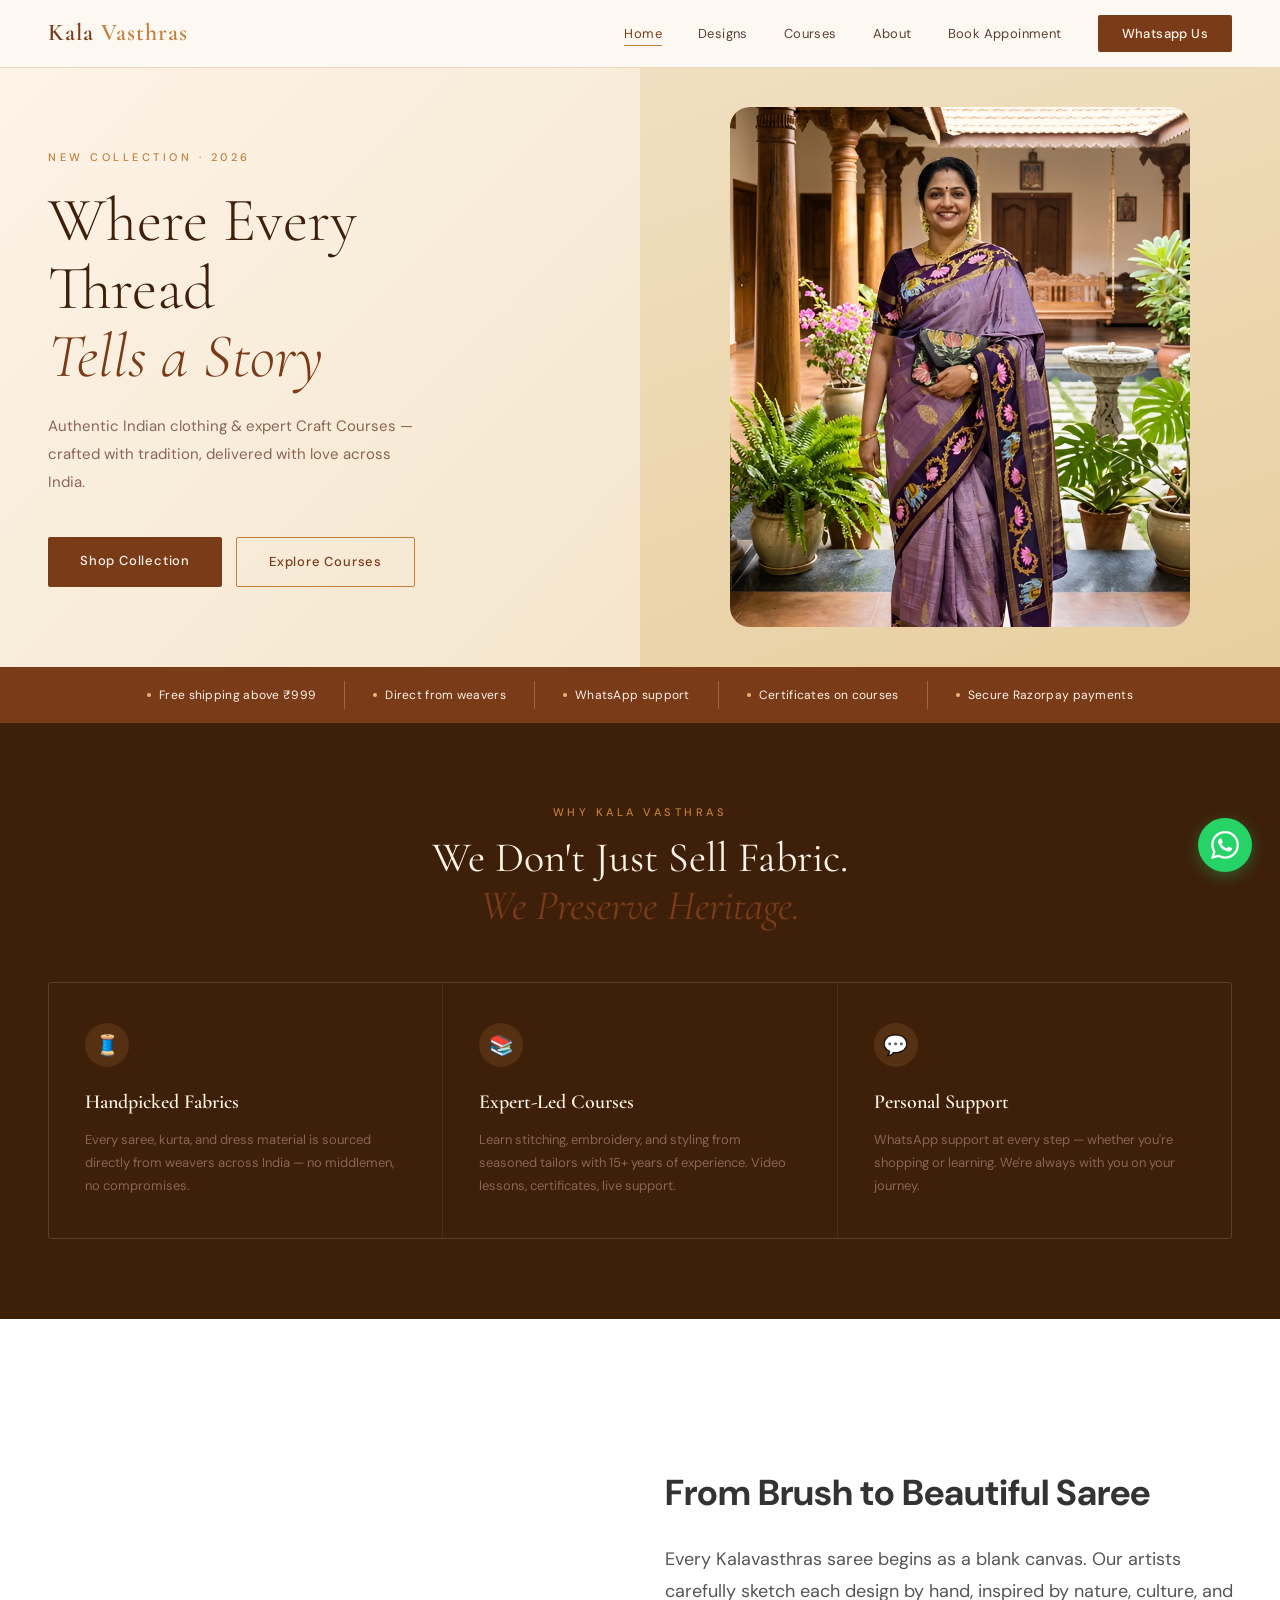
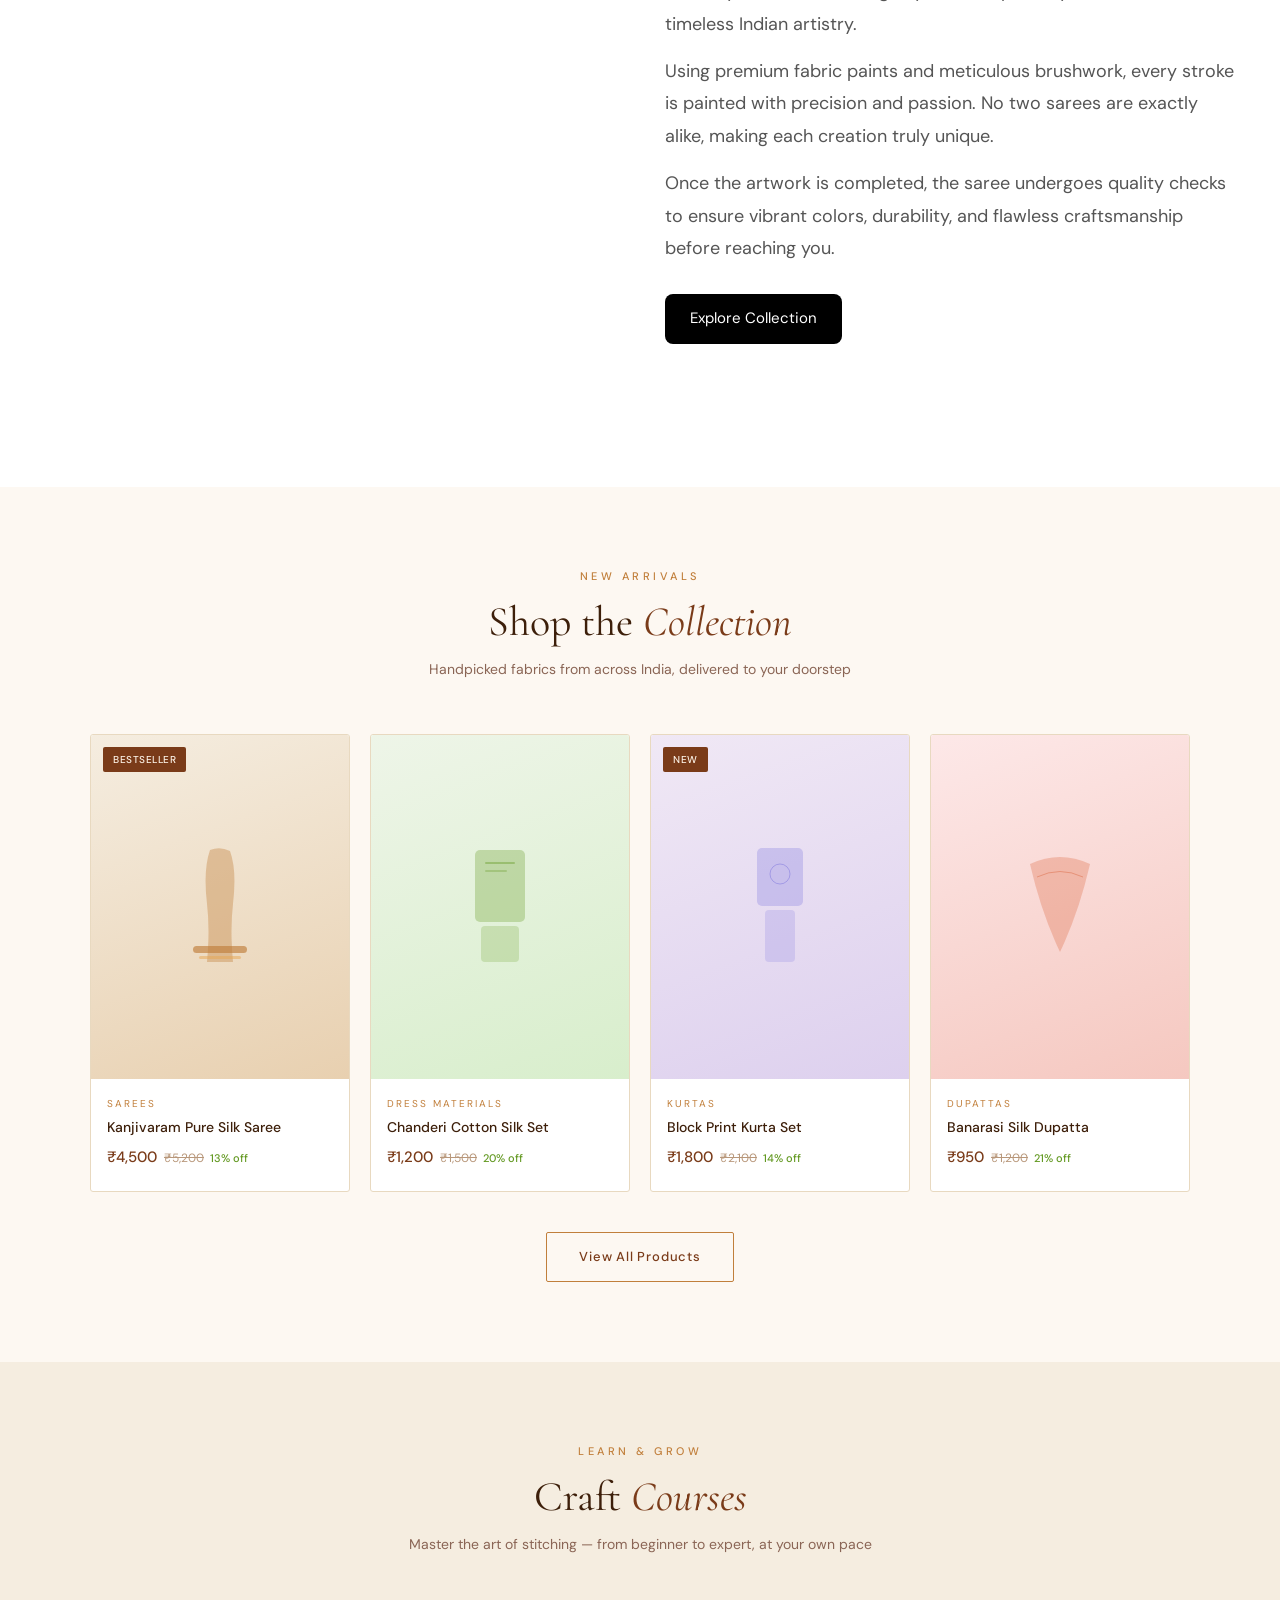
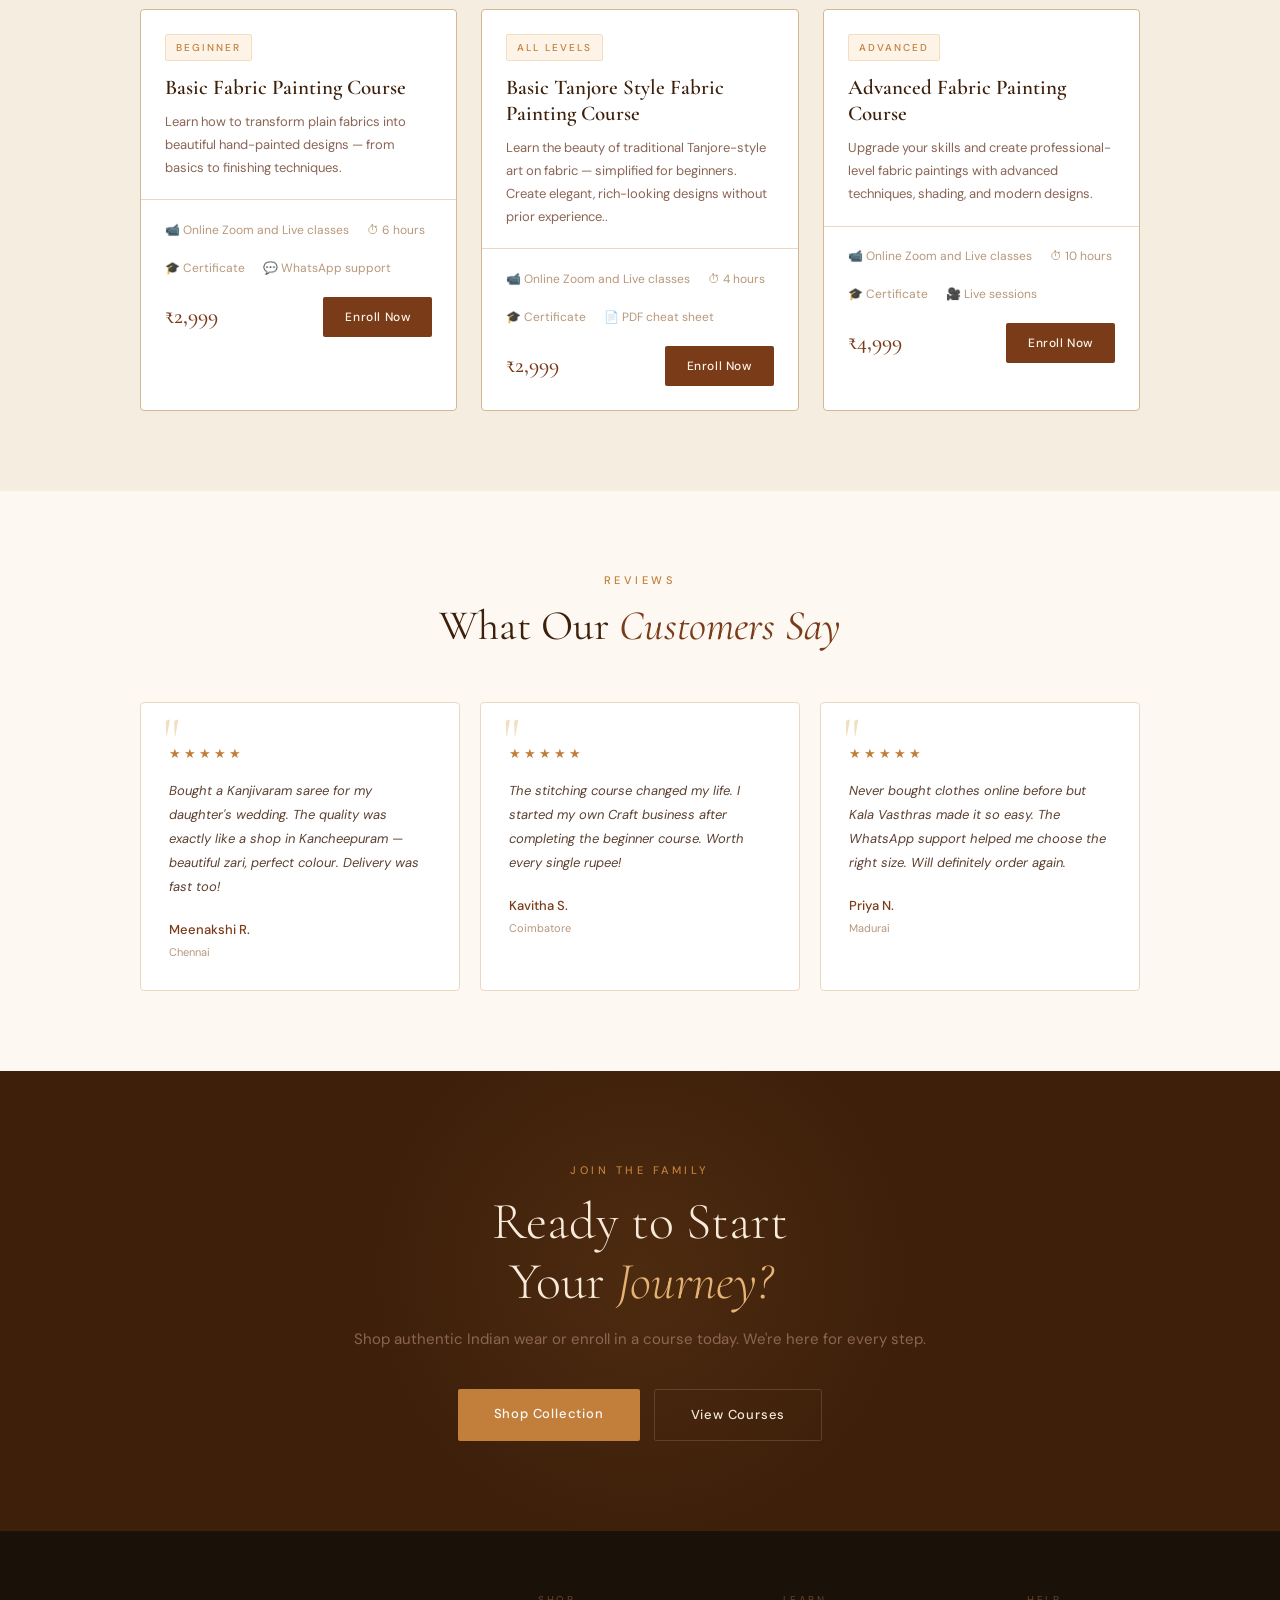
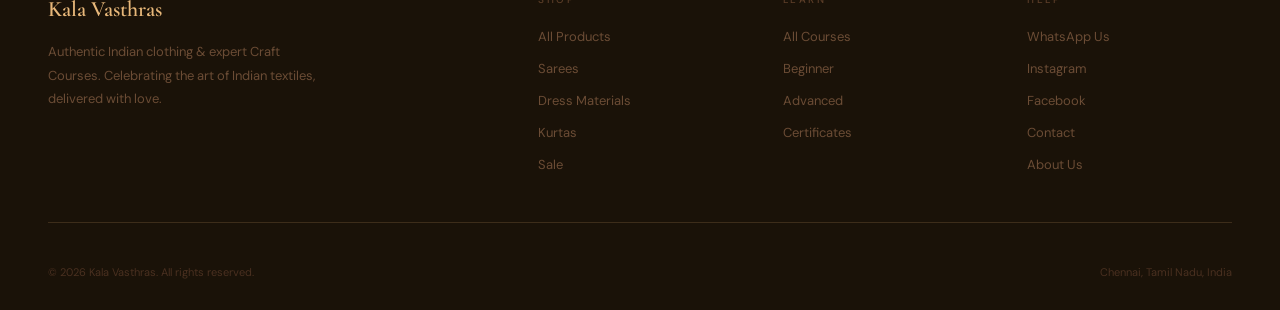
<file: index.html>
<!DOCTYPE html>
<html lang="en">
<head>
 <link rel="icon" type="image/png" href="favicon.png">
 <script src="https://cdn.amplitude.com/script/YOUR_API_KEY.js"></script>
<script>
window.amplitude.init('c92fd29fa9299b2ea6c1f42e6c81f0a0', {
  autocapture: true
});
</script>
 <!-- Meta Pixel Code -->
<script>
!function(f,b,e,v,n,t,s)
{if(f.fbq)return;n=f.fbq=function(){n.callMethod?
n.callMethod.apply(n,arguments):n.queue.push(arguments)};
if(!f._fbq)f._fbq=n;n.push=n;n.loaded=!0;n.version='2.0';
n.queue=[];t=b.createElement(e);t.async=!0;
t.src=v;s=b.getElementsByTagName(e)[0];
s.parentNode.insertBefore(t,s)}(window, document,'script',
'https://connect.facebook.net/en_US/fbevents.js');
fbq('init', '1214432614178543');
fbq('track', 'PageView');
</script>
<noscript><img height="1" width="1" style="display:none"
src="https://www.facebook.com/tr?id=1214432614178543&ev=PageView&noscript=1"
/></noscript>
<!-- End Meta Pixel Code -->
 <!-- Google Tag Manager -->
<script>(function(w,d,s,l,i){w[l]=w[l]||[];w[l].push({'gtm.start':
new Date().getTime(),event:'gtm.js'});var f=d.getElementsByTagName(s)[0],
j=d.createElement(s),dl=l!='dataLayer'?'&l='+l:'';j.async=true;j.src=
'https://www.googletagmanager.com/gtm.js?id='+i+dl;f.parentNode.insertBefore(j,f);
})(window,document,'script','dataLayer','GTM-P27Q9BTC');</script>
<!-- End Google Tag Manager -->
 <meta name="msvalidate.01" content="EA1EAB8F8F3C580999996BB711181F9E" />
 <!-- Clarity tracking code for https://www.kalavasthras.in/ -->
<script>
    (function(c,l,a,r,i,t,y){
        c[a]=c[a]||function(){(c[a].q=c[a].q||[]).push(arguments)};
        t=l.createElement(r);t.async=1;t.src="https://www.clarity.ms/tag/"+i+"?ref=bwt";
        y=l.getElementsByTagName(r)[0];y.parentNode.insertBefore(t,y);
    })(window, document, "clarity", "script", "xkloy9k4k8");
</script>
  <!-- Google tag (gtag.js) --> 
 <script async src="https://www.googletagmanager.com/gtag/js?id=AW-17309156200"></script> 
 <script> window.dataLayer = window.dataLayer || []; 
  function gtag(){dataLayer.push(arguments);} 
  gtag('js', new Date()); gtag('config', 'AW-17309156200');
 </script>
 <!-- Event snippet for Purchase conversion page -->
 <script> gtag('event', 'conversion', { 'send_to': 'AW-17309156200/HTDDCOvtnq4cEOiG071A', 'value': 1.0, 'currency': 'INR', 'transaction_id': '' 
 // 'new_customer': true /* calculate dynamically, populate with true/false */, }); 
  </script>
  <meta charset="UTF-8">
  <meta name="viewport" content="width=device-width, initial-scale=1.0">
  <title>Kala Vasthras | Authentic Indian Painted Sarees, Clothing & Craft Courses</title>
  <meta name="description" content="Shop handpainted sarees, kurtas, dress materials and enroll in expert Craft Courses at Kala Vasthras. Free shipping above ₹999. Delivering across India.">
  <link rel="stylesheet" href="style.css">
  <style>
    /* HERO */
    .hero {
      display: grid;
      grid-template-columns: 1fr 1fr;
      min-height: 520px;
      background: linear-gradient(135deg, var(--cream-light) 0%, var(--cream-dark) 100%);
      overflow: hidden;
    }
    .hero-left {
      padding: 80px 56px 80px 48px;
      display: flex;
      flex-direction: column;
      justify-content: center;
    }
    .hero-tag {
      font-size: 11px;
      letter-spacing: 3.5px;
      text-transform: uppercase;
      color: var(--brown-mid);
      font-weight: 500;
      margin-bottom: 20px;
    }
    .hero-h1 {
      font-family: 'Cormorant Garamond', serif;
      font-size: 62px;
      font-weight: 300;
      line-height: 1.1;
      color: var(--brown-deep);
      margin-bottom: 22px;
    }
    .hero-h1 em { font-style: italic; color: var(--brown-dark); }
    .hero-sub {
      font-size: 15px;
      line-height: 1.85;
      color: var(--text-muted);
      max-width: 380px;
      margin-bottom: 40px;
    }
    .hero-btns { display: flex; gap: 14px; flex-wrap: wrap; }
    .hero-right {
      position: relative;
      display: flex;
      align-items: center;
      justify-content: center;
      overflow: hidden;
      background: linear-gradient(160deg, #f0dfc0 0%, #e8cfa0 100%);
    }
    .hero-pattern {
      position: absolute;
      inset: 0;
      opacity: 0.07;
      background-image: repeating-linear-gradient(45deg, var(--brown-dark) 0, var(--brown-dark) 1px, transparent 0, transparent 50%);
      background-size: 20px 20px;
    }

    /* VALUES */
    .values { background: var(--brown-deep); }
    .values-grid {
      display: grid;
      grid-template-columns: repeat(3, 1fr);
      gap: 1px;
      background: rgba(255,255,255,0.08);
      border: 1px solid rgba(255,255,255,0.08);
      border-radius: 4px;
      overflow: hidden;
    }
    .value-item {
      padding: 40px 36px;
      background: var(--brown-deep);
      transition: background 0.25s;
    }
    .value-item:hover { background: #4a2610; }
    .value-icon {
      width: 44px; height: 44px;
      border-radius: 50%;
      background: rgba(193,127,59,0.18);
      display: flex; align-items: center; justify-content: center;
      margin-bottom: 18px;
      font-size: 20px;
    }
    .value-title {
      font-family: 'Cormorant Garamond', serif;
      font-size: 20px;
      font-weight: 600;
      color: var(--cream-light);
      margin-bottom: 10px;
    }
    .value-desc { font-size: 13px; color: #8a6555; line-height: 1.75; }

    /* PRODUCTS */
    .products-grid {
      display: grid;
      grid-template-columns: repeat(4, 1fr);
      gap: 20px;
      max-width: 1100px;
      margin: 0 auto;
    }
    .product-card {
      background: #fff;
      border: 0.5px solid var(--border);
      border-radius: 3px;
      overflow: hidden;
      transition: transform 0.25s, box-shadow 0.25s;
      cursor: pointer;
    }
    .product-card:hover { transform: translateY(-4px); box-shadow: 0 12px 32px rgba(61,31,10,0.1); }
    .product-img {
      aspect-ratio: 3/4;
      display: flex;
      align-items: center;
      justify-content: center;
      font-size: 10px;
      color: var(--text-faint);
      letter-spacing: 2px;
      text-transform: uppercase;
      position: relative;
      overflow: hidden;
    }
    .product-badge {
      position: absolute;
      top: 12px; left: 12px;
      background: var(--brown-dark);
      color: var(--cream-light);
      font-size: 10px;
      font-weight: 500;
      padding: 4px 10px;
      border-radius: 2px;
      letter-spacing: 0.5px;
    }
    .product-info { padding: 16px 16px 20px; }
    .product-category { font-size: 10px; letter-spacing: 2px; text-transform: uppercase; color: var(--brown-mid); margin-bottom: 6px; }
    .product-name { font-size: 14px; font-weight: 500; color: var(--brown-deep); margin-bottom: 8px; line-height: 1.4; }
    .product-price { font-size: 15px; font-weight: 500; color: var(--brown-dark); }
    .product-mrp { font-size: 12px; color: var(--text-faint); text-decoration: line-through; margin-left: 7px; }
    .product-discount { font-size: 11px; color: #639922; font-weight: 500; margin-left: 6px; }
    .products-more { text-align: center; margin-top: 40px; }

    /* COURSES */
    .courses-section { background: var(--cream-mid); }
    .courses-grid {
      display: grid;
      grid-template-columns: repeat(3, 1fr);
      gap: 24px;
      max-width: 1000px;
      margin: 0 auto;
    }
    .course-card {
      background: #fff;
      border: 0.5px solid var(--border-dark);
      border-radius: 4px;
      overflow: hidden;
      transition: transform 0.25s, box-shadow 0.25s;
    }
    .course-card:hover { transform: translateY(-4px); box-shadow: 0 12px 32px rgba(61,31,10,0.1); }
    .course-header {
      padding: 24px 24px 0;
    }
    .course-level {
      font-size: 10px;
      letter-spacing: 2px;
      text-transform: uppercase;
      background: var(--cream-light);
      color: var(--brown-mid);
      padding: 4px 10px;
      border-radius: 2px;
      display: inline-block;
      margin-bottom: 14px;
      font-weight: 500;
      border: 0.5px solid var(--cream-dark);
    }
    .course-name {
      font-family: 'Cormorant Garamond', serif;
      font-size: 21px;
      font-weight: 600;
      color: var(--brown-deep);
      line-height: 1.25;
      margin-bottom: 10px;
    }
    .course-desc { font-size: 13px; color: var(--text-muted); line-height: 1.75; padding: 0 24px; }
    .course-divider { height: 0.5px; background: var(--border); margin: 20px 0; }
    .course-footer { padding: 0 24px 24px; }
    .course-stats { display: flex; gap: 18px; margin-bottom: 18px; flex-wrap: wrap; }
    .course-stat { font-size: 12px; color: var(--text-faint); display: flex; align-items: center; gap: 5px; }
    .course-stat-icon { width: 14px; height: 14px; opacity: 0.6; }
    .course-price-row { display: flex; align-items: center; justify-content: space-between; }
    .course-price { font-size: 22px; font-weight: 500; color: var(--brown-dark); font-family: 'Cormorant Garamond', serif; }
    .course-enroll {
      background: var(--brown-dark);
      color: var(--cream-light);
      font-size: 12px;
      font-weight: 500;
      padding: 10px 22px;
      border-radius: 2px;
      border: none;
      letter-spacing: 0.6px;
      cursor: pointer;
      text-decoration: none;
      display: inline-block;
      transition: background 0.2s;
    }
    .course-enroll:hover { background: var(--brown-deep); }

    /* TESTIMONIALS */
    .testimonials-grid {
      display: grid;
      grid-template-columns: repeat(3, 1fr);
      gap: 20px;
      max-width: 1000px;
      margin: 0 auto;
    }
    .testi-card {
      background: #fff;
      border: 0.5px solid var(--border);
      border-radius: 4px;
      padding: 28px;
      position: relative;
    }
    .testi-quote {
      font-family: 'Cormorant Garamond', serif;
      font-size: 60px;
      line-height: 0.6;
      color: var(--cream-dark);
      position: absolute;
      top: 18px; left: 22px;
      font-weight: 300;
    }
    .testi-stars { color: var(--brown-mid); font-size: 13px; letter-spacing: 3px; margin-bottom: 14px; margin-top: 12px; }
    .testi-text { font-size: 13px; color: var(--text-mid); line-height: 1.85; font-style: italic; margin-bottom: 20px; }
    .testi-author { font-size: 13px; font-weight: 500; color: var(--brown-dark); }
    .testi-location { font-size: 11px; color: var(--text-faint); margin-top: 2px; }

    /* CTA BANNER */
    .cta-banner {
      background: var(--brown-deep);
      padding: 90px 48px;
      text-align: center;
      position: relative;
      overflow: hidden;
    }
    .cta-banner::before {
      content: '';
      position: absolute;
      top: -100px; left: 50%;
      transform: translateX(-50%);
      width: 600px; height: 600px;
      border-radius: 50%;
      background: radial-gradient(circle, rgba(193,127,59,0.12) 0%, transparent 65%);
      pointer-events: none;
    }
    .cta-title {
      font-family: 'Cormorant Garamond', serif;
      font-size: 52px;
      font-weight: 300;
      color: var(--cream-light);
      margin-bottom: 16px;
      line-height: 1.15;
    }
    .cta-title em { font-style: italic; color: var(--brown-light); }
    .cta-sub { font-size: 15px; color: #8a6555; margin-bottom: 36px; }
    .cta-btns { display: flex; justify-content: center; gap: 14px; flex-wrap: wrap; }
    .btn-gold {
      background: var(--brown-mid);
      color: #fff;
      padding: 14px 36px;
      border-radius: 2px;
      font-size: 13px;
      font-weight: 500;
      letter-spacing: 0.8px;
      border: none;
      cursor: pointer;
      text-decoration: none;
      display: inline-block;
      transition: background 0.2s;
    }
    .btn-gold:hover { background: var(--brown-light); }
    .btn-ghost {
      background: transparent;
      color: var(--cream-mid);
      padding: 14px 36px;
      border-radius: 2px;
      font-size: 13px;
      font-weight: 500;
      letter-spacing: 0.8px;
      border: 1px solid #5c3e28;
      cursor: pointer;
      text-decoration: none;
      display: inline-block;
      transition: border-color 0.2s, color 0.2s;
    }
    .btn-ghost:hover { border-color: #8a6555; color: var(--cream-light); }

    /* RESPONSIVE */
    @media (max-width: 1000px) {
      .products-grid { grid-template-columns: repeat(2, 1fr); }
      .courses-grid { grid-template-columns: 1fr; max-width: 480px; }
      .testimonials-grid { grid-template-columns: 1fr; max-width: 480px; }
    }
    @media (max-width: 800px) {
      .hero { grid-template-columns: 1fr; }
      .hero-right { display: none; }
      .hero-left { padding: 60px 24px; }
      .hero-h1 { font-size: 44px; }
      .values-grid { grid-template-columns: 1fr; gap: 0; }
    }
    @media (max-width: 600px) {
      .products-grid { grid-template-columns: 1fr 1fr; gap: 12px; }
      .hero-h1 { font-size: 36px; }
      .cta-title { font-size: 36px; }
    }
   .story-section{
    padding:80px 20px;
    background:#fff;
}

.story-container{
    max-width:1200px;
    margin:auto;
    display:flex;
    align-items:center;
    gap:50px;
}

.video-side,
.content-side{
    flex:1;
}

.video-side iframe{
    width:100%;
    height:600px;
    border-radius:15px;
}

.content-side h2{
    font-size:36px;
    margin-bottom:20px;
    color:#333;
}

.content-side p{
    font-size:18px;
    line-height:1.8;
    color:#555;
    margin-bottom:15px;
}

.story-btn{
    display:inline-block;
    padding:12px 25px;
    background:#000;
    color:#fff;
    text-decoration:none;
    border-radius:8px;
    margin-top:15px;
}

.story-btn:hover{
    opacity:0.9;
}

/* Mobile */
@media(max-width:768px){
    .story-container{
        flex-direction:column;
    }

    .video-side iframe{
        height:450px;
    }

    .content-side h2{
        font-size:28px;
    }

    .content-side p{
        font-size:16px;
    }
}
  </style>
</head>
<body>
<!-- Google Tag Manager (noscript) -->
<noscript><iframe src="https://www.googletagmanager.com/ns.html?id=GTM-P27Q9BTC"
height="0" width="0" style="display:none;visibility:hidden"></iframe></noscript>
<!-- End Google Tag Manager (noscript) -->
<!-- NAV -->
<nav>
  <a href="index.html" class="nav-logo">Kala <span>Vasthras</span></a>
  <ul class="nav-links" id="navLinks">
    <li><a href="index.html" class="active">Home</a></li>
    <li><a href="shop.html">Designs</a></li>
    <li><a href="courses.html">Courses</a></li>
    <li><a href="about.html">About</a></li>
    <li><a href="contact.html">Book Appoinment</a></li>
    <li><a href="https://wa.me/919159769529" class="nav-cta">Whatsapp Us</a></li>
  </ul>
  <div class="nav-hamburger" id="hamburger" onclick="toggleNav()">
    <span></span><span></span><span></span>
  </div>
</nav>

<!-- HERO -->
<section class="hero">
  <div class="hero-left fade-up">
    <div class="hero-tag fade-up fade-up-1">New Collection · 2026</div>
    <h1 class="hero-h1 fade-up fade-up-2">Where Every<br>Thread<br><em>Tells a Story</em></h1>
    <p class="hero-sub fade-up fade-up-3">Authentic Indian clothing & expert Craft Courses — crafted with tradition, delivered with love across India.</p>
    <div class="hero-btns fade-up fade-up-4">
      <a href="shop.html" class="btn-primary">Shop Collection</a>
      <a href="courses.html" class="btn-outline">Explore Courses</a>
    </div>
  </div>
  <div class="hero-right">
      <img src="kalavasthra home image.webp" alt="Kalavasthra Hero Image" class="hero-img">
  </div>
</section>

<!-- TRUST BAR -->
<div class="trust-bar">
  <div class="trust-item"><div class="trust-dot"></div>Free shipping above ₹999</div>
  <div class="trust-item"><div class="trust-dot"></div>Direct from weavers</div>
  <div class="trust-item"><div class="trust-dot"></div>WhatsApp support</div>
  <div class="trust-item"><div class="trust-dot"></div>Certificates on courses</div>
  <div class="trust-item"><div class="trust-dot"></div>Secure Razorpay payments</div>
</div>

<!-- VALUES -->
<section class="section values">
  <div class="section-header">
    <span class="eyebrow" style="color:#c17f3b;">Why Kala Vasthras</span>
    <h2 class="section-title" style="color:var(--cream-light);">We Don't Just Sell Fabric.<br><em>We Preserve Heritage.</em></h2>
  </div>
  <div class="values-grid">
    <div class="value-item">
      <div class="value-icon">🧵</div>
      <div class="value-title">Handpicked Fabrics</div>
      <div class="value-desc">Every saree, kurta, and dress material is sourced directly from weavers across India — no middlemen, no compromises.</div>
    </div>
    <div class="value-item">
      <div class="value-icon">📚</div>
      <div class="value-title">Expert-Led Courses</div>
      <div class="value-desc">Learn stitching, embroidery, and styling from seasoned tailors with 15+ years of experience. Video lessons, certificates, live support.</div>
    </div>
    <div class="value-item">
      <div class="value-icon">💬</div>
      <div class="value-title">Personal Support</div>
      <div class="value-desc">WhatsApp support at every step — whether you're shopping or learning. We're always with you on your journey.</div>
    </div>
  </div>
</section>

<!-- PRODUCTS -->
 <section class="story-section">
    <div class="story-container">

        <div class="video-side">
            <!-- Replace with your Instagram Reel Embed -->
            <iframe
                src="https://www.instagram.com/reel/DV3GeBjkske/?utm_source=ig_web_copy_link&igsh=MzRlODBiNWFlZA=="
                frameborder="0"
                scrolling="no"
                allowtransparency="true">
            </iframe>
        </div>

        <div class="content-side">
            <h2>From Brush to Beautiful Saree</h2>

            <p>
                Every Kalavasthras saree begins as a blank canvas. Our artists
                carefully sketch each design by hand, inspired by nature,
                culture, and timeless Indian artistry.
            </p>

            <p>
                Using premium fabric paints and meticulous brushwork, every
                stroke is painted with precision and passion. No two sarees are
                exactly alike, making each creation truly unique.
            </p>

            <p>
                Once the artwork is completed, the saree undergoes quality
                checks to ensure vibrant colors, durability, and flawless
                craftsmanship before reaching you.
            </p>

            <a href="https://www.kalavasthras.in/shop.html" class="story-btn">
                Explore Collection
            </a>
        </div>

    </div>
</section>
<section class="section" style="background:var(--cream-base);">
  <div class="section-header">
    <span class="eyebrow">New Arrivals</span>
    <h2 class="section-title">Shop the <em>Collection</em></h2>
    <p class="section-sub">Handpicked fabrics from across India, delivered to your doorstep</p>
  </div>
  <div class="products-grid">

    <div class="product-card" onclick="location.href='shop.html'">
      <div class="product-img" style="background:linear-gradient(160deg,#f5ede0,#e8d0b0);">
        <span class="product-badge">Bestseller</span>
        <svg width="90" height="130" viewBox="0 0 90 130"><path d="M35 8 Q45 4 55 9 Q62 28 58 62 Q55 88 58 120 L32 120 Q35 88 32 62 Q28 28 35 8Z" fill="#c17f3b" opacity="0.38"/><rect x="18" y="104" width="54" height="7" rx="3.5" fill="#c17f3b" opacity="0.65"/><rect x="24" y="114" width="42" height="3" rx="1.5" fill="#e8a855" opacity="0.5"/></svg>
      </div>
      <div class="product-info">
        <div class="product-category">Sarees</div>
        <div class="product-name">Kanjivaram Pure Silk Saree</div>
        <div><span class="product-price">₹4,500</span><span class="product-mrp">₹5,200</span><span class="product-discount">13% off</span></div>
      </div>
    </div>

    <div class="product-card" onclick="location.href='shop.html'">
      <div class="product-img" style="background:linear-gradient(160deg,#eef5e8,#d8eecc);">
        <svg width="90" height="130" viewBox="0 0 90 130"><rect x="20" y="8" width="50" height="72" rx="5" fill="#639922" opacity="0.3"/><rect x="26" y="84" width="38" height="36" rx="4" fill="#639922" opacity="0.22"/><rect x="30" y="20" width="30" height="2" rx="1" fill="#639922" opacity="0.4"/><rect x="30" y="28" width="22" height="2" rx="1" fill="#639922" opacity="0.3"/></svg>
      </div>
      <div class="product-info">
        <div class="product-category">Dress Materials</div>
        <div class="product-name">Chanderi Cotton Silk Set</div>
        <div><span class="product-price">₹1,200</span><span class="product-mrp">₹1,500</span><span class="product-discount">20% off</span></div>
      </div>
    </div>

    <div class="product-card" onclick="location.href='shop.html'">
      <div class="product-img" style="background:linear-gradient(160deg,#f0e8f5,#ddd0ee);">
        <span class="product-badge">New</span>
        <svg width="90" height="130" viewBox="0 0 90 130"><rect x="22" y="6" width="46" height="58" rx="5" fill="#7F77DD" opacity="0.3"/><rect x="30" y="68" width="30" height="52" rx="4" fill="#7F77DD" opacity="0.22"/><circle cx="45" cy="32" r="10" fill="none" stroke="#7F77DD" stroke-width="1" opacity="0.5"/></svg>
      </div>
      <div class="product-info">
        <div class="product-category">Kurtas</div>
        <div class="product-name">Block Print Kurta Set</div>
        <div><span class="product-price">₹1,800</span><span class="product-mrp">₹2,100</span><span class="product-discount">14% off</span></div>
      </div>
    </div>

    <div class="product-card" onclick="location.href='shop.html'">
      <div class="product-img" style="background:linear-gradient(160deg,#fde8e8,#f5c8c0);">
        <svg width="90" height="130" viewBox="0 0 90 130"><path d="M15 22 Q45 8 75 22 Q64 70 45 110 Q26 70 15 22Z" fill="#D85A30" opacity="0.28"/><path d="M22 35 Q45 24 68 35" fill="none" stroke="#D85A30" stroke-width="1" opacity="0.4"/></svg>
      </div>
      <div class="product-info">
        <div class="product-category">Dupattas</div>
        <div class="product-name">Banarasi Silk Dupatta</div>
        <div><span class="product-price">₹950</span><span class="product-mrp">₹1,200</span><span class="product-discount">21% off</span></div>
      </div>
    </div>

  </div>
  <div class="products-more">
    <a href="shop.html" class="btn-outline">View All Products</a>
  </div>
</section>

<!-- COURSES -->
<section class="section courses-section">
  <div class="section-header">
    <span class="eyebrow">Learn & Grow</span>
    <h2 class="section-title">Craft <em>Courses</em></h2>
    <p class="section-sub">Master the art of stitching — from beginner to expert, at your own pace</p>
  </div>
  <div class="courses-grid">

    <div class="course-card">
      <div class="course-header">
        <span class="course-level">Beginner</span>
        <div class="course-name">Basic Fabric Painting Course</div>
      </div>
      <p class="course-desc">Learn how to transform plain fabrics into beautiful hand-painted designs — from basics to finishing techniques.</p>
      <div class="course-divider"></div>
      <div class="course-footer">
        <div class="course-stats">
          <div class="course-stat">📹 Online Zoom and Live classes</div>
          <div class="course-stat">⏱ 6 hours</div>
          <div class="course-stat">🎓 Certificate</div>
          <div class="course-stat">💬 WhatsApp support</div>
        </div>
        <div class="course-price-row">
          <span class="course-price">₹2,999</span>
          <a href="courses.html" class="course-enroll">Enroll Now</a>
        </div>
      </div>
    </div>

    <div class="course-card">
      <div class="course-header">
        <span class="course-level">All Levels</span>
        <div class="course-name">Basic Tanjore Style Fabric Painting Course</div>
      </div>
      <p class="course-desc">Learn the beauty of traditional Tanjore-style art on fabric — simplified for beginners. Create elegant, rich-looking designs without prior experience..</p>
      <div class="course-divider"></div>
      <div class="course-footer">
        <div class="course-stats">
          <div class="course-stat">📹 Online Zoom and Live classes</div>
          <div class="course-stat">⏱ 4 hours</div>
          <div class="course-stat">🎓 Certificate</div>
          <div class="course-stat">📄 PDF cheat sheet</div>
        </div>
        <div class="course-price-row">
          <span class="course-price">₹2,999</span>
          <a href="courses.html" class="course-enroll">Enroll Now</a>
        </div>
      </div>
    </div>

    <div class="course-card">
      <div class="course-header">
        <span class="course-level">Advanced</span>
        <div class="course-name">Advanced Fabric Painting Course</div>
      </div>
      <p class="course-desc">Upgrade your skills and create professional-level fabric paintings with advanced techniques, shading, and modern designs.</p>
      <div class="course-divider"></div>
      <div class="course-footer">
        <div class="course-stats">
          <div class="course-stat">📹 Online Zoom and Live classes</div>
          <div class="course-stat">⏱ 10 hours</div>
          <div class="course-stat">🎓 Certificate</div>
          <div class="course-stat">🎥 Live sessions</div>
        </div>
        <div class="course-price-row">
          <span class="course-price">₹4,999</span>
          <a href="courses.html" class="course-enroll">Enroll Now</a>
        </div>
      </div>
    </div>

  </div>
</section>

<!-- TESTIMONIALS -->
<section class="section" style="background:var(--cream-base);">
  <div class="section-header">
    <span class="eyebrow">Reviews</span>
    <h2 class="section-title">What Our <em>Customers Say</em></h2>
  </div>
  <div class="testimonials-grid">
    <div class="testi-card">
      <div class="testi-quote">"</div>
      <div class="testi-stars">★★★★★</div>
      <p class="testi-text">Bought a Kanjivaram saree for my daughter's wedding. The quality was exactly like a shop in Kancheepuram — beautiful zari, perfect colour. Delivery was fast too!</p>
      <div class="testi-author">Meenakshi R.</div>
      <div class="testi-location">Chennai</div>
    </div>
    <div class="testi-card">
      <div class="testi-quote">"</div>
      <div class="testi-stars">★★★★★</div>
      <p class="testi-text">The stitching course changed my life. I started my own Craft business after completing the beginner course. Worth every single rupee!</p>
      <div class="testi-author">Kavitha S.</div>
      <div class="testi-location">Coimbatore</div>
    </div>
    <div class="testi-card">
      <div class="testi-quote">"</div>
      <div class="testi-stars">★★★★★</div>
      <p class="testi-text">Never bought clothes online before but Kala Vasthras made it so easy. The WhatsApp support helped me choose the right size. Will definitely order again.</p>
      <div class="testi-author">Priya N.</div>
      <div class="testi-location">Madurai</div>
    </div>
  </div>
</section>
</div>

<!-- CTA BANNER -->
<section class="cta-banner">
  <span class="eyebrow">Join the Family</span>
  <h2 class="cta-title">Ready to Start<br>Your <em>Journey?</em></h2>
  <p class="cta-sub">Shop authentic Indian wear or enroll in a course today. We're here for every step.</p>
  <div class="cta-btns">
    <a href="shop.html" class="btn-gold">Shop Collection</a>
    <a href="courses.html" class="btn-ghost">View Courses</a>
  </div>
</section>

<!-- FOOTER -->
<footer>
  <div class="footer-top">
    <div>
      <span class="footer-brand">Kala Vasthras</span>
      <p class="footer-desc">Authentic Indian clothing & expert Craft Courses. Celebrating the art of Indian textiles, delivered with love.</p>
    </div>
    <div>
      <div class="footer-col-title">Shop</div>
      <a href="shop.html" class="footer-link">All Products</a>
      <a href="shop.html" class="footer-link">Sarees</a>
      <a href="shop.html" class="footer-link">Dress Materials</a>
      <a href="shop.html" class="footer-link">Kurtas</a>
      <a href="shop.html" class="footer-link">Sale</a>
    </div>
    <div>
      <div class="footer-col-title">Learn</div>
      <a href="courses.html" class="footer-link">All Courses</a>
      <a href="courses.html" class="footer-link">Beginner</a>
      <a href="courses.html" class="footer-link">Advanced</a>
      <a href="courses.html" class="footer-link">Certificates</a>
    </div>
    <div>
      <div class="footer-col-title">Help</div>
      <a href="https://wa.me/919159769529" class="footer-link">WhatsApp Us</a>
      <a href="contact.html" class="footer-link">Instagram</a>
      <a href="contact.html" class="footer-link">Facebook</a>
      <a href="contact.html" class="footer-link">Contact</a>
      <a href="about.html" class="footer-link">About Us</a>
    </div>
  </div>
  <div class="footer-bottom">
    <span>© 2026 Kala Vasthras. All rights reserved.</span>
    <span>Chennai, Tamil Nadu, India</span>
  </div>
</footer>

<!-- WhatsApp Float -->
<a class="wa-float" href="https://wa.me/919159769529" target="_blank" title="Chat on WhatsApp">
  <svg viewBox="0 0 24 24" xmlns="http://www.w3.org/2000/svg"><path d="M17.472 14.382c-.297-.149-1.758-.867-2.03-.967-.273-.099-.471-.148-.67.15-.197.297-.767.966-.94 1.164-.173.199-.347.223-.644.075-.297-.15-1.255-.463-2.39-1.475-.883-.788-1.48-1.761-1.653-2.059-.173-.297-.018-.458.13-.606.134-.133.298-.347.446-.52.149-.174.198-.298.298-.497.099-.198.05-.371-.025-.52-.075-.149-.669-1.612-.916-2.207-.242-.579-.487-.5-.669-.51-.173-.008-.371-.01-.57-.01-.198 0-.52.074-.792.372-.272.297-1.04 1.016-1.04 2.479 0 1.462 1.065 2.875 1.213 3.074.149.198 2.096 3.2 5.077 4.487.709.306 1.262.489 1.694.625.712.227 1.36.195 1.871.118.571-.085 1.758-.719 2.006-1.413.248-.694.248-1.289.173-1.413-.074-.124-.272-.198-.57-.347m-5.421 7.403h-.004a9.87 9.87 0 01-5.031-1.378l-.361-.214-3.741.982.998-3.648-.235-.374a9.86 9.86 0 01-1.51-5.26c.001-5.45 4.436-9.884 9.888-9.884 2.64 0 5.122 1.03 6.988 2.898a9.825 9.825 0 012.893 6.994c-.003 5.45-4.437 9.884-9.885 9.884m8.413-18.297A11.815 11.815 0 0012.05 0C5.495 0 .16 5.335.157 11.892c0 2.096.547 4.142 1.588 5.945L.057 24l6.305-1.654a11.882 11.882 0 005.683 1.448h.005c6.554 0 11.89-5.335 11.893-11.893a11.821 11.821 0 00-3.48-8.413z"/></svg>
</a>

<script>
function toggleNav() {
  document.getElementById('navLinks').classList.toggle('open');
}
</script>
</body>
</html>
</file>
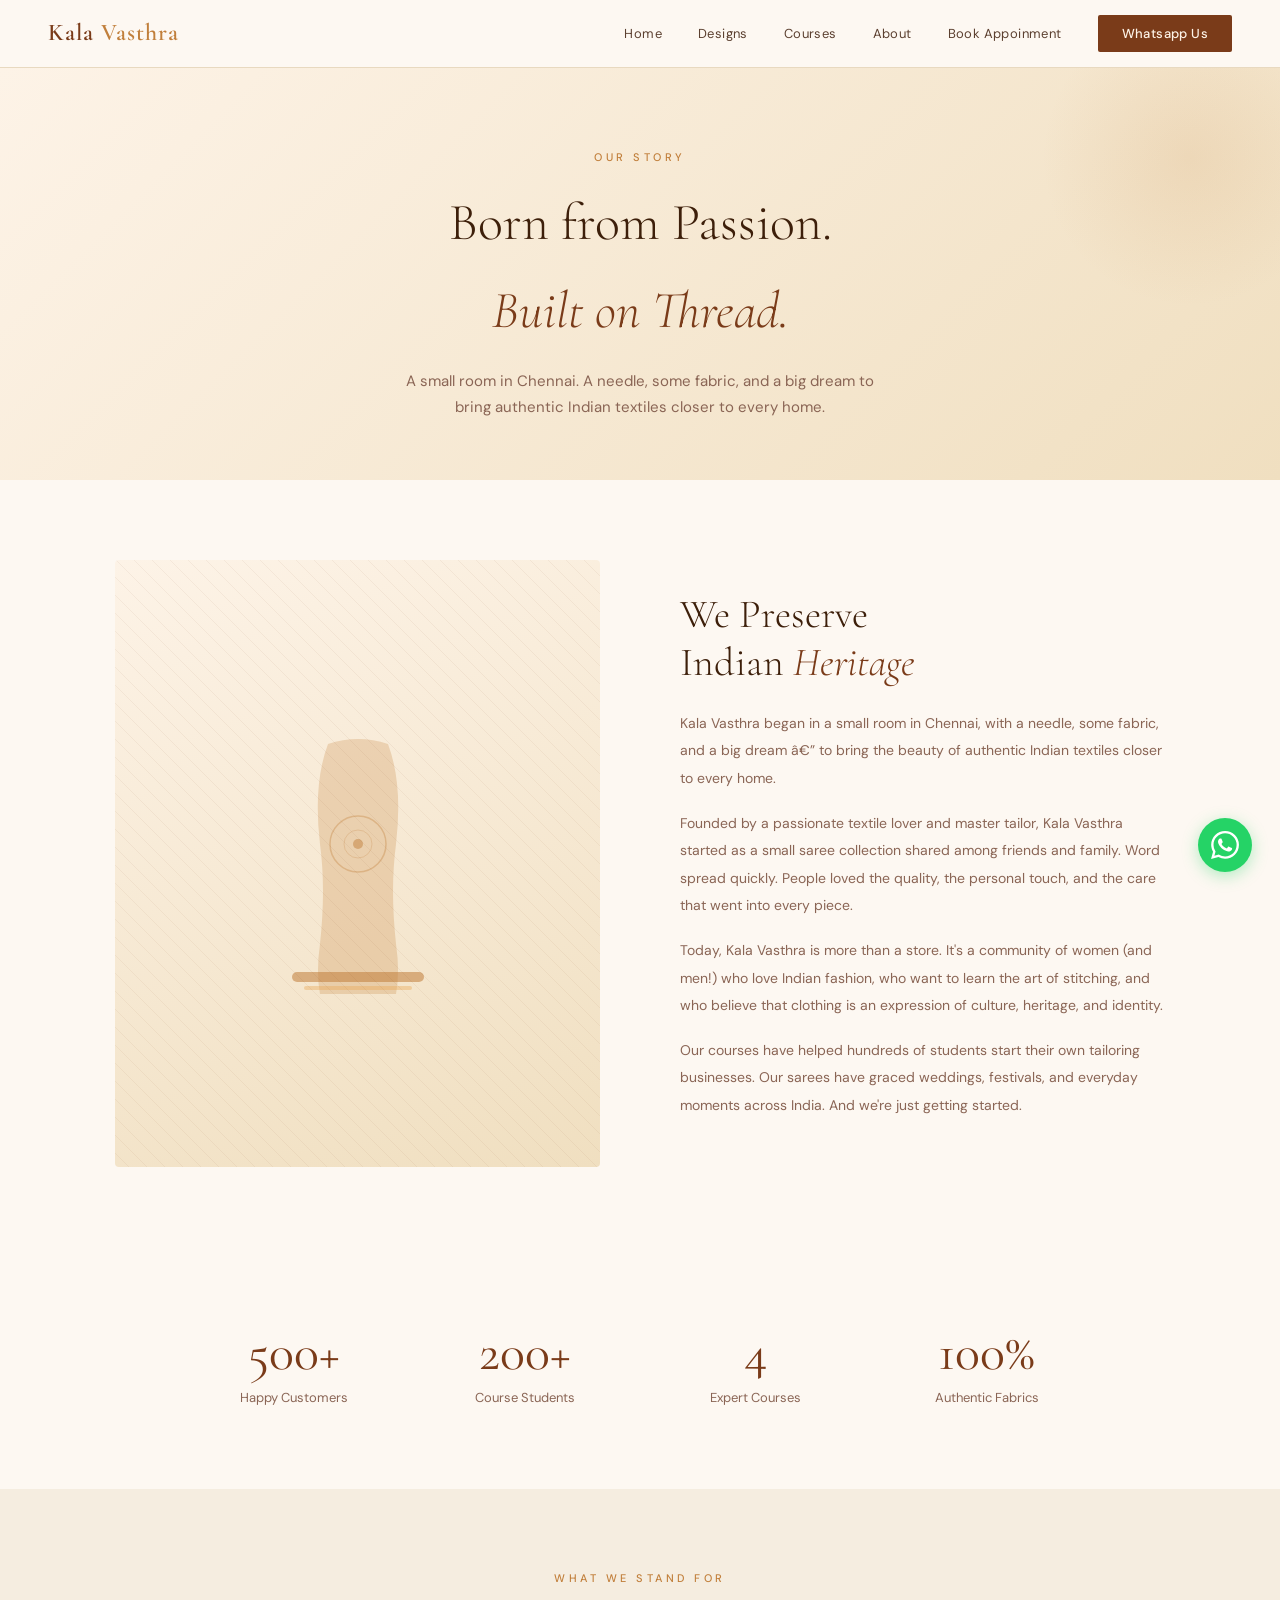
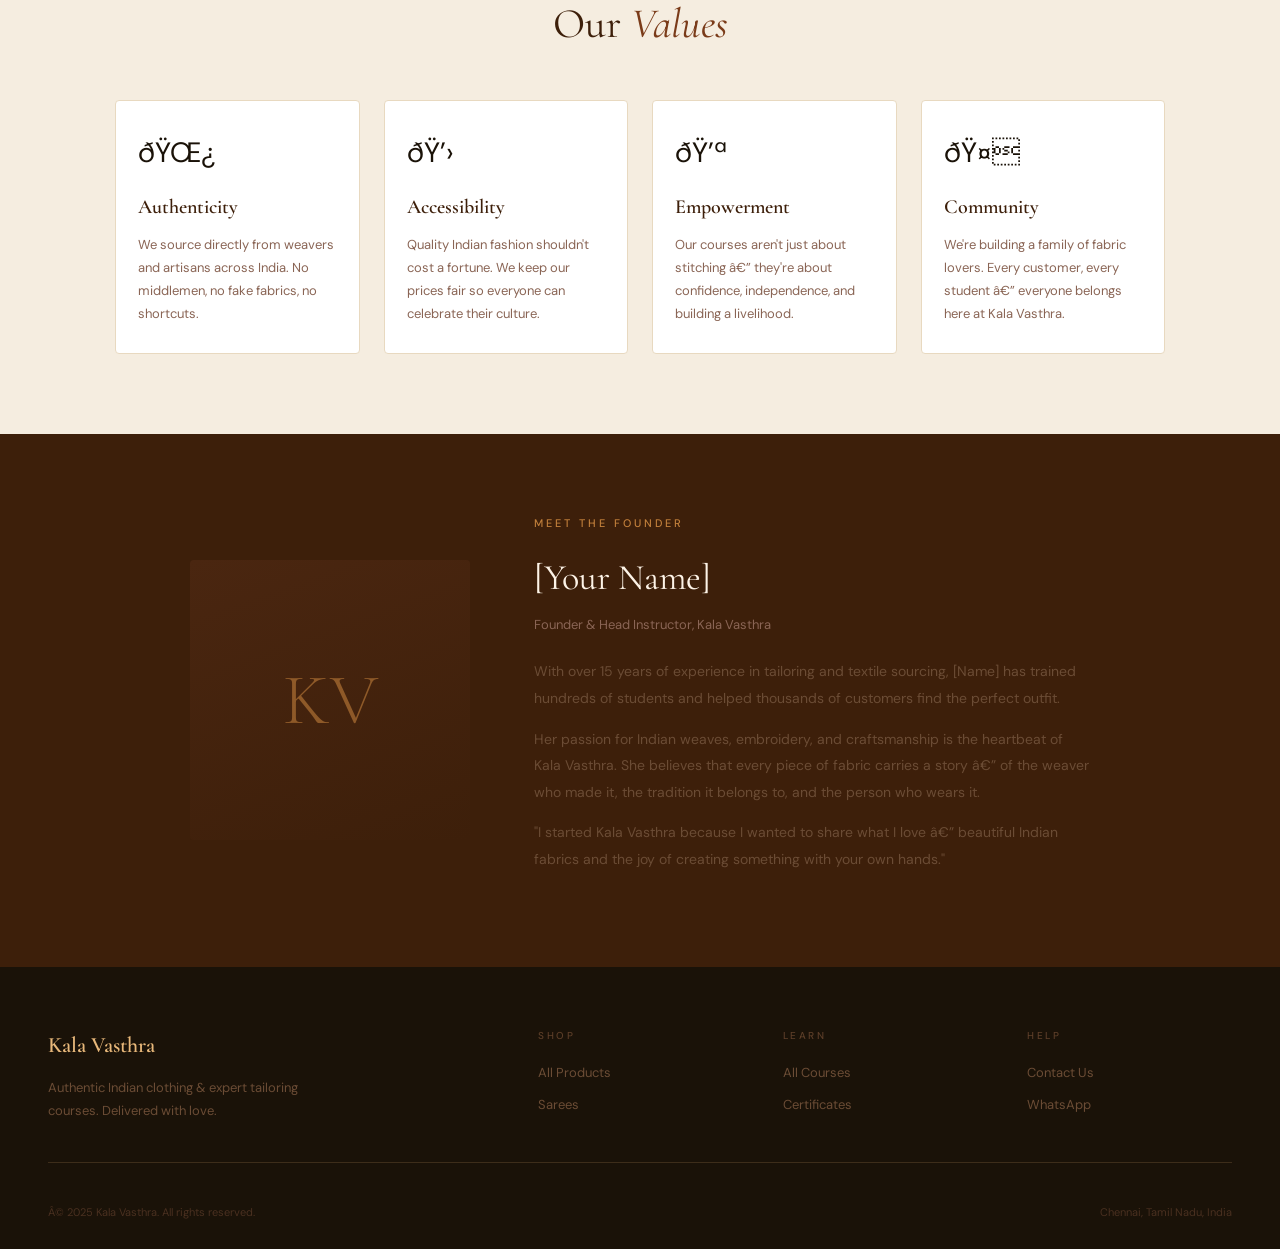
<file: about.html>
<!DOCTYPE html>
<html lang="en">
<head>
   <link rel="icon" type="image/png" href="favicon.png">
   <script src="https://cdn.amplitude.com/script/YOUR_API_KEY.js"></script>
<script>
window.amplitude.init('c92fd29fa9299b2ea6c1f42e6c81f0a0', {
  autocapture: true
});
</script>
  <!-- Meta Pixel Code -->
<script>
!function(f,b,e,v,n,t,s)
{if(f.fbq)return;n=f.fbq=function(){n.callMethod?
n.callMethod.apply(n,arguments):n.queue.push(arguments)};
if(!f._fbq)f._fbq=n;n.push=n;n.loaded=!0;n.version='2.0';
n.queue=[];t=b.createElement(e);t.async=!0;
t.src=v;s=b.getElementsByTagName(e)[0];
s.parentNode.insertBefore(t,s)}(window, document,'script',
'https://connect.facebook.net/en_US/fbevents.js');
fbq('init', '1214432614178543');
fbq('track', 'PageView');
</script>
<noscript><img height="1" width="1" style="display:none"
src="https://www.facebook.com/tr?id=1214432614178543&ev=PageView&noscript=1"
/></noscript>
<!-- End Meta Pixel Code -->
  <!-- Google Tag Manager -->
<script>(function(w,d,s,l,i){w[l]=w[l]||[];w[l].push({'gtm.start':
new Date().getTime(),event:'gtm.js'});var f=d.getElementsByTagName(s)[0],
j=d.createElement(s),dl=l!='dataLayer'?'&l='+l:'';j.async=true;j.src=
'https://www.googletagmanager.com/gtm.js?id='+i+dl;f.parentNode.insertBefore(j,f);
})(window,document,'script','dataLayer','GTM-P27Q9BTC');</script>
<!-- End Google Tag Manager -->
  <!-- Google tag (gtag.js) --> 
  <script async src="https://www.googletagmanager.com/gtag/js?id=AW-17309156200"></script> 
  <script> window.dataLayer = window.dataLayer || [];
    function gtag(){dataLayer.push(arguments);}
    gtag('js', new Date()); gtag('config', 'AW-17309156200'); 
  </script>
  <meta charset="UTF-8">
  <meta name="viewport" content="width=device-width, initial-scale=1.0">
  <title>Our Story | Kala Vasthra</title>
  <meta name="description" content="Kala Vasthra is a Chennai-based Indian clothing brand and tailoring course platform, founded to celebrate authentic Indian fashion and empower through skill.">
  <link rel="stylesheet" href="style.css">
  <style>
    .story-section { background: var(--cream-base); }
    .story-grid { display: grid; grid-template-columns: 1fr 1fr; gap: 80px; align-items: center; max-width: 1050px; margin: 0 auto; }
    .story-img { aspect-ratio: 4/5; background: linear-gradient(160deg, var(--cream-light), var(--cream-dark)); border-radius: 4px; display: flex; align-items: center; justify-content: center; overflow: hidden; position: relative; }
    .story-img-pattern { position: absolute; inset: 0; opacity: 0.06; background-image: repeating-linear-gradient(45deg, var(--brown-dark) 0, var(--brown-dark) 1px, transparent 0, transparent 50%); background-size: 18px 18px; }
    .story-text {}
    .story-title { font-family: 'Cormorant Garamond', serif; font-size: 40px; font-weight: 300; color: var(--brown-deep); line-height: 1.2; margin-bottom: 24px; }
    .story-title em { font-style: italic; color: var(--brown-dark); }
    .story-body { font-size: 14px; color: var(--text-muted); line-height: 1.95; }
    .story-body p { margin-bottom: 18px; }

    .values-section { background: var(--cream-mid); }
    .values-grid { display: grid; grid-template-columns: repeat(4, 1fr); gap: 24px; max-width: 1050px; margin: 0 auto; }
    .value-card { background: #fff; border: 0.5px solid var(--border); border-radius: 4px; padding: 28px 22px; }
    .value-icon { font-size: 28px; margin-bottom: 14px; }
    .value-title { font-family: 'Cormorant Garamond', serif; font-size: 20px; font-weight: 600; color: var(--brown-deep); margin-bottom: 10px; }
    .value-desc { font-size: 13px; color: var(--text-muted); line-height: 1.75; }

    .founder-section { background: var(--brown-deep); }
    .founder-grid { display: grid; grid-template-columns: 280px 1fr; gap: 64px; align-items: center; max-width: 900px; margin: 0 auto; }
    .founder-img { aspect-ratio: 1; border-radius: 4px; background: linear-gradient(160deg, #4a2610, #3d1f0a); display: flex; align-items: center; justify-content: center; }
    .founder-initials { font-family: 'Cormorant Garamond', serif; font-size: 72px; font-weight: 300; color: var(--brown-mid); opacity: 0.6; }
    .founder-tag { font-size: 11px; letter-spacing: 3px; text-transform: uppercase; color: var(--brown-mid); font-weight: 500; margin-bottom: 14px; }
    .founder-name { font-family: 'Cormorant Garamond', serif; font-size: 36px; font-weight: 400; color: var(--cream-light); margin-bottom: 6px; }
    .founder-role { font-size: 13px; color: #8a6555; margin-bottom: 22px; }
    .founder-bio { font-size: 14px; color: #6b4c35; line-height: 1.9; }
    .founder-bio p { margin-bottom: 14px; }

    .stats-section { background: var(--cream-base); }
    .stats-grid { display: grid; grid-template-columns: repeat(4, 1fr); gap: 24px; max-width: 900px; margin: 0 auto; text-align: center; }
    .stat-num { font-family: 'Cormorant Garamond', serif; font-size: 52px; font-weight: 400; color: var(--brown-dark); line-height: 1; margin-bottom: 8px; }
    .stat-label { font-size: 13px; color: var(--text-muted); }

    @media (max-width: 900px) { .story-grid { grid-template-columns: 1fr; gap: 40px; } .story-img { display: none; } .founder-grid { grid-template-columns: 1fr; } .founder-img { width: 160px; height: 160px; margin: 0 auto; } .values-grid { grid-template-columns: 1fr 1fr; } .stats-grid { grid-template-columns: 1fr 1fr; } }
  </style>
</head>
<body>

<nav>
  <a href="index.html" class="nav-logo">Kala <span>Vasthra</span></a>
  <ul class="nav-links" id="navLinks">
    <li><a href="index.html">Home</a></li>
    <li><a href="shop.html">Designs</a></li>
    <li><a href="courses.html">Courses</a></li>
    <li><a href="/about.html">About</a></li>
    <li><a href="contact.html">Book Appoinment</a></li>
    <li><a href="shop.html" class="nav-cta">Whatsapp Us</a></li>
  </ul>
  <div class="nav-hamburger" onclick="toggleNav()"><span></span><span></span><span></span></div>
</nav>

<div class="page-hero">
  <span class="eyebrow">Our Story</span>
  <h1 class="page-hero-title">Born from Passion.<br><em>Built on Thread.</em></h1>
  <p class="page-hero-sub">A small room in Chennai. A needle, some fabric, and a big dream to bring authentic Indian textiles closer to every home.</p>
</div>

<!-- STORY -->
<section class="section story-section">
  <div class="story-grid">
    <div class="story-img">
      <div class="story-img-pattern"></div>
      <svg width="220" height="280" viewBox="0 0 220 280"><path d="M80 20 Q110 10 140 20 Q155 60 148 120 Q142 165 148 220 Q152 248 148 270 L72 270 Q68 248 72 220 Q78 165 72 120 Q65 60 80 20Z" fill="#c17f3b" opacity="0.25"/><rect x="44" y="248" width="132" height="10" rx="5" fill="#c17f3b" opacity="0.55"/><rect x="56" y="262" width="108" height="4" rx="2" fill="#e8a855" opacity="0.4"/><circle cx="110" cy="120" r="28" fill="none" stroke="#c17f3b" stroke-width="1.5" opacity="0.35"/><circle cx="110" cy="120" r="14" fill="none" stroke="#c17f3b" stroke-width="0.8" opacity="0.3"/><circle cx="110" cy="120" r="5" fill="#c17f3b" opacity="0.5"/></svg>
    </div>
    <div class="story-text">
      <h2 class="story-title">We Preserve<br>Indian <em>Heritage</em></h2>
      <div class="story-body">
        <p>Kala Vasthra began in a small room in Chennai, with a needle, some fabric, and a big dream — to bring the beauty of authentic Indian textiles closer to every home.</p>
        <p>Founded by a passionate textile lover and master tailor, Kala Vasthra started as a small saree collection shared among friends and family. Word spread quickly. People loved the quality, the personal touch, and the care that went into every piece.</p>
        <p>Today, Kala Vasthra is more than a store. It's a community of women (and men!) who love Indian fashion, who want to learn the art of stitching, and who believe that clothing is an expression of culture, heritage, and identity.</p>
        <p>Our courses have helped hundreds of students start their own tailoring businesses. Our sarees have graced weddings, festivals, and everyday moments across India. And we're just getting started.</p>
      </div>
    </div>
  </div>
</section>

<!-- STATS -->
<section class="section stats-section">
  <div class="stats-grid">
    <div><div class="stat-num">500+</div><div class="stat-label">Happy Customers</div></div>
    <div><div class="stat-num">200+</div><div class="stat-label">Course Students</div></div>
    <div><div class="stat-num">4</div><div class="stat-label">Expert Courses</div></div>
    <div><div class="stat-num">100%</div><div class="stat-label">Authentic Fabrics</div></div>
  </div>
</section>

<!-- VALUES -->
<section class="section values-section">
  <div class="section-header">
    <span class="eyebrow">What We Stand For</span>
    <h2 class="section-title">Our <em>Values</em></h2>
  </div>
  <div class="values-grid">
    <div class="value-card">
      <div class="value-icon">🌿</div>
      <div class="value-title">Authenticity</div>
      <div class="value-desc">We source directly from weavers and artisans across India. No middlemen, no fake fabrics, no shortcuts.</div>
    </div>
    <div class="value-card">
      <div class="value-icon">💛</div>
      <div class="value-title">Accessibility</div>
      <div class="value-desc">Quality Indian fashion shouldn't cost a fortune. We keep our prices fair so everyone can celebrate their culture.</div>
    </div>
    <div class="value-card">
      <div class="value-icon">💪</div>
      <div class="value-title">Empowerment</div>
      <div class="value-desc">Our courses aren't just about stitching — they're about confidence, independence, and building a livelihood.</div>
    </div>
    <div class="value-card">
      <div class="value-icon">🤝</div>
      <div class="value-title">Community</div>
      <div class="value-desc">We're building a family of fabric lovers. Every customer, every student — everyone belongs here at Kala Vasthra.</div>
    </div>
  </div>
</section>

<!-- FOUNDER -->
<section class="section founder-section">
  <div class="founder-grid">
    <div class="founder-img"><div class="founder-initials">KV</div></div>
    <div>
      <div class="founder-tag">Meet the Founder</div>
      <div class="founder-name">[Your Name]</div>
      <div class="founder-role">Founder & Head Instructor, Kala Vasthra</div>
      <div class="founder-bio">
        <p>With over 15 years of experience in tailoring and textile sourcing, [Name] has trained hundreds of students and helped thousands of customers find the perfect outfit.</p>
        <p>Her passion for Indian weaves, embroidery, and craftsmanship is the heartbeat of Kala Vasthra. She believes that every piece of fabric carries a story — of the weaver who made it, the tradition it belongs to, and the person who wears it.</p>
        <p>"I started Kala Vasthra because I wanted to share what I love — beautiful Indian fabrics and the joy of creating something with your own hands."</p>
      </div>
    </div>
  </div>
</section>

<footer>
  <div class="footer-top">
    <div><span class="footer-brand">Kala Vasthra</span><p class="footer-desc">Authentic Indian clothing & expert tailoring courses. Delivered with love.</p></div>
    <div><div class="footer-col-title">Shop</div><a href="shop.html" class="footer-link">All Products</a><a href="shop.html" class="footer-link">Sarees</a></div>
    <div><div class="footer-col-title">Learn</div><a href="courses.html" class="footer-link">All Courses</a><a href="courses.html" class="footer-link">Certificates</a></div>
    <div><div class="footer-col-title">Help</div><a href="contact.html" class="footer-link">Contact Us</a><a href="contact.html" class="footer-link">WhatsApp</a></div>
  </div>
  <div class="footer-bottom"><span>© 2025 Kala Vasthra. All rights reserved.</span><span>Chennai, Tamil Nadu, India</span></div>
</footer>

<a class="wa-float" href="https://wa.me/919159769529" target="_blank">
  <svg viewBox="0 0 24 24"><path d="M17.472 14.382c-.297-.149-1.758-.867-2.03-.967-.273-.099-.471-.148-.67.15-.197.297-.767.966-.94 1.164-.173.199-.347.223-.644.075-.297-.15-1.255-.463-2.39-1.475-.883-.788-1.48-1.761-1.653-2.059-.173-.297-.018-.458.13-.606.134-.133.298-.347.446-.52.149-.174.198-.298.298-.497.099-.198.05-.371-.025-.52-.075-.149-.669-1.612-.916-2.207-.242-.579-.487-.5-.669-.51-.173-.008-.371-.01-.57-.01-.198 0-.52.074-.792.372-.272.297-1.04 1.016-1.04 2.479 0 1.462 1.065 2.875 1.213 3.074.149.198 2.096 3.2 5.077 4.487.709.306 1.262.489 1.694.625.712.227 1.36.195 1.871.118.571-.085 1.758-.719 2.006-1.413.248-.694.248-1.289.173-1.413-.074-.124-.272-.198-.57-.347m-5.421 7.403h-.004a9.87 9.87 0 01-5.031-1.378l-.361-.214-3.741.982.998-3.648-.235-.374a9.86 9.86 0 01-1.51-5.26c.001-5.45 4.436-9.884 9.888-9.884 2.64 0 5.122 1.03 6.988 2.898a9.825 9.825 0 012.893 6.994c-.003 5.45-4.437 9.884-9.885 9.884m8.413-18.297A11.815 11.815 0 0012.05 0C5.495 0 .16 5.335.157 11.892c0 2.096.547 4.142 1.588 5.945L.057 24l6.305-1.654a11.882 11.882 0 005.683 1.448h.005c6.554 0 11.89-5.335 11.893-11.893a11.821 11.821 0 00-3.48-8.413z"/></svg>
</a>
<script>function toggleNav() { document.getElementById('navLinks').classList.toggle('open'); }</script>
</body>
</html>
</file>
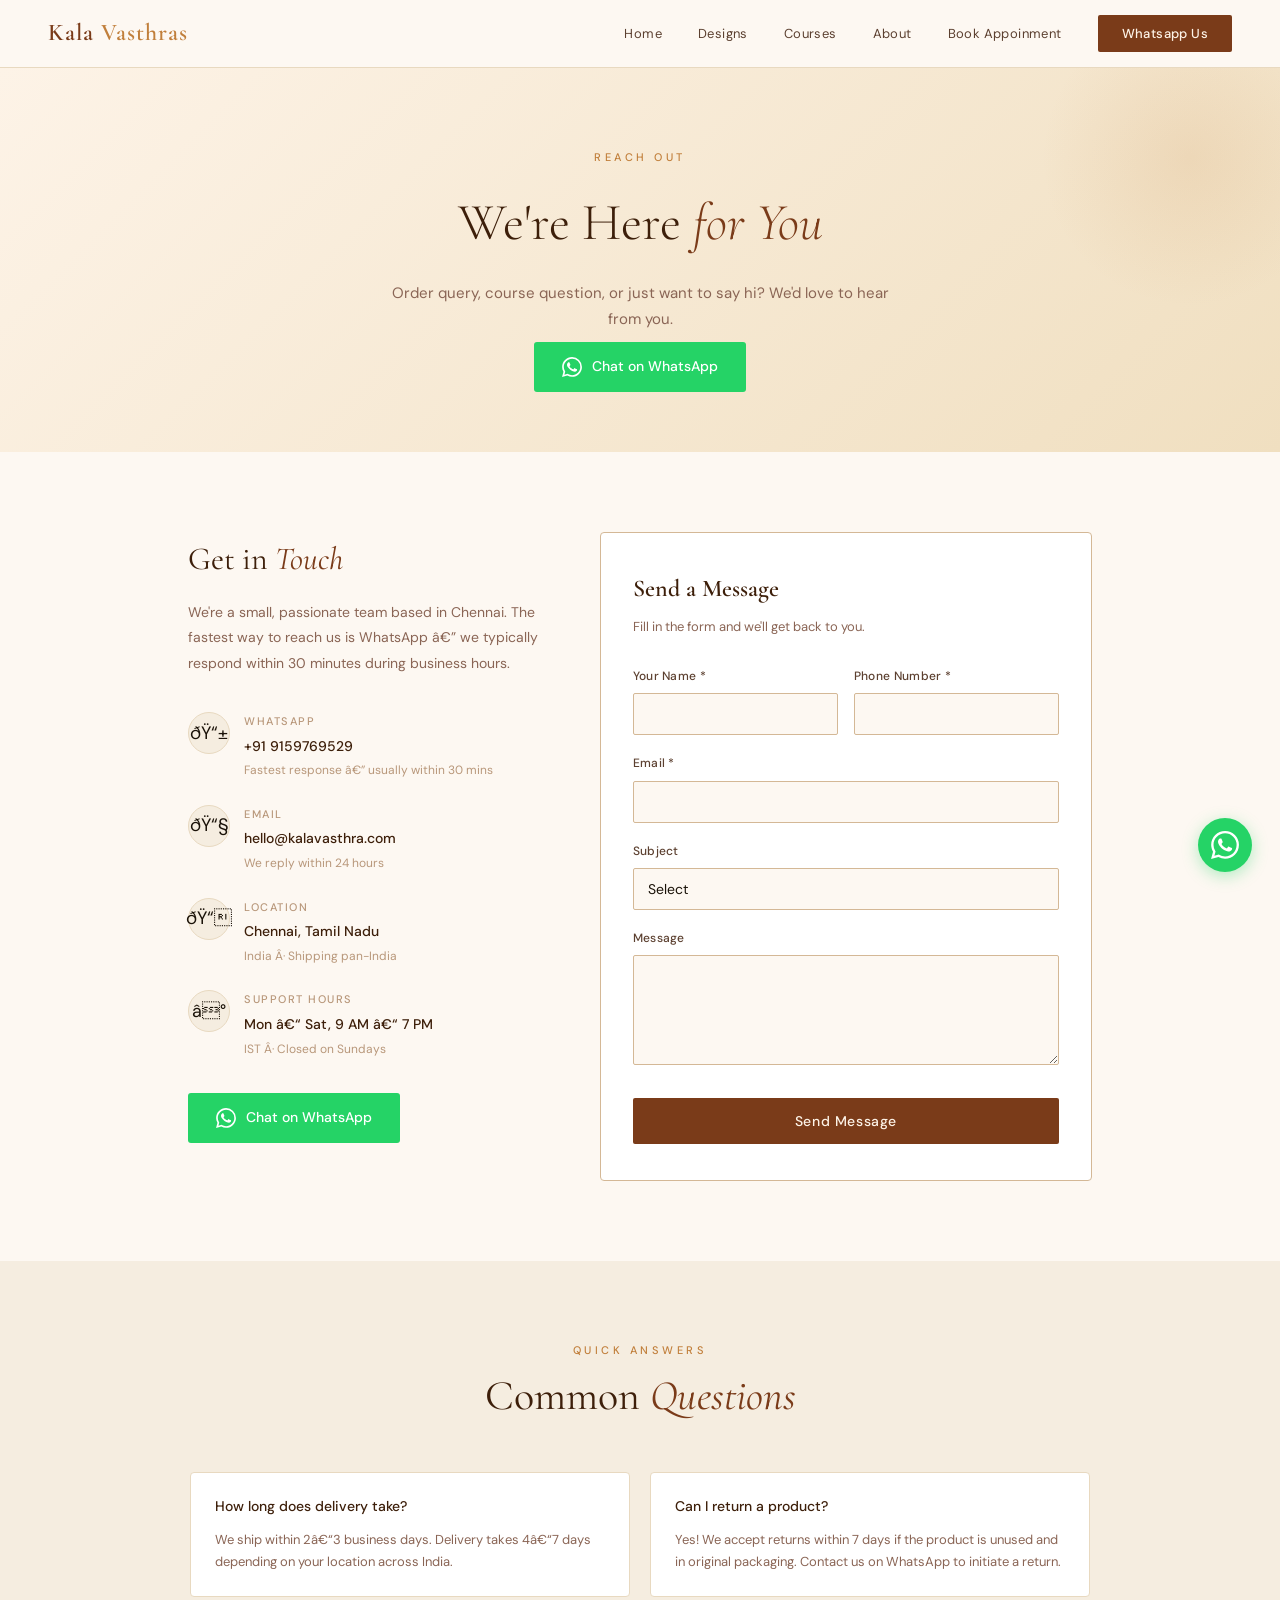
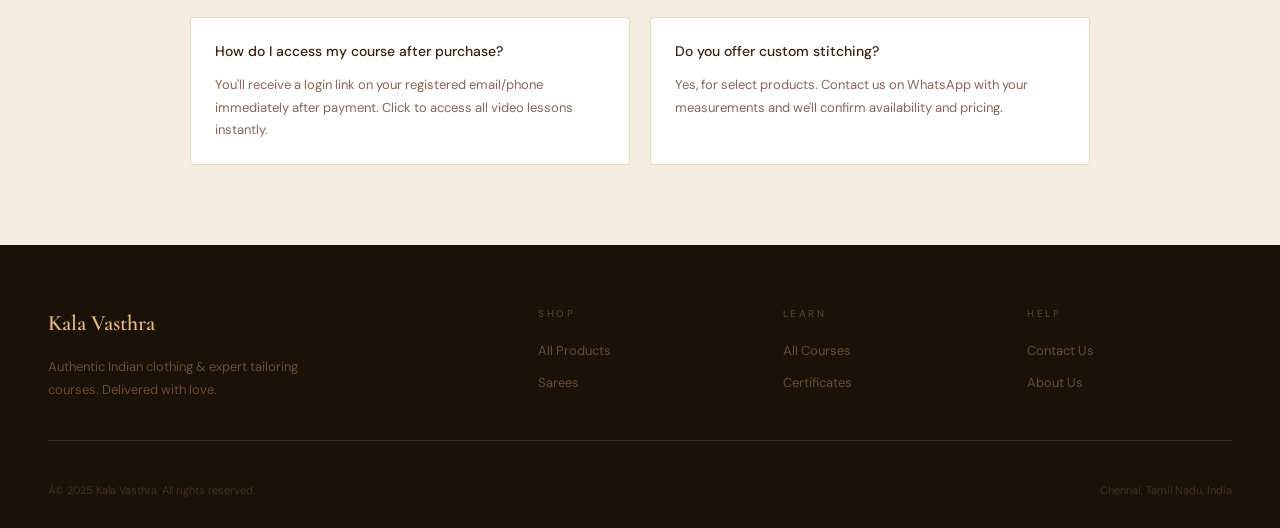
<file: contact.html>
<!DOCTYPE html>
<html lang="en">
<head>
   <link rel="icon" type="image/png" href="favicon.png">
   <script src="https://cdn.amplitude.com/script/YOUR_API_KEY.js"></script>
<script>
window.amplitude.init('c92fd29fa9299b2ea6c1f42e6c81f0a0', {
  autocapture: true
});
</script>
  <!-- Meta Pixel Code -->
<script>
!function(f,b,e,v,n,t,s)
{if(f.fbq)return;n=f.fbq=function(){n.callMethod?
n.callMethod.apply(n,arguments):n.queue.push(arguments)};
if(!f._fbq)f._fbq=n;n.push=n;n.loaded=!0;n.version='2.0';
n.queue=[];t=b.createElement(e);t.async=!0;
t.src=v;s=b.getElementsByTagName(e)[0];
s.parentNode.insertBefore(t,s)}(window, document,'script',
'https://connect.facebook.net/en_US/fbevents.js');
fbq('init', '1214432614178543');
fbq('track', 'PageView');
</script>
<noscript><img height="1" width="1" style="display:none"
src="https://www.facebook.com/tr?id=1214432614178543&ev=PageView&noscript=1"
/></noscript>
<!-- End Meta Pixel Code -->
  <!-- Google Tag Manager -->
<script>(function(w,d,s,l,i){w[l]=w[l]||[];w[l].push({'gtm.start':
new Date().getTime(),event:'gtm.js'});var f=d.getElementsByTagName(s)[0],
j=d.createElement(s),dl=l!='dataLayer'?'&l='+l:'';j.async=true;j.src=
'https://www.googletagmanager.com/gtm.js?id='+i+dl;f.parentNode.insertBefore(j,f);
})(window,document,'script','dataLayer','GTM-P27Q9BTC');</script>
<!-- End Google Tag Manager -->
 <!-- Google tag (gtag.js) --> 
  <script async src="https://www.googletagmanager.com/gtag/js?id=AW-17309156200"></script>
  <script> window.dataLayer = window.dataLayer || []; 
    function gtag(){dataLayer.push(arguments);} 
    gtag('js', new Date()); gtag('config', 'AW-17309156200'); 
  </script>
  <!-- Event snippet for Purchase conversion page -->
<script>
gtag('event', 'conversion', {
  'send_to': 'AW-17309156200/HTDDCOvtnq4cEOiG071A',
  'value': 1.0,
  'currency': 'INR',
  'transaction_id': ''
});
</script>
  <meta charset="UTF-8">
  <meta name="viewport" content="width=device-width, initial-scale=1.0">
  <title>Contact Us | Kala Vasthras</title>
  <meta name="description" content="Get in touch with Kala Vasthras for order queries, course enrolment, returns, or anything else. WhatsApp support available Mon–Sat 9AM–7PM.">
  <link rel="stylesheet" href="style.css">
  <style>
    .contact-layout { display: grid; grid-template-columns: 1fr 1.4fr; gap: 60px; max-width: 1000px; margin: 0 auto; padding: 80px 48px; }
    .contact-info {}
    .contact-info-title { font-family: 'Cormorant Garamond', serif; font-size: 32px; font-weight: 400; color: var(--brown-deep); margin-bottom: 14px; }
    .contact-info-title em { font-style: italic; color: var(--brown-dark); }
    .contact-info-sub { font-size: 14px; color: var(--text-muted); line-height: 1.8; margin-bottom: 36px; }
    .contact-detail { display: flex; align-items: flex-start; gap: 14px; margin-bottom: 24px; }
    .contact-detail-icon { width: 42px; height: 42px; border-radius: 50%; background: var(--cream-mid); border: 0.5px solid var(--border); display: flex; align-items: center; justify-content: center; font-size: 18px; flex-shrink: 0; }
    .contact-detail-label { font-size: 11px; letter-spacing: 1.5px; text-transform: uppercase; color: var(--text-faint); margin-bottom: 4px; font-weight: 500; }
    .contact-detail-value { font-size: 14px; color: var(--brown-deep); font-weight: 500; }
    .contact-detail-note { font-size: 12px; color: var(--text-faint); margin-top: 2px; }
    .wa-btn { display: inline-flex; align-items: center; gap: 10px; background: #25d366; color: #fff; padding: 13px 28px; border-radius: 3px; font-size: 14px; font-weight: 500; text-decoration: none; margin-top: 10px; transition: background 0.2s; }
    .wa-btn:hover { background: #1da853; }
    .wa-btn svg { width: 20px; height: 20px; fill: white; }

    .contact-form-card { background: #fff; border: 0.5px solid var(--border-dark); border-radius: 4px; padding: 36px 32px; }
    .form-title { font-family: 'Cormorant Garamond', serif; font-size: 24px; font-weight: 600; color: var(--brown-deep); margin-bottom: 6px; }
    .form-sub { font-size: 13px; color: var(--text-muted); margin-bottom: 28px; }
    .form-row { display: grid; grid-template-columns: 1fr 1fr; gap: 16px; }
    .form-group { margin-bottom: 18px; }
    .form-group label { display: block; font-size: 12px; font-weight: 500; color: var(--text-mid); margin-bottom: 7px; letter-spacing: 0.3px; }
    .form-group input, .form-group select, .form-group textarea {
      width: 100%; padding: 11px 14px; border: 0.5px solid var(--border-dark);
      border-radius: 2px; font-size: 14px; font-family: 'DM Sans', sans-serif;
      color: var(--text-dark); background: var(--cream-base); transition: border-color 0.2s;
      outline: none; appearance: none;
    }
    .form-group input:focus, .form-group select:focus, .form-group textarea:focus { border-color: var(--brown-mid); background: #fff; }
    .form-group textarea { resize: vertical; min-height: 110px; }
    .form-submit { width: 100%; padding: 14px; background: var(--brown-dark); color: var(--cream-light); border: none; border-radius: 2px; font-size: 14px; font-weight: 500; cursor: pointer; letter-spacing: 0.6px; font-family: 'DM Sans', sans-serif; transition: background 0.2s; margin-top: 6px; }
    .form-submit:hover { background: var(--brown-deep); }
    .form-success { display: none; background: #f0f9f4; border: 0.5px solid #a8d8bb; border-radius: 3px; padding: 16px 18px; font-size: 14px; color: #2d6e4a; margin-top: 16px; }

    .faq-mini { background: var(--cream-mid); }
    .faq-grid { display: grid; grid-template-columns: repeat(2, 1fr); gap: 20px; max-width: 900px; margin: 0 auto; }
    .faq-card { background: #fff; border: 0.5px solid var(--border); border-radius: 4px; padding: 22px 24px; }
    .faq-q { font-size: 14px; font-weight: 500; color: var(--brown-deep); margin-bottom: 10px; }
    .faq-a { font-size: 13px; color: var(--text-muted); line-height: 1.75; }

    @media (max-width: 800px) { .contact-layout { grid-template-columns: 1fr; padding: 40px 24px; } .form-row { grid-template-columns: 1fr; } .faq-grid { grid-template-columns: 1fr; } }
 .popup {
  display: none;
  position: fixed;
  z-index: 9999;
  left: 0;
  top: 0;
  width: 100%;
  height: 100%;
  background: rgba(0,0,0,0.6);
}

.popup-content {
  background: #fff;
  width: 400px;
  max-width: 90%;
  margin: 15% auto;
  padding: 30px;
  border-radius: 8px;
  text-align: center;
  position: relative;
}

.popup-content h2 {
  color: #8B4513;
  margin-bottom: 10px;
}

.close-popup {
  position: absolute;
  top: 10px;
  right: 15px;
  font-size: 28px;
  cursor: pointer;
}
    @media (max-width: 768px) {

  .nav-links {
    display: none;
    flex-direction: column;
    position: absolute;
    top: 70px;
    left: 0;
    width: 100%;
    background: #fff;
    padding: 20px 0;
    z-index: 999;
  }

  .nav-links.active {
    display: flex;
  }

  .nav-hamburger {
    display: flex;
    cursor: pointer;
  }
}
  </style>
</head>
<body>

<nav>
  <a href="index.html" class="nav-logo">Kala <span>Vasthras</span></a>
  <ul class="nav-links" id="navLinks">
    <li><a href="index.html">Home</a></li>
    <li><a href="shop.html">Designs</a></li>
    <li><a href="courses.html">Courses</a></li>
    <li><a href="about.html">About</a></li>
    <li><a href="contact.html">Book Appoinment</a></li>
    <li><a href="shop.html" class="nav-cta">Whatsapp Us</a></li>
  </ul>
  <div class="nav-hamburger" onclick="toggleNav()"><span></span><span></span><span></span></div>
</nav>

<div class="page-hero"> 
  <span class="eyebrow">Reach Out</span>
  <h1 class="page-hero-title">We're Here <em>for You</em></h1>
  <p class="page-hero-sub">Order query, course question, or just want to say hi? We'd love to hear from you.</p>
  <a href="https://wa.me/919159769529" target="_blank" class="wa-btn">
      <svg viewBox="0 0 24 24"><path d="M17.472 14.382c-.297-.149-1.758-.867-2.03-.967-.273-.099-.471-.148-.67.15-.197.297-.767.966-.94 1.164-.173.199-.347.223-.644.075-.297-.15-1.255-.463-2.39-1.475-.883-.788-1.48-1.761-1.653-2.059-.173-.297-.018-.458.13-.606.134-.133.298-.347.446-.52.149-.174.198-.298.298-.497.099-.198.05-.371-.025-.52-.075-.149-.669-1.612-.916-2.207-.242-.579-.487-.5-.669-.51-.173-.008-.371-.01-.57-.01-.198 0-.52.074-.792.372-.272.297-1.04 1.016-1.04 2.479 0 1.462 1.065 2.875 1.213 3.074.149.198 2.096 3.2 5.077 4.487.709.306 1.262.489 1.694.625.712.227 1.36.195 1.871.118.571-.085 1.758-.719 2.006-1.413.248-.694.248-1.289.173-1.413-.074-.124-.272-.198-.57-.347m-5.421 7.403h-.004a9.87 9.87 0 01-5.031-1.378l-.361-.214-3.741.982.998-3.648-.235-.374a9.86 9.86 0 01-1.51-5.26c.001-5.45 4.436-9.884 9.888-9.884 2.64 0 5.122 1.03 6.988 2.898a9.825 9.825 0 012.893 6.994c-.003 5.45-4.437 9.884-9.885 9.884m8.413-18.297A11.815 11.815 0 0012.05 0C5.495 0 .16 5.335.157 11.892c0 2.096.547 4.142 1.588 5.945L.057 24l6.305-1.654a11.882 11.882 0 005.683 1.448h.005c6.554 0 11.89-5.335 11.893-11.893a11.821 11.821 0 00-3.48-8.413z"/></svg>
      Chat on WhatsApp
    </a>
</div>

<div class="contact-layout">

  <!-- INFO -->
  <div class="contact-info">
    <h2 class="contact-info-title">Get in <em>Touch</em></h2>
    <p class="contact-info-sub">We're a small, passionate team based in Chennai. The fastest way to reach us is WhatsApp — we typically respond within 30 minutes during business hours.</p>

    <div class="contact-detail">
      <div class="contact-detail-icon">📱</div>
      <div>
        <div class="contact-detail-label">WhatsApp</div>
        <div class="contact-detail-value">+91 9159769529</div>
        <div class="contact-detail-note">Fastest response — usually within 30 mins</div>
      </div>
    </div>

    <div class="contact-detail">
      <div class="contact-detail-icon">📧</div>
      <div>
        <div class="contact-detail-label">Email</div>
        <div class="contact-detail-value">hello@kalavasthra.com</div>
        <div class="contact-detail-note">We reply within 24 hours</div>
      </div>
    </div>

    <div class="contact-detail">
      <div class="contact-detail-icon">📍</div>
      <div>
        <div class="contact-detail-label">Location</div>
        <div class="contact-detail-value">Chennai, Tamil Nadu</div>
        <div class="contact-detail-note">India · Shipping pan-India</div>
      </div>
    </div>

    <div class="contact-detail">
      <div class="contact-detail-icon">⏰</div>
      <div>
        <div class="contact-detail-label">Support Hours</div>
        <div class="contact-detail-value">Mon – Sat, 9 AM – 7 PM</div>
        <div class="contact-detail-note">IST · Closed on Sundays</div>
      </div>
    </div>

    <a href="https://wa.me/919159769529" target="_blank" class="wa-btn">
      <svg viewBox="0 0 24 24"><path d="M17.472 14.382c-.297-.149-1.758-.867-2.03-.967-.273-.099-.471-.148-.67.15-.197.297-.767.966-.94 1.164-.173.199-.347.223-.644.075-.297-.15-1.255-.463-2.39-1.475-.883-.788-1.48-1.761-1.653-2.059-.173-.297-.018-.458.13-.606.134-.133.298-.347.446-.52.149-.174.198-.298.298-.497.099-.198.05-.371-.025-.52-.075-.149-.669-1.612-.916-2.207-.242-.579-.487-.5-.669-.51-.173-.008-.371-.01-.57-.01-.198 0-.52.074-.792.372-.272.297-1.04 1.016-1.04 2.479 0 1.462 1.065 2.875 1.213 3.074.149.198 2.096 3.2 5.077 4.487.709.306 1.262.489 1.694.625.712.227 1.36.195 1.871.118.571-.085 1.758-.719 2.006-1.413.248-.694.248-1.289.173-1.413-.074-.124-.272-.198-.57-.347m-5.421 7.403h-.004a9.87 9.87 0 01-5.031-1.378l-.361-.214-3.741.982.998-3.648-.235-.374a9.86 9.86 0 01-1.51-5.26c.001-5.45 4.436-9.884 9.888-9.884 2.64 0 5.122 1.03 6.988 2.898a9.825 9.825 0 012.893 6.994c-.003 5.45-4.437 9.884-9.885 9.884m8.413-18.297A11.815 11.815 0 0012.05 0C5.495 0 .16 5.335.157 11.892c0 2.096.547 4.142 1.588 5.945L.057 24l6.305-1.654a11.882 11.882 0 005.683 1.448h.005c6.554 0 11.89-5.335 11.893-11.893a11.821 11.821 0 00-3.48-8.413z"/></svg>
      Chat on WhatsApp
    </a>
  </div>

  <!-- FORM -->
  <div class="contact-form-card">
    <div class="form-title">Send a Message</div>
    <div class="form-sub">Fill in the form and we'll get back to you.</div>
<form id="contactForm">

<div class="form-row">

<div class="form-group">
<label>Your Name *</label>
<input type="text" id="name" required>
</div>

<div class="form-group">
<label>Phone Number *</label>
<input type="tel" id="phone" required>
</div>

</div>

<div class="form-group">
<label>Email *</label>
<input type="email" id="email" required>
</div>
<div class="form-group">
<label>Subject</label>
<select id="subject">
<option value="">Select</option>

<option>Basic Fabric Painting</option>
<option>Basic Tanjore Style Fabric Painting</option>
<option>Advanced Fabric Painting Course</option>
<option>Advanced Tanjore Style Fabric Painting</option>
<option>Kerala Mural Style Fabric Painting</option>
<option>Complete Saree Artist Certification Program</option>

</select>
</div>
<div class="form-group">
<label>Message</label>
<textarea id="message"></textarea>
</div>
<button class="form-submit" type="submit">
Send Message
</button>
</form>
<div id="formSuccess" class="form-success"></div>
</div> <!-- contact-form-card -->

</div> <!-- contact-layout -->

  <div id="thankYouPopup" class="popup">
  <div class="popup-content">
    <span class="close-popup">&times;</span>

    <h2>Thank You!</h2>

    <p>
      Your message has been submitted successfully.
      Our team will contact you shortly.
    </p>

  </div>
</div>

<!-- FAQ -->
<section class="section faq-mini">
  <div class="section-header">
    <span class="eyebrow">Quick Answers</span>
    <h2 class="section-title">Common <em>Questions</em></h2>
  </div>
  <div class="faq-grid">
    <div class="faq-card">
      <div class="faq-q">How long does delivery take?</div>
      <div class="faq-a">We ship within 2–3 business days. Delivery takes 4–7 days depending on your location across India.</div>
    </div>
    <div class="faq-card">
      <div class="faq-q">Can I return a product?</div>
      <div class="faq-a">Yes! We accept returns within 7 days if the product is unused and in original packaging. Contact us on WhatsApp to initiate a return.</div>
    </div>
    <div class="faq-card">
      <div class="faq-q">How do I access my course after purchase?</div>
      <div class="faq-a">You'll receive a login link on your registered email/phone immediately after payment. Click to access all video lessons instantly.</div>
    </div>
    <div class="faq-card">
      <div class="faq-q">Do you offer custom stitching?</div>
      <div class="faq-a">Yes, for select products. Contact us on WhatsApp with your measurements and we'll confirm availability and pricing.</div>
    </div>
  </div>
</section>

<footer>
  <div class="footer-top">
    <div><span class="footer-brand">Kala Vasthra</span><p class="footer-desc">Authentic Indian clothing & expert tailoring courses. Delivered with love.</p></div>
    <div><div class="footer-col-title">Shop</div><a href="shop.html" class="footer-link">All Products</a><a href="shop.html" class="footer-link">Sarees</a></div>
    <div><div class="footer-col-title">Learn</div><a href="courses.html" class="footer-link">All Courses</a><a href="courses.html" class="footer-link">Certificates</a></div>
    <div><div class="footer-col-title">Help</div><a href="contact.html" class="footer-link">Contact Us</a><a href="about.html" class="footer-link">About Us</a></div>
  </div>
  <div class="footer-bottom"><span>© 2025 Kala Vasthra. All rights reserved.</span><span>Chennai, Tamil Nadu, India</span></div>
</footer>

<a class="wa-float" href="https://wa.me/919159769529" target="_blank">
  <svg viewBox="0 0 24 24"><path d="M17.472 14.382c-.297-.149-1.758-.867-2.03-.967-.273-.099-.471-.148-.67.15-.197.297-.767.966-.94 1.164-.173.199-.347.223-.644.075-.297-.15-1.255-.463-2.39-1.475-.883-.788-1.48-1.761-1.653-2.059-.173-.297-.018-.458.13-.606.134-.133.298-.347.446-.52.149-.174.198-.298.298-.497.099-.198.05-.371-.025-.52-.075-.149-.669-1.612-.916-2.207-.242-.579-.487-.5-.669-.51-.173-.008-.371-.01-.57-.01-.198 0-.52.074-.792.372-.272.297-1.04 1.016-1.04 2.479 0 1.462 1.065 2.875 1.213 3.074.149.198 2.096 3.2 5.077 4.487.709.306 1.262.489 1.694.625.712.227 1.36.195 1.871.118.571-.085 1.758-.719 2.006-1.413.248-.694.248-1.289.173-1.413-.074-.124-.272-.198-.57-.347m-5.421 7.403h-.004a9.87 9.87 0 01-5.031-1.378l-.361-.214-3.741.982.998-3.648-.235-.374a9.86 9.86 0 01-1.51-5.26c.001-5.45 4.436-9.884 9.888-9.884 2.64 0 5.122 1.03 6.988 2.898a9.825 9.825 0 012.893 6.994c-.003 5.45-4.437 9.884-9.885 9.884m8.413-18.297A11.815 11.815 0 0012.05 0C5.495 0 .16 5.335.157 11.892c0 2.096.547 4.142 1.588 5.945L.057 24l6.305-1.654a11.882 11.882 0 005.683 1.448h.005c6.554 0 11.89-5.335 11.893-11.893a11.821 11.821 0 00-3.48-8.413z"/></svg>
</a>
<script>
const SCRIPT_URL = "https://script.google.com/macros/s/AKfycbx5qsgU3mGtf1RxkXpY1sIgMzV6pfgVr7uw9V6fyORNu5litZbjfLxrhTXgH999YSe--g/exec";

document.getElementById("contactForm").addEventListener("submit", submitForm);

function submitForm(e) {
  e.preventDefault();

  const btn = document.querySelector(".form-submit");
  btn.textContent = "Sending…";
  btn.disabled = true;

  const fd = new FormData();
  fd.append("name",    document.getElementById("name").value);
  fd.append("phone",   document.getElementById("phone").value);
  fd.append("email",   document.getElementById("email").value);
  fd.append("subject", document.getElementById("subject").value);
  fd.append("message", document.getElementById("message").value);

  fetch(SCRIPT_URL, {
    method: "POST",
    mode:   "no-cors",  // ← THE FIX
    body:   fd
  })
  .then(() => {

    document.getElementById("contactForm").reset();

    document.getElementById("thankYouPopup").style.display = "block";
  
    // GTM Event
    dataLayer.push({
        event: "form_submit_success",
        form_name: "contact_form",
        course: document.getElementById("subject").value
    });

    btn.textContent = "Send Message";
    btn.disabled = false;

})
  .catch(() => {
    btn.textContent = "Send Message";
    btn.disabled = false;
    alert("Something went wrong. Please WhatsApp us directly.");
  });
}
</script>
  <script>
const popup = document.getElementById("thankYouPopup");
const closePopup = document.querySelector(".close-popup");

closePopup.addEventListener("click", () => {
    popup.style.display = "none";
});

window.addEventListener("click", (e) => {
    if (e.target === popup) {
        popup.style.display = "none";
    }
});
</script>
  <script>
function toggleNav() {
    document.getElementById("navLinks").classList.toggle("active");
}
</script>
</body>
</html>
</file>
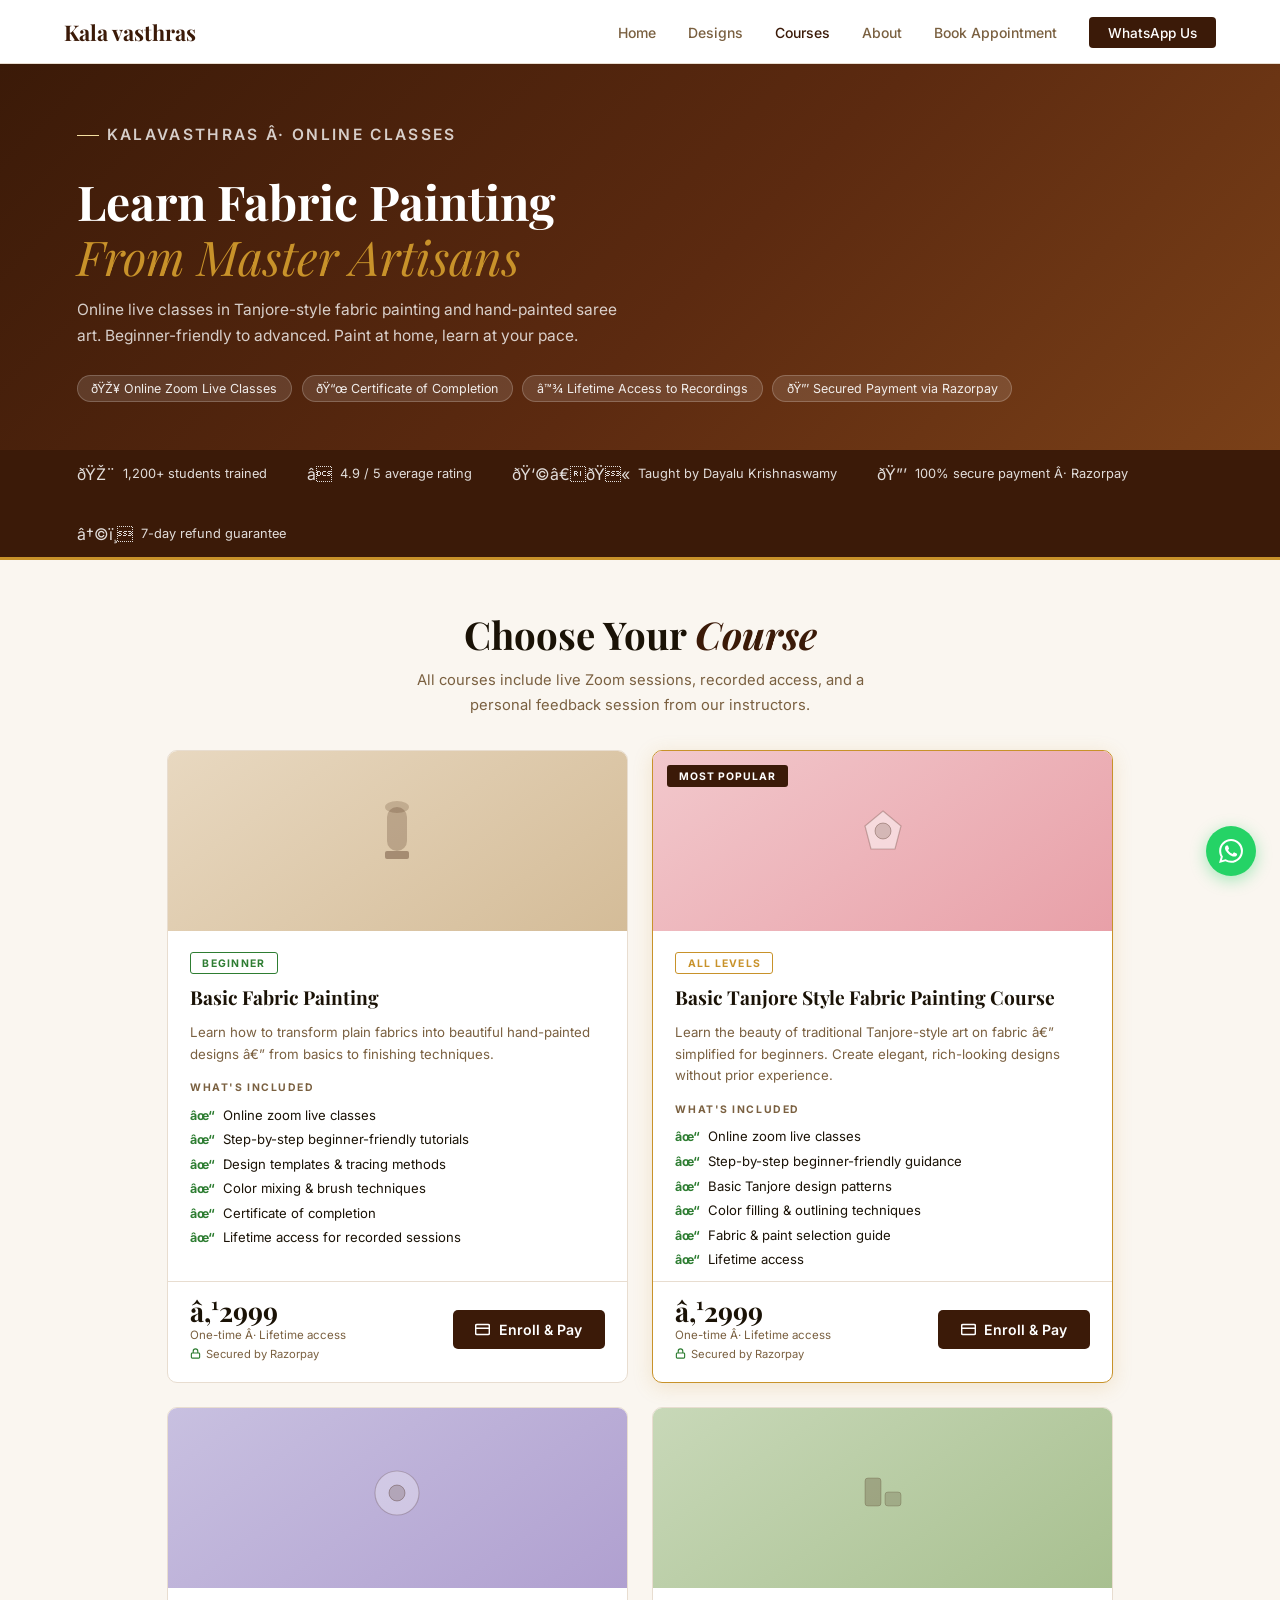
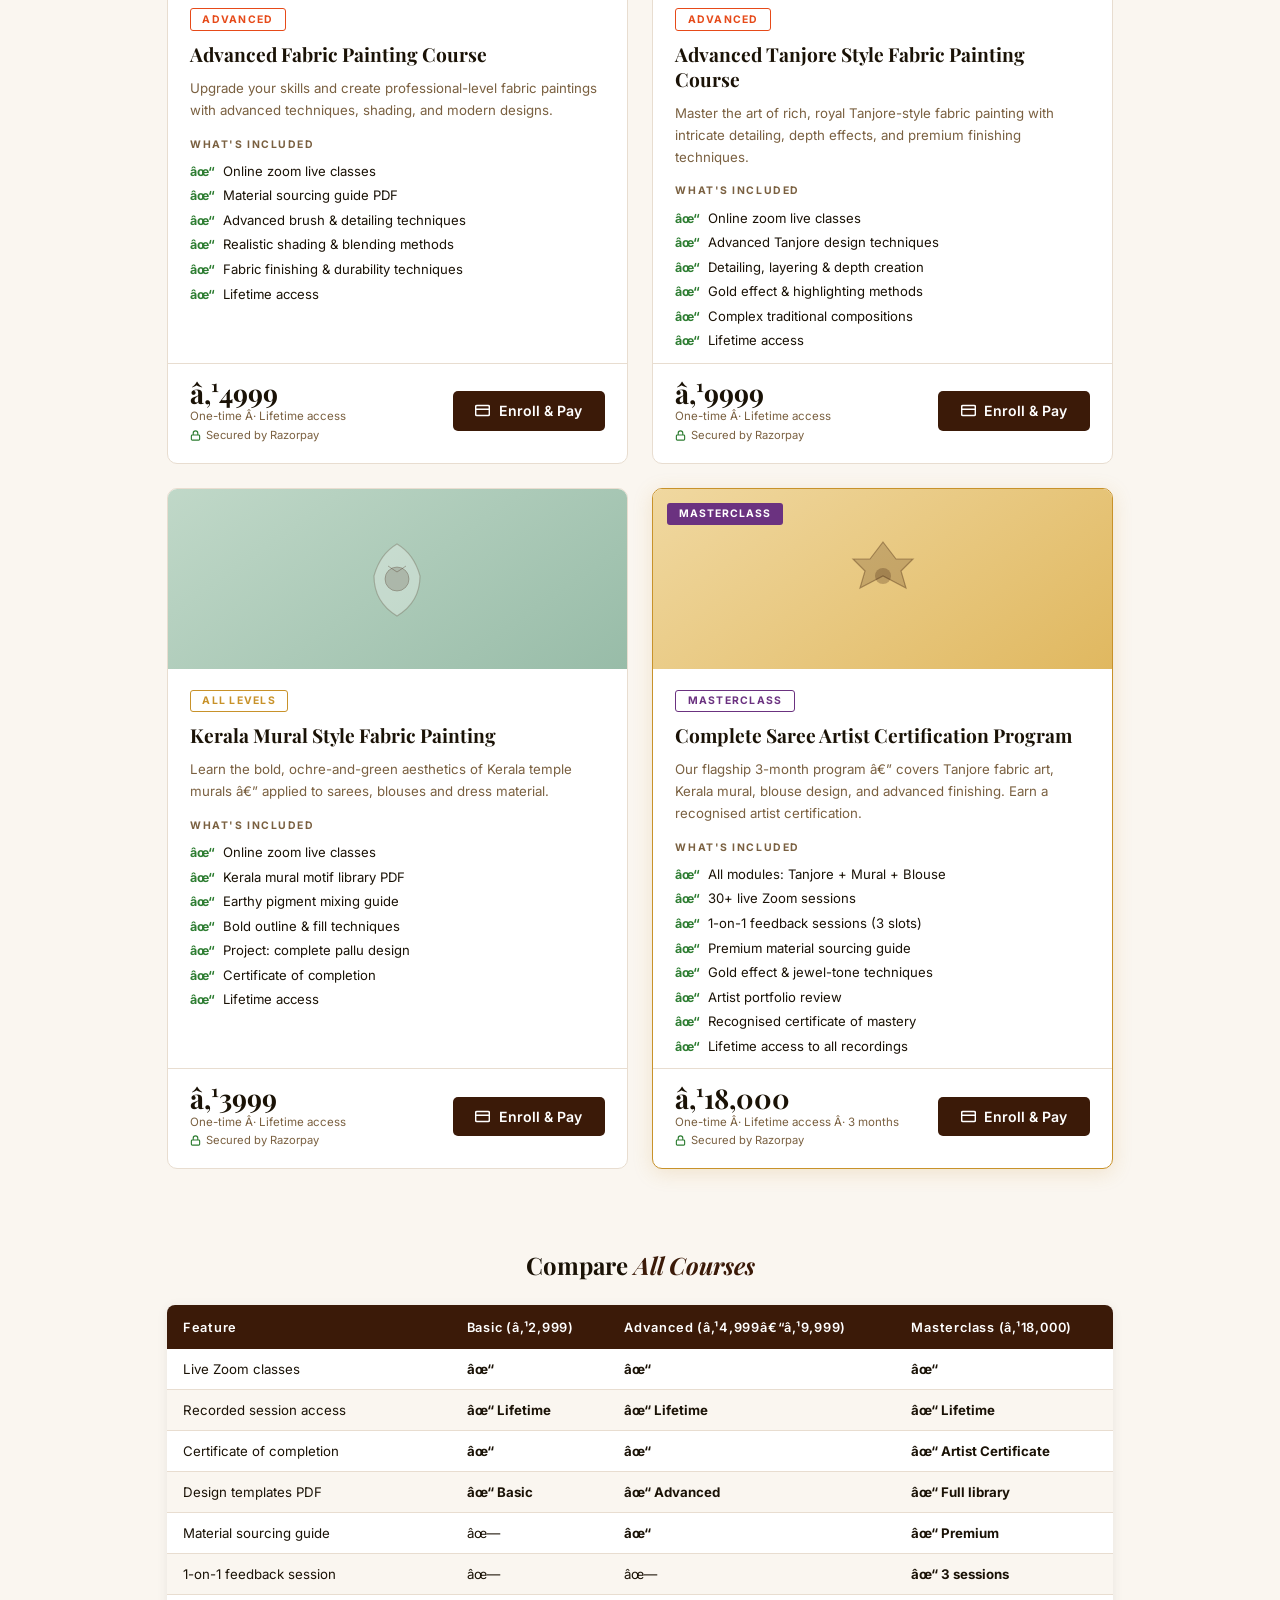
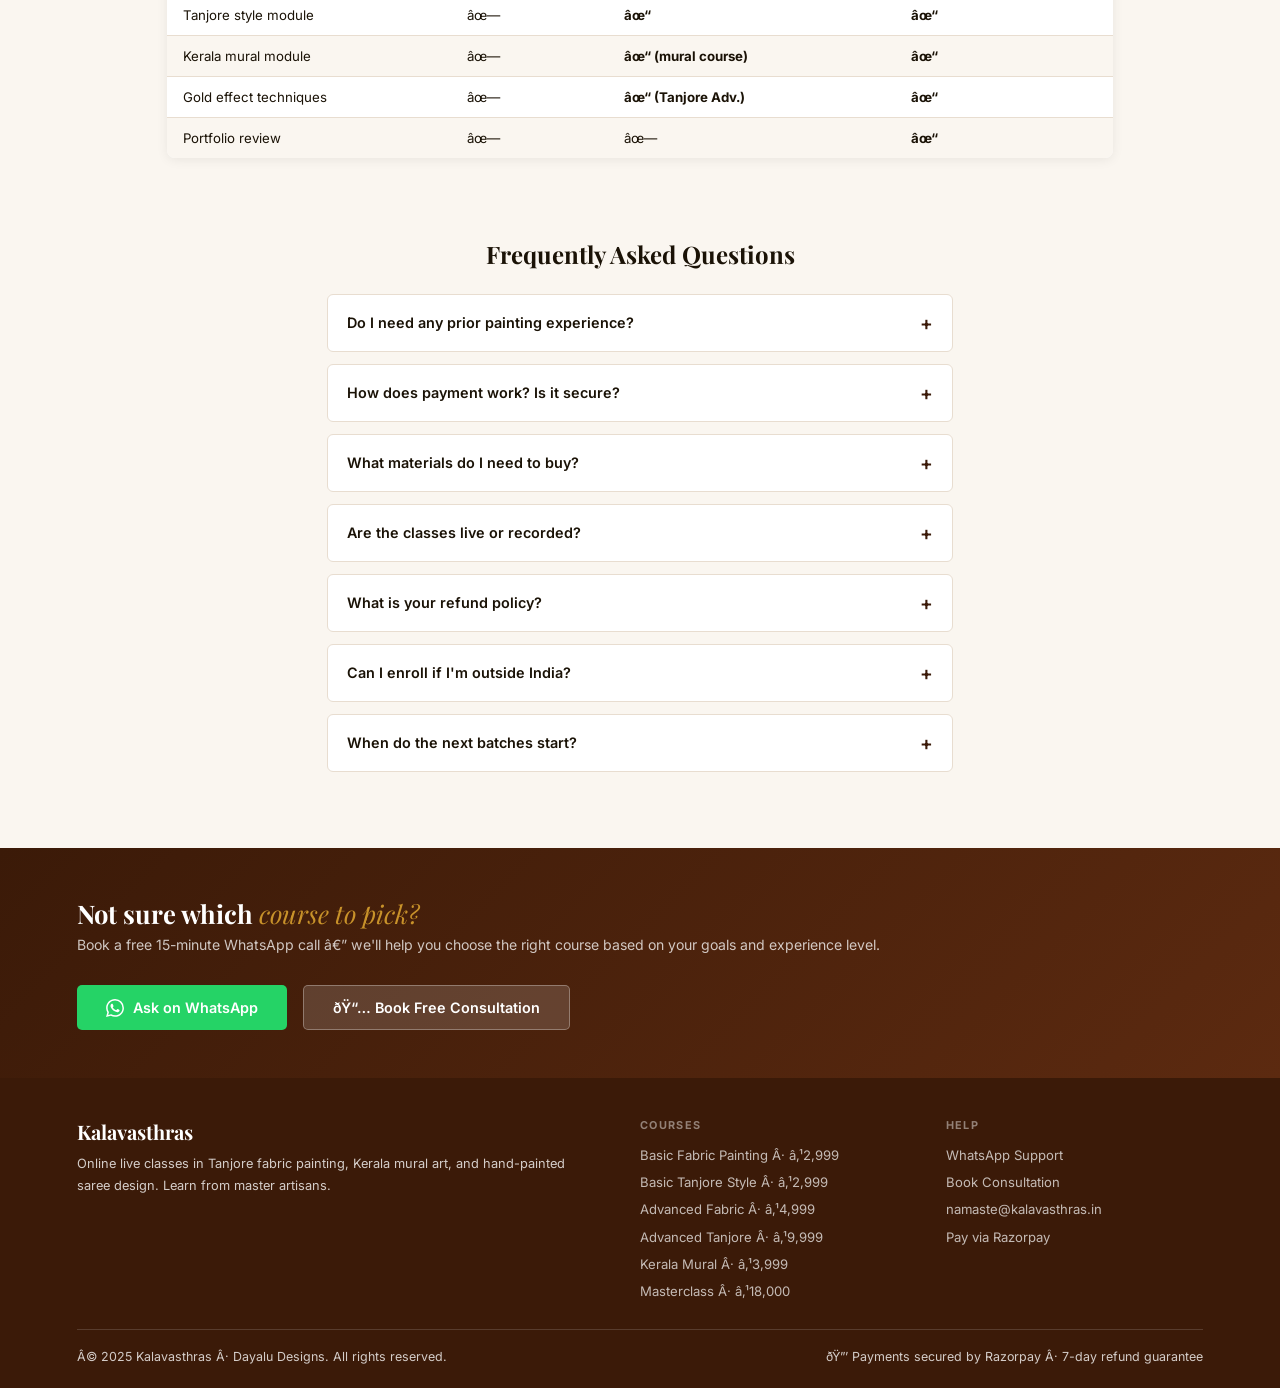
<file: courses.html>
<!DOCTYPE html>
<html lang="en">
<head>
  <link rel="icon" type="image/png" href="favicon.png">
  <script src="https://cdn.amplitude.com/script/YOUR_API_KEY.js"></script>
<script>
window.amplitude.init('c92fd29fa9299b2ea6c1f42e6c81f0a0', {
  autocapture: true
});
</script>
 <!-- Meta Pixel Code -->
<script>
!function(f,b,e,v,n,t,s)
{if(f.fbq)return;n=f.fbq=function(){n.callMethod?
n.callMethod.apply(n,arguments):n.queue.push(arguments)};
if(!f._fbq)f._fbq=n;n.push=n;n.loaded=!0;n.version='2.0';
n.queue=[];t=b.createElement(e);t.async=!0;
t.src=v;s=b.getElementsByTagName(e)[0];
s.parentNode.insertBefore(t,s)}(window, document,'script',
'https://connect.facebook.net/en_US/fbevents.js');
fbq('init', '1214432614178543');
fbq('track', 'PageView');
</script>
<noscript><img height="1" width="1" style="display:none"
src="https://www.facebook.com/tr?id=1214432614178543&ev=PageView&noscript=1"
/></noscript>
<!-- End Meta Pixel Code -->
 <!-- Google Tag Manager -->
<script>(function(w,d,s,l,i){w[l]=w[l]||[];w[l].push({'gtm.start':
new Date().getTime(),event:'gtm.js'});var f=d.getElementsByTagName(s)[0],
j=d.createElement(s),dl=l!='dataLayer'?'&l='+l:'';j.async=true;j.src=
'https://www.googletagmanager.com/gtm.js?id='+i+dl;f.parentNode.insertBefore(j,f);
})(window,document,'script','dataLayer','GTM-P27Q9BTC');</script>
<!-- End Google Tag Manager --.
 <!-- Google tag (gtag.js) --> 
 <script async src="https://www.googletagmanager.com/gtag/js?id=AW-17309156200"></script> 
 <script> window.dataLayer = window.dataLayer || []; 
  function gtag(){dataLayer.push(arguments);}
  gtag('js', new Date()); gtag('config', 'AW-17309156200');
 </script>
 <!-- Event snippet for Purchase conversion page --> 
 <script> gtag('event', 'conversion', { 'send_to': 'AW-17309156200/HTDDCOvtnq4cEOiG071A', 'value': 1.0, 'currency': 'INR', 'transaction_id': '' 
 // 'new_customer': true /* calculate dynamically, populate with true/false */, });
 </script>
<meta charset="UTF-8">
<meta name="viewport" content="width=device-width, initial-scale=1.0">
<title>Courses | Kalavasthras – Learn Fabric Painting</title>
<meta name="description" content="Learn Tanjore fabric painting and hand-painted saree art with online live classes. Beginner to advanced courses with certificate.">
<link rel="preconnect" href="https://fonts.googleapis.com">
<link href="https://fonts.googleapis.com/css2?family=Playfair+Display:ital,wght@0,500;0,700;1,400;1,700&family=Inter:wght@300;400;500;600&display=swap" rel="stylesheet">
<style>
  *, *::before, *::after { box-sizing: border-box; margin: 0; padding: 0; }
  :root {
    --brown:     #3B1A08;
    --brown-md:  #5C2A10;
    --brown-lt:  #8B4020;
    --gold:      #C8922A;
    --gold-lt:   #F5DFA0;
    --bg:        #FAF6F0;
    --card:      #FFFFFF;
    --border:    #E8DDD0;
    --text:      #1A1206;
    --muted:     #7A6040;
    --green:     #2E7D32;
    --teal:      #1B6B5A;
    --wa:        #25D366;
    --rp:        #3B1A08;   /* Razorpay CTA uses brand brown */
    --popular-border: #C8922A;
  }

  html { scroll-behavior: smooth; }
  body {
    font-family: 'Inter', sans-serif;
    background: var(--bg);
    color: var(--text);
    min-height: 100vh;
  }

  /* ── NAV ── */
  nav {
    background: #fff;
    border-bottom: 1px solid var(--border);
    padding: 0 5%;
    display: flex; align-items: center; justify-content: space-between;
    height: 64px;
    position: sticky; top: 0; z-index: 100;
    box-shadow: 0 1px 6px rgba(0,0,0,0.06);
  }
  .nav-logo {
    font-family: 'Playfair Display', serif;
    font-size: 1.35rem; font-weight: 700;
    color: var(--brown); text-decoration: none;
  }
  .nav-links { display: flex; gap: 2rem; list-style: none; }
  .nav-links a {
    font-size: 0.875rem; font-weight: 500;
    color: var(--muted); text-decoration: none; transition: color 0.2s;
  }
  .nav-links a:hover, .nav-links a.active { color: var(--brown); }
  .nav-cta {
    background: var(--brown); color: #fff !important;
    padding: 0.48rem 1.2rem; border-radius: 4px;
    font-size: 0.85rem !important; transition: background 0.2s !important;
  }
  .nav-cta:hover { background: var(--brown-md) !important; }
  .hamburger {
    display: none; flex-direction: column; gap: 5px;
    cursor: pointer; background: none; border: none;
  }
  .hamburger span { display: block; width: 22px; height: 2px; background: var(--brown); border-radius: 2px; }

  /* ── HERO ── */
  .hero {
    background: linear-gradient(135deg, var(--brown) 0%, #5C2A10 55%, #7A4018 100%);
    padding: 3.5rem 6% 3rem;
    color: #fff;
  }
  .hero-eyebrow {
    display: inline-flex; align-items: center; gap: 0.5rem;
    font-size: 0.72rem; font-weight: 600; letter-spacing: 0.15em;
    text-transform: uppercase; color: var(--gold-lt); margin-bottom: 0.9rem;
  }
  .hero-eyebrow::before { content:''; width:22px; height:1px; background:var(--gold-lt); }
  .hero h1 {
    font-family: 'Playfair Display', serif;
    font-size: clamp(1.9rem, 4vw, 3rem); font-weight: 700; line-height: 1.15;
    margin-bottom: 0.75rem;
  }
  .hero h1 em { color: var(--gold); font-style: italic; font-weight: 400; }
  .hero p { font-size: 0.97rem; color: rgba(255,255,255,0.78); max-width: 560px; line-height: 1.7; margin-bottom: 1.6rem; }
  .hero-pills { display: flex; flex-wrap: wrap; gap: 0.6rem; }
  .hero-pill {
    background: rgba(255,255,255,0.12); border: 1px solid rgba(255,255,255,0.2);
    color: rgba(255,255,255,0.9); font-size: 0.78rem;
    padding: 0.32rem 0.85rem; border-radius: 20px;
  }

  /* ── TRUST BAR ── */
  .trust-bar {
    background: var(--brown); border-bottom: 3px solid var(--gold);
    padding: 0.85rem 6%;
    display: flex; gap: 2.5rem; flex-wrap: wrap; align-items: center;
  }
  .trust-item {
    display: flex; align-items: center; gap: 0.5rem;
    font-size: 0.8rem; color: rgba(255,255,255,0.85);
  }
  .trust-item span:first-child { font-size: 1rem; }

  /* ── SECTION HEAD ── */
  .sec-head {
    text-align: center; padding: 3rem 6% 1.5rem;
  }
  .sec-head h2 {
    font-family: 'Playfair Display', serif;
    font-size: clamp(1.6rem, 3vw, 2.4rem); font-weight: 700; color: var(--text);
    margin-bottom: 0.5rem;
  }
  .sec-head h2 em { color: var(--brown); font-style: italic; }
  .sec-head p { font-size: 0.92rem; color: var(--muted); max-width: 500px; margin: 0 auto; line-height: 1.7; }

  /* ── COURSE GRID ── */
  .course-grid {
    display: grid;
    grid-template-columns: repeat(2, 1fr);
    gap: 1.5rem;
    padding: 0.5rem 6% 4rem;
    max-width: 1100px;
    margin: 0 auto;
  }

  /* ── COURSE CARD ── */
  .course-card {
    background: var(--card);
    border: 1.5px solid var(--border);
    border-radius: 10px;
    overflow: hidden;
    display: flex;
    flex-direction: column;
    transition: box-shadow 0.25s, transform 0.25s;
    position: relative;
  }
  .course-card:hover {
    box-shadow: 0 8px 32px rgba(0,0,0,0.12);
    transform: translateY(-3px);
  }
  .course-card.popular {
    border-color: var(--popular-border);
    box-shadow: 0 4px 20px rgba(200,146,42,0.18);
  }

  /* Popular ribbon */
  .popular-tag {
    position: absolute; top: 14px; left: 14px; z-index: 5;
    background: var(--brown); color: #fff;
    font-size: 0.65rem; font-weight: 700; letter-spacing: 0.1em;
    text-transform: uppercase; padding: 0.28rem 0.75rem; border-radius: 3px;
  }

  /* Thumbnail */
  .card-thumb {
    height: 180px;
    display: flex; align-items: center; justify-content: center;
    position: relative; overflow: hidden;
  }
  .card-thumb svg { position: relative; z-index: 1; }

  /* Card body */
  .card-body {
    padding: 1.3rem 1.4rem 0.8rem;
    flex: 1; display: flex; flex-direction: column; gap: 0.7rem;
  }

  .level-badge {
    display: inline-block;
    font-size: 0.65rem; font-weight: 700; letter-spacing: 0.12em;
    text-transform: uppercase; padding: 0.22rem 0.7rem;
    border-radius: 3px; border: 1.5px solid; width: fit-content;
  }
  .level-beginner   { border-color: var(--green); color: var(--green); }
  .level-all        { border-color: var(--gold);  color: var(--gold);  }
  .level-advanced   { border-color: #E64A19;      color: #E64A19;      }
  .level-masterclass{ border-color: #6B3280;      color: #6B3280;      }

  .card-title {
    font-family: 'Playfair Display', serif;
    font-size: 1.2rem; font-weight: 700; color: var(--text); line-height: 1.3;
  }
  .card-desc {
    font-size: 0.83rem; color: var(--muted); line-height: 1.65;
  }

  /* Includes list */
  .includes-label {
    font-size: 0.65rem; font-weight: 700; letter-spacing: 0.15em;
    text-transform: uppercase; color: var(--muted); margin-top: 0.3rem;
  }
  .includes-list {
    list-style: none; display: flex; flex-direction: column; gap: 0.38rem;
  }
  .includes-list li {
    font-size: 0.82rem; color: var(--text);
    display: flex; align-items: flex-start; gap: 0.5rem; line-height: 1.4;
  }
  .includes-list li::before {
    content: '✓'; color: var(--green);
    font-weight: 700; font-size: 0.78rem; flex-shrink: 0; margin-top: 1px;
  }

  /* Card footer */
  .card-footer {
    padding: 1rem 1.4rem 1.3rem;
    border-top: 1px solid var(--border);
    display: flex; align-items: center; justify-content: space-between; gap: 1rem;
  }
  .price-block {}
  .price-main {
    font-family: 'Playfair Display', serif;
    font-size: 1.7rem; font-weight: 700; color: var(--text); line-height: 1;
  }
  .price-note {
    font-size: 0.72rem; color: var(--muted); margin-top: 0.15rem;
  }

  /* Razorpay button */
  .btn-pay {
    display: inline-flex; align-items: center; gap: 0.55rem;
    background: var(--brown); color: #fff;
    padding: 0.7rem 1.4rem; border-radius: 5px;
    font-size: 0.88rem; font-weight: 600;
    text-decoration: none; white-space: nowrap;
    border: none; cursor: pointer;
    transition: background 0.2s, transform 0.15s;
    font-family: 'Inter', sans-serif;
  }
  .btn-pay:hover { background: var(--brown-md); transform: scale(1.02); }
  .btn-pay svg { flex-shrink: 0; }

  /* Secured note */
  .secured-note {
    font-size: 0.7rem; color: var(--muted);
    display: flex; align-items: center; gap: 0.3rem; margin-top: 0.3rem;
  }

  /* ── COMPARISON TABLE ── */
  .compare-wrap {
    padding: 1rem 6% 4rem; max-width: 1100px; margin: 0 auto;
  }
  .compare-wrap h3 {
    font-family: 'Playfair Display', serif;
    font-size: 1.5rem; font-weight: 700; text-align: center;
    margin-bottom: 1.5rem; color: var(--text);
  }
  .compare-wrap h3 em { color: var(--brown); font-style: italic; }
  .compare-table { width: 100%; border-collapse: collapse; background: #fff; border-radius: 8px; overflow: hidden; box-shadow: 0 2px 12px rgba(0,0,0,0.07); }
  .compare-table th {
    background: var(--brown); color: #fff;
    font-size: 0.8rem; font-weight: 600; letter-spacing: 0.06em;
    padding: 0.9rem 1rem; text-align: left;
  }
  .compare-table th:first-child { width: 30%; }
  .compare-table td {
    padding: 0.75rem 1rem; font-size: 0.83rem; color: var(--text);
    border-bottom: 1px solid var(--border);
  }
  .compare-table tr:last-child td { border-bottom: none; }
  .compare-table tr:nth-child(even) td { background: #FAF6F0; }
  .tick { color: var(--green); font-weight: 700; }
  .cross { color: #ccc; }

  /* ── FAQ ── */
  .faq-wrap { padding: 1rem 6% 4rem; max-width: 780px; margin: 0 auto; }
  .faq-wrap h3 {
    font-family: 'Playfair Display', serif;
    font-size: 1.5rem; font-weight: 700; text-align: center;
    margin-bottom: 1.5rem; color: var(--text);
  }
  .faq-item {
    border: 1px solid var(--border); border-radius: 6px;
    margin-bottom: 0.75rem; background: #fff; overflow: hidden;
  }
  .faq-q {
    padding: 1rem 1.2rem; font-size: 0.9rem; font-weight: 600;
    cursor: pointer; display: flex; justify-content: space-between; align-items: center;
    user-select: none; color: var(--text);
  }
  .faq-q::after { content: '+'; font-size: 1.2rem; color: var(--brown); flex-shrink: 0; }
  .faq-item.open .faq-q::after { content: '−'; }
  .faq-a {
    display: none; padding: 0 1.2rem 1rem;
    font-size: 0.83rem; color: var(--muted); line-height: 1.7;
  }
  .faq-item.open .faq-a { display: block; }

  /* ── CTA STRIP ── */
  .cta-strip {
    background: linear-gradient(135deg, var(--brown), #5C2A10);
    padding: 3rem 6%;
    display: flex; justify-content: space-between; align-items: center;
    gap: 2rem; flex-wrap: wrap;
  }
  .cta-strip h3 {
    font-family: 'Playfair Display', serif;
    font-size: 1.6rem; color: #fff; margin-bottom: 0.4rem;
  }
  .cta-strip h3 em { color: var(--gold); font-style: italic; font-weight: 400; }
  .cta-strip p { font-size: 0.88rem; color: rgba(255,255,255,0.75); }
  .btn-wa {
    display: inline-flex; align-items: center; gap: 0.6rem;
    background: var(--wa); color: #fff;
    padding: 0.8rem 1.8rem; border-radius: 5px;
    font-size: 0.9rem; font-weight: 600; text-decoration: none;
    transition: background 0.2s; white-space: nowrap;
  }
  .btn-wa:hover { background: #1da851; }

  /* ── FOOTER ── */
  footer {
    background: var(--brown); color: rgba(255,255,255,0.78);
    padding: 2.5rem 6% 1.5rem;
  }
  .footer-grid {
    display: grid; grid-template-columns: 2fr 1fr 1fr; gap: 3rem;
    padding-bottom: 1.8rem; border-bottom: 1px solid rgba(255,255,255,0.15);
    margin-bottom: 1.2rem;
  }
  .footer-brand {
    font-family: 'Playfair Display', serif;
    font-size: 1.25rem; font-weight: 700; color: #fff; margin-bottom: 0.5rem;
  }
  .footer-desc { font-size: 0.8rem; line-height: 1.7; }
  footer h5 {
    font-size: 0.68rem; font-weight: 700; letter-spacing: 0.12em;
    text-transform: uppercase; color: rgba(255,255,255,0.45); margin-bottom: 0.75rem;
  }
  footer ul { list-style: none; display: flex; flex-direction: column; gap: 0.45rem; }
  footer ul a { font-size: 0.82rem; color: rgba(255,255,255,0.7); text-decoration: none; transition: color 0.2s; }
  footer ul a:hover { color: #fff; }
  .footer-bottom { display: flex; justify-content: space-between; font-size: 0.78rem; flex-wrap: wrap; gap: 0.5rem; }

  /* ── WA FLOAT ── */
  .wa-float {
    position: fixed; bottom: 1.5rem; right: 1.5rem; z-index: 999;
    width: 50px; height: 50px; border-radius: 50%;
    background: var(--wa); color: #fff;
    display: flex; align-items: center; justify-content: center;
    text-decoration: none;
    box-shadow: 0 4px 16px rgba(37,211,102,0.4);
    transition: transform 0.2s;
  }
  .wa-float:hover { transform: scale(1.1); }

  /* ── RESPONSIVE ── */
  @media (max-width: 860px) {
    .nav-links { display: none; flex-direction: column; position: absolute; top: 64px; left: 0; right: 0; background: #fff; padding: 1rem 5%; border-bottom: 1px solid var(--border); gap: 1rem; z-index: 200; }
    .nav-links.open { display: flex; }
    .hamburger { display: flex; }
    .course-grid { grid-template-columns: 1fr; padding: 0.5rem 5% 3rem; }
    .compare-wrap, .faq-wrap { padding: 1rem 5% 3rem; }
    .footer-grid { grid-template-columns: 1fr 1fr; gap: 2rem; }
    .cta-strip { flex-direction: column; text-align: center; }
    .trust-bar { gap: 1.2rem; }
    .hero { padding: 2.5rem 5% 2.5rem; }
  }
  @media (max-width: 520px) {
    .footer-grid { grid-template-columns: 1fr; }
    .card-footer { flex-direction: column; align-items: flex-start; gap: 0.8rem; }
    .btn-pay { width: 100%; justify-content: center; }
    .compare-table { font-size: 0.76rem; }
    .compare-table td, .compare-table th { padding: 0.6rem 0.7rem; }
  }
</style>
</head>
<body>

<!-- WA Float -->
<a class="wa-float" href="https://wa.me/919159769529?text=Hi%20Kalavasthras!%20I%20have%20a%20question%20about%20your%20courses." target="_blank" rel="noopener" title="Chat on WhatsApp">
  <svg width="24" height="24" viewBox="0 0 24 24" fill="currentColor"><path d="M17.472 14.382c-.297-.149-1.758-.867-2.03-.967-.273-.099-.471-.148-.67.15-.197.297-.767.966-.94 1.164-.173.199-.347.223-.644.075-.297-.15-1.255-.463-2.39-1.475-.883-.788-1.48-1.761-1.653-2.059-.173-.297-.018-.458.13-.606.134-.133.298-.347.446-.52.149-.174.198-.298.298-.497.099-.198.05-.371-.025-.52-.075-.149-.669-1.612-.916-2.207-.242-.579-.487-.5-.669-.51-.173-.008-.371-.01-.57-.01-.198 0-.52.074-.792.372-.272.297-1.04 1.016-1.04 2.479 0 1.462 1.065 2.875 1.213 3.074.149.198 2.096 3.2 5.077 4.487.709.306 1.262.489 1.694.625.712.227 1.36.195 1.871.118.571-.085 1.758-.719 2.006-1.413.248-.694.248-1.289.173-1.413-.074-.124-.272-.198-.57-.347m-5.421 7.403h-.004a9.87 9.87 0 01-5.031-1.378l-.361-.214-3.741.982.998-3.648-.235-.374a9.86 9.86 0 01-1.51-5.26c.001-5.45 4.436-9.884 9.888-9.884 2.64 0 5.122 1.03 6.988 2.898a9.825 9.825 0 012.893 6.994c-.003 5.45-4.437 9.884-9.885 9.884m8.413-18.297A11.815 11.815 0 0012.05 0C5.495 0 .16 5.335.157 11.892c0 2.096.547 4.142 1.588 5.945L.057 24l6.305-1.654a11.882 11.882 0 005.683 1.448h.005c6.554 0 11.89-5.335 11.893-11.893a11.821 11.821 0 00-3.48-8.413z"/></svg>
</a>

<!-- NAV -->
<nav>
  <a href="index.html"class="nav-logo">
   Kala
   <span>vasthras</span>
  </a>
  <ul class="nav-links" id="navLinks">
    <li><a href="https://www.kalavasthras.in">Home</a></li>
    <li><a href="shop.html">Designs</a></li>
    <li><a href="#" class="active">Courses</a></li>
    <li><a href="about.html">About</a></li>
    <li><a href="contact.html">Book Appointment</a></li>
    <li><a href="https://wa.me/919159769529" class="nav-cta">WhatsApp Us</a></li>
  </ul>
  <button class="hamburger" onclick="document.getElementById('navLinks').classList.toggle('open')">
    <span></span><span></span><span></span>
  </button>
</nav>

<!-- HERO -->
<div class="hero">
  <p class="hero-eyebrow">Kalavasthras · Online Classes</p>
  <h1>Learn Fabric Painting<br><em>From Master Artisans</em></h1>
  <p>Online live classes in Tanjore-style fabric painting and hand-painted saree art. Beginner-friendly to advanced. Paint at home, learn at your pace.</p>
  <div class="hero-pills">
    <span class="hero-pill">🎥 Online Zoom Live Classes</span>
    <span class="hero-pill">📜 Certificate of Completion</span>
    <span class="hero-pill">♾ Lifetime Access to Recordings</span>
    <span class="hero-pill">🔒 Secured Payment via Razorpay</span>
  </div>
</div>

<!-- TRUST BAR -->
<div class="trust-bar">
  <div class="trust-item"><span>🎨</span> 1,200+ students trained</div>
  <div class="trust-item"><span>⭐</span> 4.9 / 5 average rating</div>
  <div class="trust-item"><span>👩‍🏫</span> Taught by Dayalu Krishnaswamy</div>
  <div class="trust-item"><span>🔒</span> 100% secure payment · Razorpay</div>
  <div class="trust-item"><span>↩️</span> 7-day refund guarantee</div>
</div>

<!-- SECTION HEAD -->
<div class="sec-head">
  <h2>Choose Your <em>Course</em></h2>
  <p>All courses include live Zoom sessions, recorded access, and a personal feedback session from our instructors.</p>
</div>

<!-- COURSE GRID -->
<div class="course-grid">

  <!-- ── COURSE 1: Basic Fabric Painting ── -->
  <div class="course-card">
    <div class="card-thumb" style="background:linear-gradient(145deg,#E8D8C0,#D4BC98);">
      <svg width="80" height="100" viewBox="0 0 80 100" fill="none">
        <rect x="28" y="60" width="24" height="8" rx="2" fill="rgba(59,26,8,0.35)"/>
        <rect x="30" y="16" width="20" height="44" rx="10" fill="rgba(59,26,8,0.22)"/>
        <ellipse cx="40" cy="16" rx="12" ry="6" fill="rgba(59,26,8,0.18)"/>
      </svg>
    </div>
    <div class="card-body">
      <span class="level-badge level-beginner">Beginner</span>
      <h3 class="card-title">Basic Fabric Painting</h3>
      <p class="card-desc">Learn how to transform plain fabrics into beautiful hand-painted designs — from basics to finishing techniques.</p>
      <p class="includes-label">What's Included</p>
      <ul class="includes-list">
        <li>Online zoom live classes</li>
        <li>Step-by-step beginner-friendly tutorials</li>
        <li>Design templates &amp; tracing methods</li>
        <li>Color mixing &amp; brush techniques</li>
        <li>Certificate of completion</li>
        <li>Lifetime access for recorded sessions</li>
      </ul>
    </div>
    <div class="card-footer">
      <div class="price-block">
        <div class="price-main">₹2999</div>
        <div class="price-note">One-time · Lifetime access</div>
        <div class="secured-note">
          <svg width="11" height="11" viewBox="0 0 24 24" fill="none" stroke="#2E7D32" stroke-width="2.5"><rect x="3" y="11" width="18" height="11" rx="2"/><path d="M7 11V7a5 5 0 0110 0v4"/></svg>
          Secured by Razorpay
        </div>
      </div>
      <div>
        <a class="btn-pay" href="https://razorpay.me/@radhakrishnansudha" target="_blank" rel="noopener" onclick="trackEnroll('Basic Fabric Painting', 2999)">
          <svg width="15" height="15" viewBox="0 0 24 24" fill="none" stroke="currentColor" stroke-width="2.5" stroke-linecap="round"><rect x="1" y="4" width="22" height="16" rx="2"/><line x1="1" y1="10" x2="23" y2="10"/></svg>
          Enroll &amp; Pay
        </a>
      </div>
    </div>
  </div>

  <!-- ── COURSE 2: Basic Tanjore (POPULAR) ── -->
  <div class="course-card popular">
    <span class="popular-tag">Most Popular</span>
    <div class="card-thumb" style="background:linear-gradient(145deg,#F2C8CC,#E8A0A8);">
      <svg width="80" height="100" viewBox="0 0 80 100" fill="none">
        <path d="M40 20 L58 35 L52 58 L28 58 L22 35 Z" fill="rgba(255,255,255,0.5)" stroke="rgba(59,26,8,0.25)" stroke-width="1.2"/>
        <circle cx="40" cy="40" r="8" fill="rgba(59,26,8,0.18)" stroke="rgba(59,26,8,0.3)" stroke-width="1"/>
      </svg>
    </div>
    <div class="card-body">
      <span class="level-badge level-all">All Levels</span>
      <h3 class="card-title">Basic Tanjore Style Fabric Painting Course</h3>
      <p class="card-desc">Learn the beauty of traditional Tanjore-style art on fabric — simplified for beginners. Create elegant, rich-looking designs without prior experience.</p>
      <p class="includes-label">What's Included</p>
      <ul class="includes-list">
        <li>Online zoom live classes</li>
        <li>Step-by-step beginner-friendly guidance</li>
        <li>Basic Tanjore design patterns</li>
        <li>Color filling &amp; outlining techniques</li>
        <li>Fabric &amp; paint selection guide</li>
        <li>Lifetime access</li>
      </ul>
    </div>
    <div class="card-footer">
      <div class="price-block">
        <div class="price-main">₹2999</div>
        <div class="price-note">One-time · Lifetime access</div>
        <div class="secured-note">
          <svg width="11" height="11" viewBox="0 0 24 24" fill="none" stroke="#2E7D32" stroke-width="2.5"><rect x="3" y="11" width="18" height="11" rx="2"/><path d="M7 11V7a5 5 0 0110 0v4"/></svg>
          Secured by Razorpay
        </div>
      </div>
      <div>
        <a class="btn-pay" href="https://razorpay.me/@radhakrishnansudha" target="_blank" rel="noopener" onclick="trackEnroll('Basic Tanjore Style Fabric Painting', 2999)">
          <svg width="15" height="15" viewBox="0 0 24 24" fill="none" stroke="currentColor" stroke-width="2.5" stroke-linecap="round"><rect x="1" y="4" width="22" height="16" rx="2"/><line x1="1" y1="10" x2="23" y2="10"/></svg>
          Enroll &amp; Pay
        </a>
      </div>
    </div>
  </div>

  <!-- ── COURSE 3: Advanced Fabric Painting ── -->
  <div class="course-card">
    <div class="card-thumb" style="background:linear-gradient(145deg,#C8C0E0,#B0A0D0);">
      <svg width="80" height="100" viewBox="0 0 80 100" fill="none">
        <circle cx="40" cy="45" r="22" fill="rgba(255,255,255,0.3)" stroke="rgba(59,26,8,0.2)" stroke-width="1.2"/>
        <circle cx="40" cy="45" r="8" fill="rgba(59,26,8,0.2)" stroke="rgba(59,26,8,0.3)" stroke-width="1"/>
      </svg>
    </div>
    <div class="card-body">
      <span class="level-badge level-advanced">Advanced</span>
      <h3 class="card-title">Advanced Fabric Painting Course</h3>
      <p class="card-desc">Upgrade your skills and create professional-level fabric paintings with advanced techniques, shading, and modern designs.</p>
      <p class="includes-label">What's Included</p>
      <ul class="includes-list">
        <li>Online zoom live classes</li>
        <li>Material sourcing guide PDF</li>
        <li>Advanced brush &amp; detailing techniques</li>
        <li>Realistic shading &amp; blending methods</li>
        <li>Fabric finishing &amp; durability techniques</li>
        <li>Lifetime access</li>
      </ul>
    </div>
    <div class="card-footer">
      <div class="price-block">
        <div class="price-main">₹4999</div>
        <div class="price-note">One-time · Lifetime access</div>
        <div class="secured-note">
          <svg width="11" height="11" viewBox="0 0 24 24" fill="none" stroke="#2E7D32" stroke-width="2.5"><rect x="3" y="11" width="18" height="11" rx="2"/><path d="M7 11V7a5 5 0 0110 0v4"/></svg>
          Secured by Razorpay
        </div>
      </div>
      <div>
        <a class="btn-pay" href="https://razorpay.me/@radhakrishnansudha" target="_blank" rel="noopener" onclick="trackEnroll('Advanced Fabric Painting', 4999)">
          <svg width="15" height="15" viewBox="0 0 24 24" fill="none" stroke="currentColor" stroke-width="2.5" stroke-linecap="round"><rect x="1" y="4" width="22" height="16" rx="2"/><line x1="1" y1="10" x2="23" y2="10"/></svg>
          Enroll &amp; Pay
        </a>
      </div>
    </div>
  </div>

  <!-- ── COURSE 4: Advanced Tanjore ── -->
  <div class="course-card">
    <div class="card-thumb" style="background:linear-gradient(145deg,#C8D8B8,#A8C090);">
      <svg width="80" height="100" viewBox="0 0 80 100" fill="none">
        <rect x="22" y="30" width="16" height="28" rx="3" fill="rgba(59,26,8,0.22)" stroke="rgba(59,26,8,0.2)" stroke-width="1"/>
        <rect x="42" y="44" width="16" height="14" rx="3" fill="rgba(59,26,8,0.18)" stroke="rgba(59,26,8,0.2)" stroke-width="1"/>
      </svg>
    </div>
    <div class="card-body">
      <span class="level-badge level-advanced">Advanced</span>
      <h3 class="card-title">Advanced Tanjore Style Fabric Painting Course</h3>
      <p class="card-desc">Master the art of rich, royal Tanjore-style fabric painting with intricate detailing, depth effects, and premium finishing techniques.</p>
      <p class="includes-label">What's Included</p>
      <ul class="includes-list">
        <li>Online zoom live classes</li>
        <li>Advanced Tanjore design techniques</li>
        <li>Detailing, layering &amp; depth creation</li>
        <li>Gold effect &amp; highlighting methods</li>
        <li>Complex traditional compositions</li>
        <li>Lifetime access</li>
      </ul>
    </div>
    <div class="card-footer">
      <div class="price-block">
        <div class="price-main">₹9999</div>
        <div class="price-note">One-time · Lifetime access</div>
        <div class="secured-note">
          <svg width="11" height="11" viewBox="0 0 24 24" fill="none" stroke="#2E7D32" stroke-width="2.5"><rect x="3" y="11" width="18" height="11" rx="2"/><path d="M7 11V7a5 5 0 0110 0v4"/></svg>
          Secured by Razorpay
        </div>
      </div>
      <div>
        <a class="btn-pay" href="https://razorpay.me/@radhakrishnansudha" target="_blank" rel="noopener" onclick="trackEnroll('Advanced Tanjore Style Fabric Painting', 9999)">
          <svg width="15" height="15" viewBox="0 0 24 24" fill="none" stroke="currentColor" stroke-width="2.5" stroke-linecap="round"><rect x="1" y="4" width="22" height="16" rx="2"/><line x1="1" y1="10" x2="23" y2="10"/></svg>
          Enroll &amp; Pay
        </a>
      </div>
    </div>
  </div>

  <!-- ── COURSE 5: Kerala Mural ── -->
  <div class="course-card">
    <div class="card-thumb" style="background:linear-gradient(145deg,#C0D8C8,#98BCA8);">
      <svg width="90" height="110" viewBox="0 0 90 110" fill="none">
        <path d="M45 20 Q62 30 68 52 Q68 78 45 92 Q22 78 22 52 Q28 30 45 20Z" fill="rgba(255,255,255,0.3)" stroke="rgba(59,26,8,0.22)" stroke-width="1.2"/>
        <circle cx="45" cy="55" r="12" fill="rgba(59,26,8,0.18)" stroke="rgba(59,26,8,0.25)" stroke-width="1"/>
        <path d="M36 42 L45 48 L54 42" stroke="rgba(59,26,8,0.3)" stroke-width="1" fill="none"/>
      </svg>
    </div>
    <div class="card-body">
      <span class="level-badge level-all">All Levels</span>
      <h3 class="card-title">Kerala Mural Style Fabric Painting</h3>
      <p class="card-desc">Learn the bold, ochre-and-green aesthetics of Kerala temple murals — applied to sarees, blouses and dress material.</p>
      <p class="includes-label">What's Included</p>
      <ul class="includes-list">
        <li>Online zoom live classes</li>
        <li>Kerala mural motif library PDF</li>
        <li>Earthy pigment mixing guide</li>
        <li>Bold outline &amp; fill techniques</li>
        <li>Project: complete pallu design</li>
        <li>Certificate of completion</li>
        <li>Lifetime access</li>
      </ul>
    </div>
    <div class="card-footer">
      <div class="price-block">
        <div class="price-main">₹3999</div>
        <div class="price-note">One-time · Lifetime access</div>
        <div class="secured-note">
          <svg width="11" height="11" viewBox="0 0 24 24" fill="none" stroke="#2E7D32" stroke-width="2.5"><rect x="3" y="11" width="18" height="11" rx="2"/><path d="M7 11V7a5 5 0 0110 0v4"/></svg>
          Secured by Razorpay
        </div>
      </div>
      <div>
        <a class="btn-pay" href="https://razorpay.me/@radhakrishnansudha" target="_blank" rel="noopener" onclick="trackEnroll('Kerala Mural Style Fabric Painting', 3999)">
          <svg width="15" height="15" viewBox="0 0 24 24" fill="none" stroke="currentColor" stroke-width="2.5" stroke-linecap="round"><rect x="1" y="4" width="22" height="16" rx="2"/><line x1="1" y1="10" x2="23" y2="10"/></svg>
          Enroll &amp; Pay
        </a>
      </div>
    </div>
  </div>

  <!-- ── COURSE 6: Complete Masterclass ── -->
  <div class="course-card popular">
    <span class="popular-tag" style="background:#6B3280;">Masterclass</span>
    <div class="card-thumb" style="background:linear-gradient(145deg,#F0D8A0,#E0B860);">
      <svg width="90" height="110" viewBox="0 0 90 110" fill="none">
        <polygon points="45,18 58,35 75,35 63,47 68,64 45,52 22,64 27,47 15,35 32,35" fill="rgba(59,26,8,0.2)" stroke="rgba(59,26,8,0.35)" stroke-width="1.2"/>
        <circle cx="45" cy="52" r="8" fill="rgba(59,26,8,0.25)"/>
      </svg>
    </div>
    <div class="card-body">
      <span class="level-badge level-masterclass">Masterclass</span>
      <h3 class="card-title">Complete Saree Artist Certification Program</h3>
      <p class="card-desc">Our flagship 3-month program — covers Tanjore fabric art, Kerala mural, blouse design, and advanced finishing. Earn a recognised artist certification.</p>
      <p class="includes-label">What's Included</p>
      <ul class="includes-list">
        <li>All modules: Tanjore + Mural + Blouse</li>
        <li>30+ live Zoom sessions</li>
        <li>1-on-1 feedback sessions (3 slots)</li>
        <li>Premium material sourcing guide</li>
        <li>Gold effect &amp; jewel-tone techniques</li>
        <li>Artist portfolio review</li>
        <li>Recognised certificate of mastery</li>
        <li>Lifetime access to all recordings</li>
      </ul>
    </div>
    <div class="card-footer">
      <div class="price-block">
        <div class="price-main">₹18,000</div>
        <div class="price-note">One-time · Lifetime access · 3 months</div>
        <div class="secured-note">
          <svg width="11" height="11" viewBox="0 0 24 24" fill="none" stroke="#2E7D32" stroke-width="2.5"><rect x="3" y="11" width="18" height="11" rx="2"/><path d="M7 11V7a5 5 0 0110 0v4"/></svg>
          Secured by Razorpay
        </div>
      </div>
      <div>
        <a class="btn-pay" href="https://razorpay.me/@radhakrishnansudha" target="_blank" rel="noopener" onclick="trackEnroll('Complete Saree Artist Certification', 18000)">
          <svg width="15" height="15" viewBox="0 0 24 24" fill="none" stroke="currentColor" stroke-width="2.5" stroke-linecap="round"><rect x="1" y="4" width="22" height="16" rx="2"/><line x1="1" y1="10" x2="23" y2="10"/></svg>
          Enroll &amp; Pay
        </a>
      </div>
    </div>
  </div>

</div><!-- /course-grid -->

<!-- COMPARISON TABLE -->
<div class="compare-wrap">
  <h3>Compare <em>All Courses</em></h3>
  <table class="compare-table">
    <thead>
      <tr>
        <th>Feature</th>
        <th>Basic (₹2,999)</th>
        <th>Advanced (₹4,999–₹9,999)</th>
        <th>Masterclass (₹18,000)</th>
      </tr>
    </thead>
    <tbody>
      <tr>
        <td>Live Zoom classes</td>
        <td class="tick">✓</td>
        <td class="tick">✓</td>
        <td class="tick">✓</td>
      </tr>
      <tr>
        <td>Recorded session access</td>
        <td class="tick">✓ Lifetime</td>
        <td class="tick">✓ Lifetime</td>
        <td class="tick">✓ Lifetime</td>
      </tr>
      <tr>
        <td>Certificate of completion</td>
        <td class="tick">✓</td>
        <td class="tick">✓</td>
        <td class="tick">✓ Artist Certificate</td>
      </tr>
      <tr>
        <td>Design templates PDF</td>
        <td class="tick">✓ Basic</td>
        <td class="tick">✓ Advanced</td>
        <td class="tick">✓ Full library</td>
      </tr>
      <tr>
        <td>Material sourcing guide</td>
        <td class="cross">✗</td>
        <td class="tick">✓</td>
        <td class="tick">✓ Premium</td>
      </tr>
      <tr>
        <td>1-on-1 feedback session</td>
        <td class="cross">✗</td>
        <td class="cross">✗</td>
        <td class="tick">✓ 3 sessions</td>
      </tr>
      <tr>
        <td>Tanjore style module</td>
        <td class="cross">✗</td>
        <td class="tick">✓</td>
        <td class="tick">✓</td>
      </tr>
      <tr>
        <td>Kerala mural module</td>
        <td class="cross">✗</td>
        <td class="tick">✓ (mural course)</td>
        <td class="tick">✓</td>
      </tr>
      <tr>
        <td>Gold effect techniques</td>
        <td class="cross">✗</td>
        <td class="tick">✓ (Tanjore Adv.)</td>
        <td class="tick">✓</td>
      </tr>
      <tr>
        <td>Portfolio review</td>
        <td class="cross">✗</td>
        <td class="cross">✗</td>
        <td class="tick">✓</td>
      </tr>
    </tbody>
  </table>
</div>

<!-- FAQ -->
<div class="faq-wrap">
  <h3>Frequently Asked Questions</h3>

  <div class="faq-item">
    <div class="faq-q" onclick="toggleFaq(this)">Do I need any prior painting experience?</div>
    <div class="faq-a">No experience needed for Beginner and Basic courses. They are designed from scratch. For Advanced courses, basic fabric painting knowledge is helpful but not mandatory.</div>
  </div>
  <div class="faq-item">
    <div class="faq-q" onclick="toggleFaq(this)">How does payment work? Is it secure?</div>
    <div class="faq-a">All payments are processed via <strong>Razorpay</strong> — India's most trusted payment gateway. You can pay using UPI, credit/debit card, net banking, or EMI. Your payment is fully encrypted and secure.</div>
  </div>
  <div class="faq-item">
    <div class="faq-q" onclick="toggleFaq(this)">What materials do I need to buy?</div>
    <div class="faq-a">A basic material list is shared after enrollment. For beginners, a starter kit costing ₹500–₹800 is sufficient. Advanced courses include a material sourcing PDF with exact brands and sources.</div>
  </div>
  <div class="faq-item">
    <div class="faq-q" onclick="toggleFaq(this)">Are the classes live or recorded?</div>
    <div class="faq-a">Classes are conducted live on Zoom. All sessions are recorded and accessible to you lifetime, so you never miss anything if you can't attend live.</div>
  </div>
  <div class="faq-item">
    <div class="faq-q" onclick="toggleFaq(this)">What is your refund policy?</div>
    <div class="faq-a">We offer a 7-day full refund if you're not satisfied after attending the first session. Refund requests after 7 days are reviewed on a case-by-case basis. Contact us on WhatsApp to initiate a refund.</div>
  </div>
  <div class="faq-item">
    <div class="faq-q" onclick="toggleFaq(this)">Can I enroll if I'm outside India?</div>
    <div class="faq-a">Yes! Students from the US, UK, UAE, Singapore, Canada, and Malaysia have enrolled. Classes are conducted IST and recordings are available so international students can watch at their own time.</div>
  </div>
  <div class="faq-item">
    <div class="faq-q" onclick="toggleFaq(this)">When do the next batches start?</div>
    <div class="faq-a">New batches start every month. After payment, our team will WhatsApp you with the next available batch dates and Zoom link. You can also <a href="contact.html" style="color:var(--brown);font-weight:600;">book a free consultation</a> to ask before enrolling.</div>
  </div>
</div>

<!-- CTA STRIP -->
<div class="cta-strip">
  <div>
    <h3>Not sure which <em>course to pick?</em></h3>
    <p>Book a free 15-minute WhatsApp call — we'll help you choose the right course based on your goals and experience level.</p>
  </div>
  <div style="display:flex;gap:1rem;flex-wrap:wrap;">
    <a class="btn-wa" href="https://wa.me/919159769529?text=Hi%20Kalavasthras!%20I%20want%20to%20know%20which%20course%20is%20right%20for%20me." target="_blank" rel="noopener">
      <svg width="18" height="18" viewBox="0 0 24 24" fill="currentColor"><path d="M17.472 14.382c-.297-.149-1.758-.867-2.03-.967-.273-.099-.471-.148-.67.15-.197.297-.767.966-.94 1.164-.173.199-.347.223-.644.075-.297-.15-1.255-.463-2.39-1.475-.883-.788-1.48-1.761-1.653-2.059-.173-.297-.018-.458.13-.606.134-.133.298-.347.446-.52.149-.174.198-.298.298-.497.099-.198.05-.371-.025-.52-.075-.149-.669-1.612-.916-2.207-.242-.579-.487-.5-.669-.51-.173-.008-.371-.01-.57-.01-.198 0-.52.074-.792.372-.272.297-1.04 1.016-1.04 2.479 0 1.462 1.065 2.875 1.213 3.074.149.198 2.096 3.2 5.077 4.487.709.306 1.262.489 1.694.625.712.227 1.36.195 1.871.118.571-.085 1.758-.719 2.006-1.413.248-.694.248-1.289.173-1.413-.074-.124-.272-.198-.57-.347m-5.421 7.403h-.004a9.87 9.87 0 01-5.031-1.378l-.361-.214-3.741.982.998-3.648-.235-.374a9.86 9.86 0 01-1.51-5.26c.001-5.45 4.436-9.884 9.888-9.884 2.64 0 5.122 1.03 6.988 2.898a9.825 9.825 0 012.893 6.994c-.003 5.45-4.437 9.884-9.885 9.884m8.413-18.297A11.815 11.815 0 0012.05 0C5.495 0 .16 5.335.157 11.892c0 2.096.547 4.142 1.588 5.945L.057 24l6.305-1.654a11.882 11.882 0 005.683 1.448h.005c6.554 0 11.89-5.335 11.893-11.893a11.821 11.821 0 00-3.48-8.413z"/></svg>
      Ask on WhatsApp
    </a>
    <a href="appointment.html" style="display:inline-flex;align-items:center;gap:0.6rem;background:rgba(255,255,255,0.15);color:#fff;padding:0.8rem 1.8rem;border-radius:5px;font-size:0.9rem;font-weight:600;text-decoration:none;border:1px solid rgba(255,255,255,0.3);transition:background 0.2s;" onmouseover="this.style.background='rgba(255,255,255,0.22)'" onmouseout="this.style.background='rgba(255,255,255,0.15)'">
      📅 Book Free Consultation
    </a>
  </div>
</div>

<!-- FOOTER -->
<footer>
  <div class="footer-grid">
    <div>
      <div class="footer-brand">Kalavasthras</div>
      <p class="footer-desc">Online live classes in Tanjore fabric painting, Kerala mural art, and hand-painted saree design. Learn from master artisans.</p>
    </div>
    <div>
      <h5>Courses</h5>
      <ul>
        <li><a href="#" onclick="scrollTo(0,0)">Basic Fabric Painting · ₹2,999</a></li>
        <li><a href="#" onclick="scrollTo(0,0)">Basic Tanjore Style · ₹2,999</a></li>
        <li><a href="#" onclick="scrollTo(0,0)">Advanced Fabric · ₹4,999</a></li>
        <li><a href="#" onclick="scrollTo(0,0)">Advanced Tanjore · ₹9,999</a></li>
        <li><a href="#" onclick="scrollTo(0,0)">Kerala Mural · ₹3,999</a></li>
        <li><a href="#" onclick="scrollTo(0,0)">Masterclass · ₹18,000</a></li>
      </ul>
    </div>
    <div>
      <h5>Help</h5>
      <ul>
        <li><a href="https://wa.me/919159769529">WhatsApp Support</a></li>
        <li><a href="appointment.html">Book Consultation</a></li>
        <li><a href="mailto:namaste@kalavasthras.in">namaste@kalavasthras.in</a></li>
        <li><a href="https://razorpay.me/@radhakrishnansudha" target="_blank">Pay via Razorpay</a></li>
      </ul>
    </div>
  </div>
  <div class="footer-bottom">
    <span>© 2025 Kalavasthras · Dayalu Designs. All rights reserved.</span>
    <span>🔒 Payments secured by Razorpay · 7-day refund guarantee</span>
  </div>
</footer>

<script>
  // FAQ accordion
  function toggleFaq(el) {
    const item = el.parentElement;
    const wasOpen = item.classList.contains('open');
    document.querySelectorAll('.faq-item').forEach(i => i.classList.remove('open'));
    if (!wasOpen) item.classList.add('open');
  }

  // Track enroll click (optional: extend with analytics)
  function trackEnroll(courseName, price) {
    console.log(`Enroll clicked: ${courseName} — ₹${price}`);
    // All clicks go to Razorpay payment link directly
  }
</script>
</body>
</html>
</file>
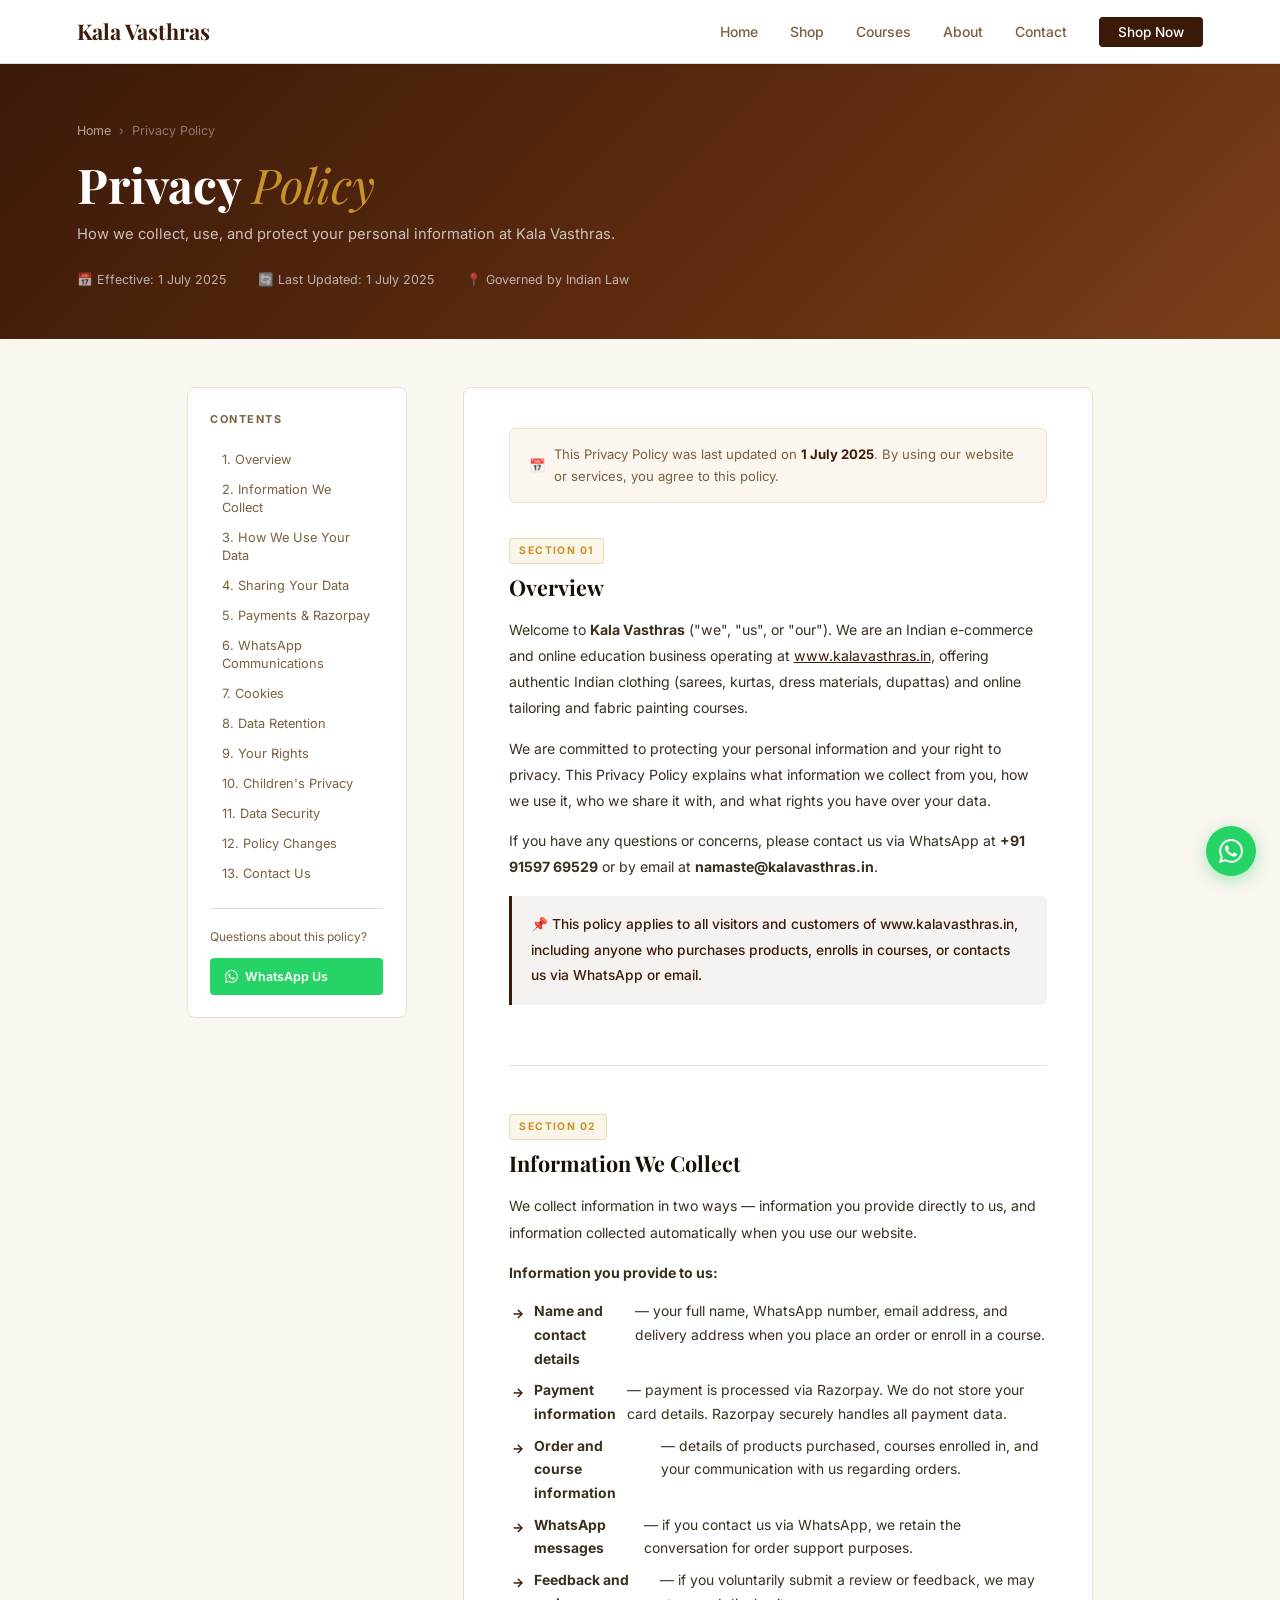
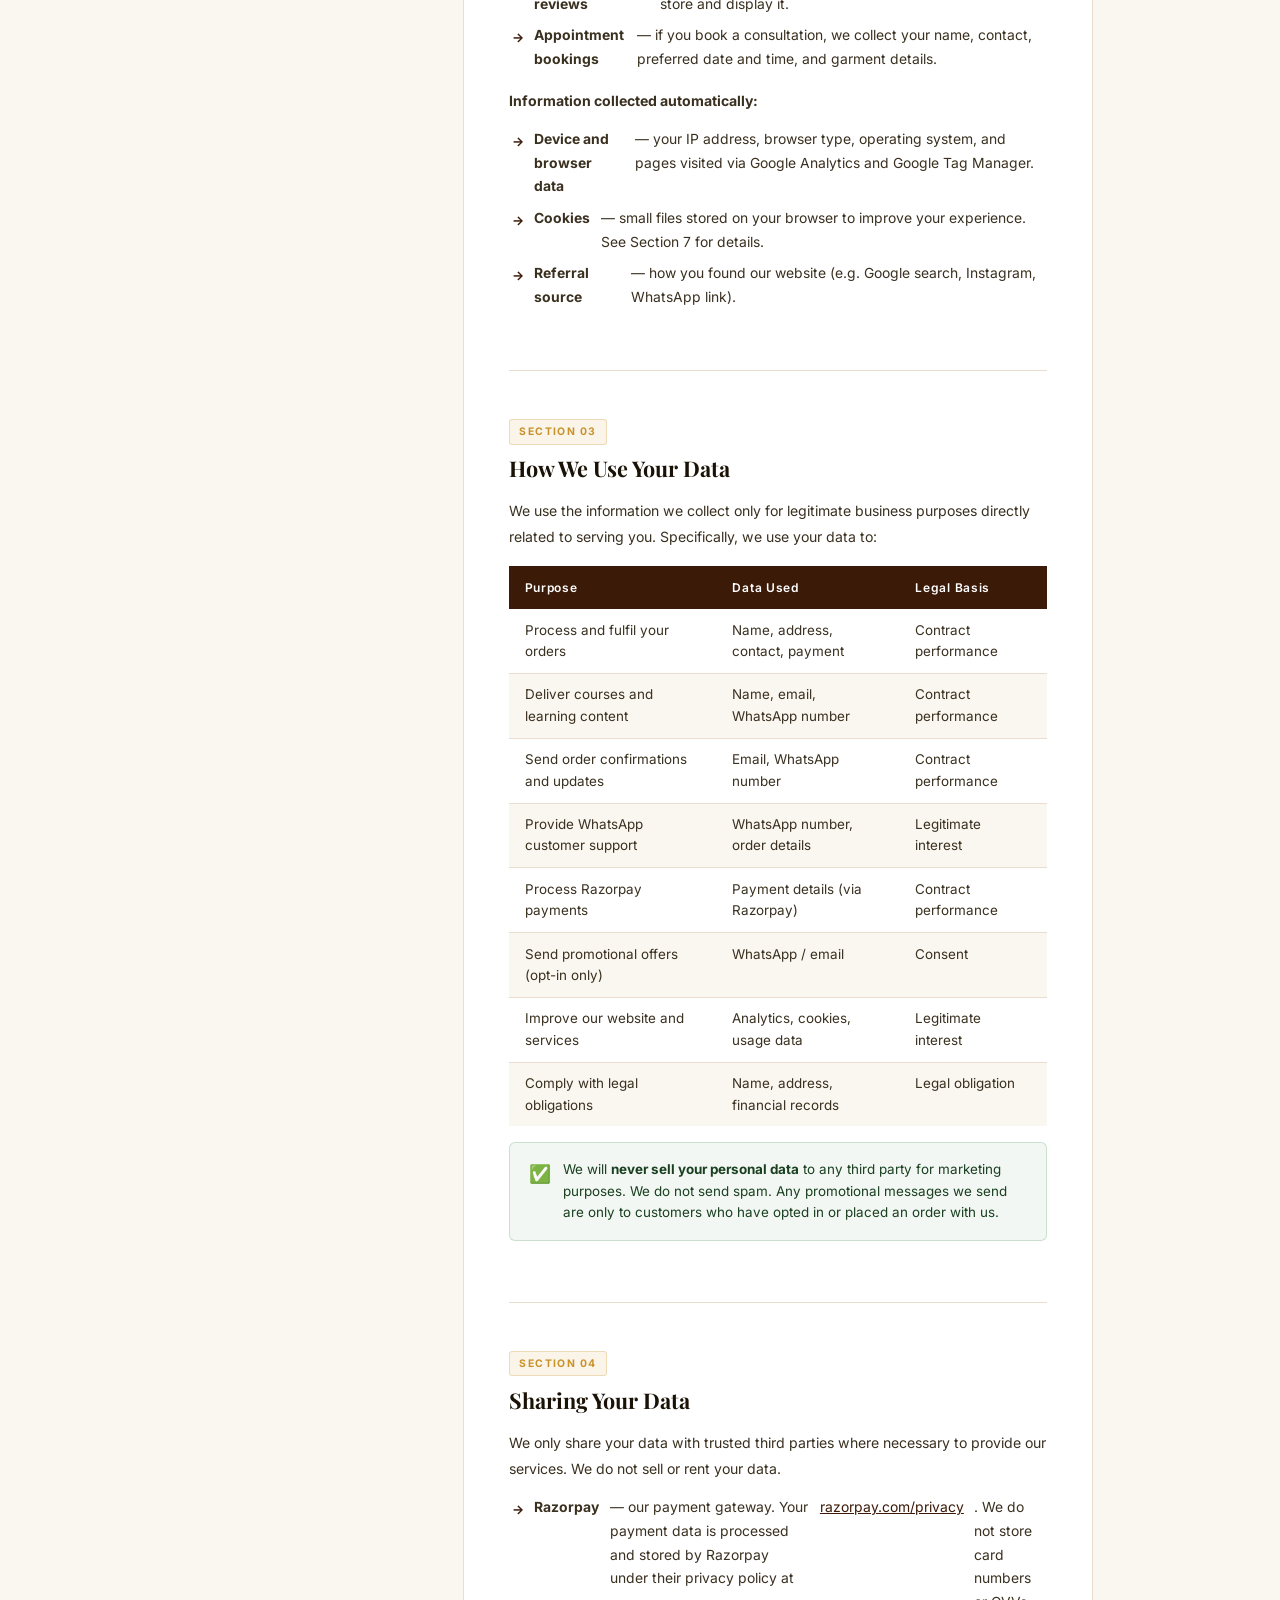
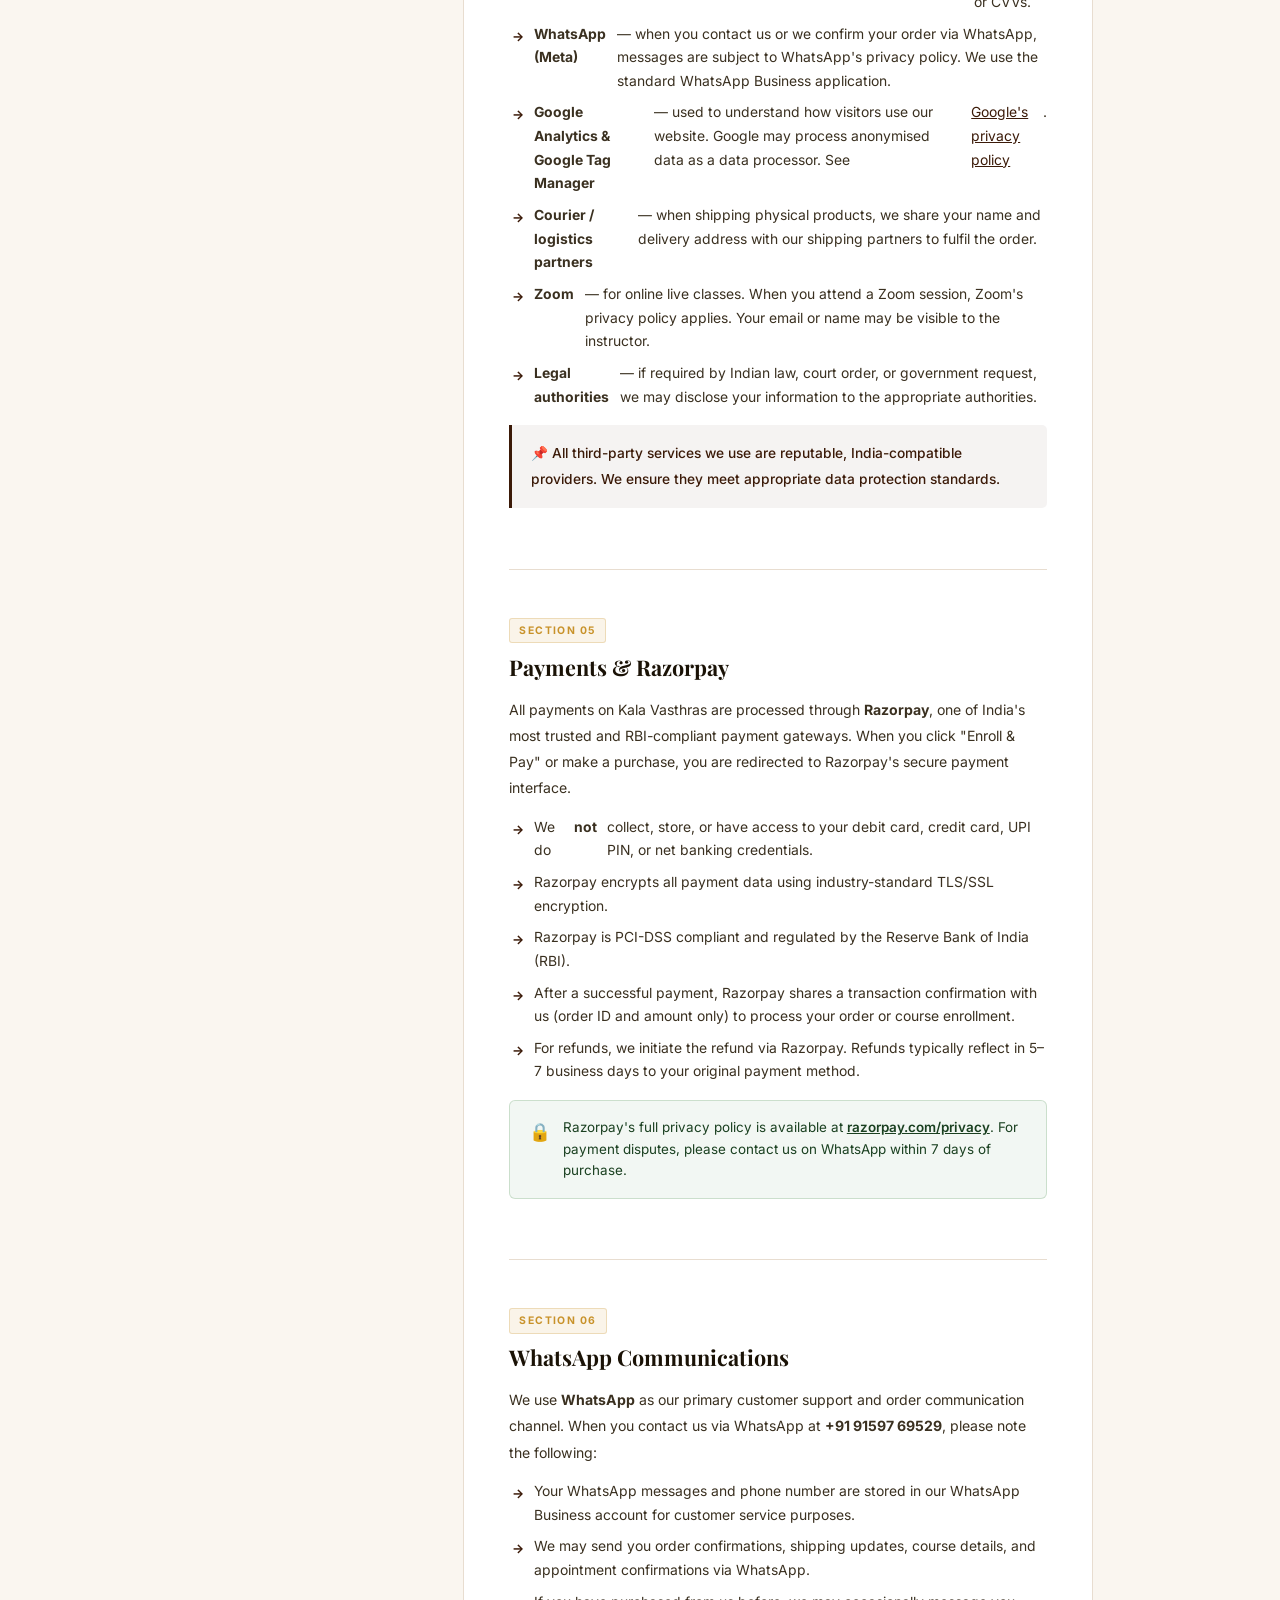
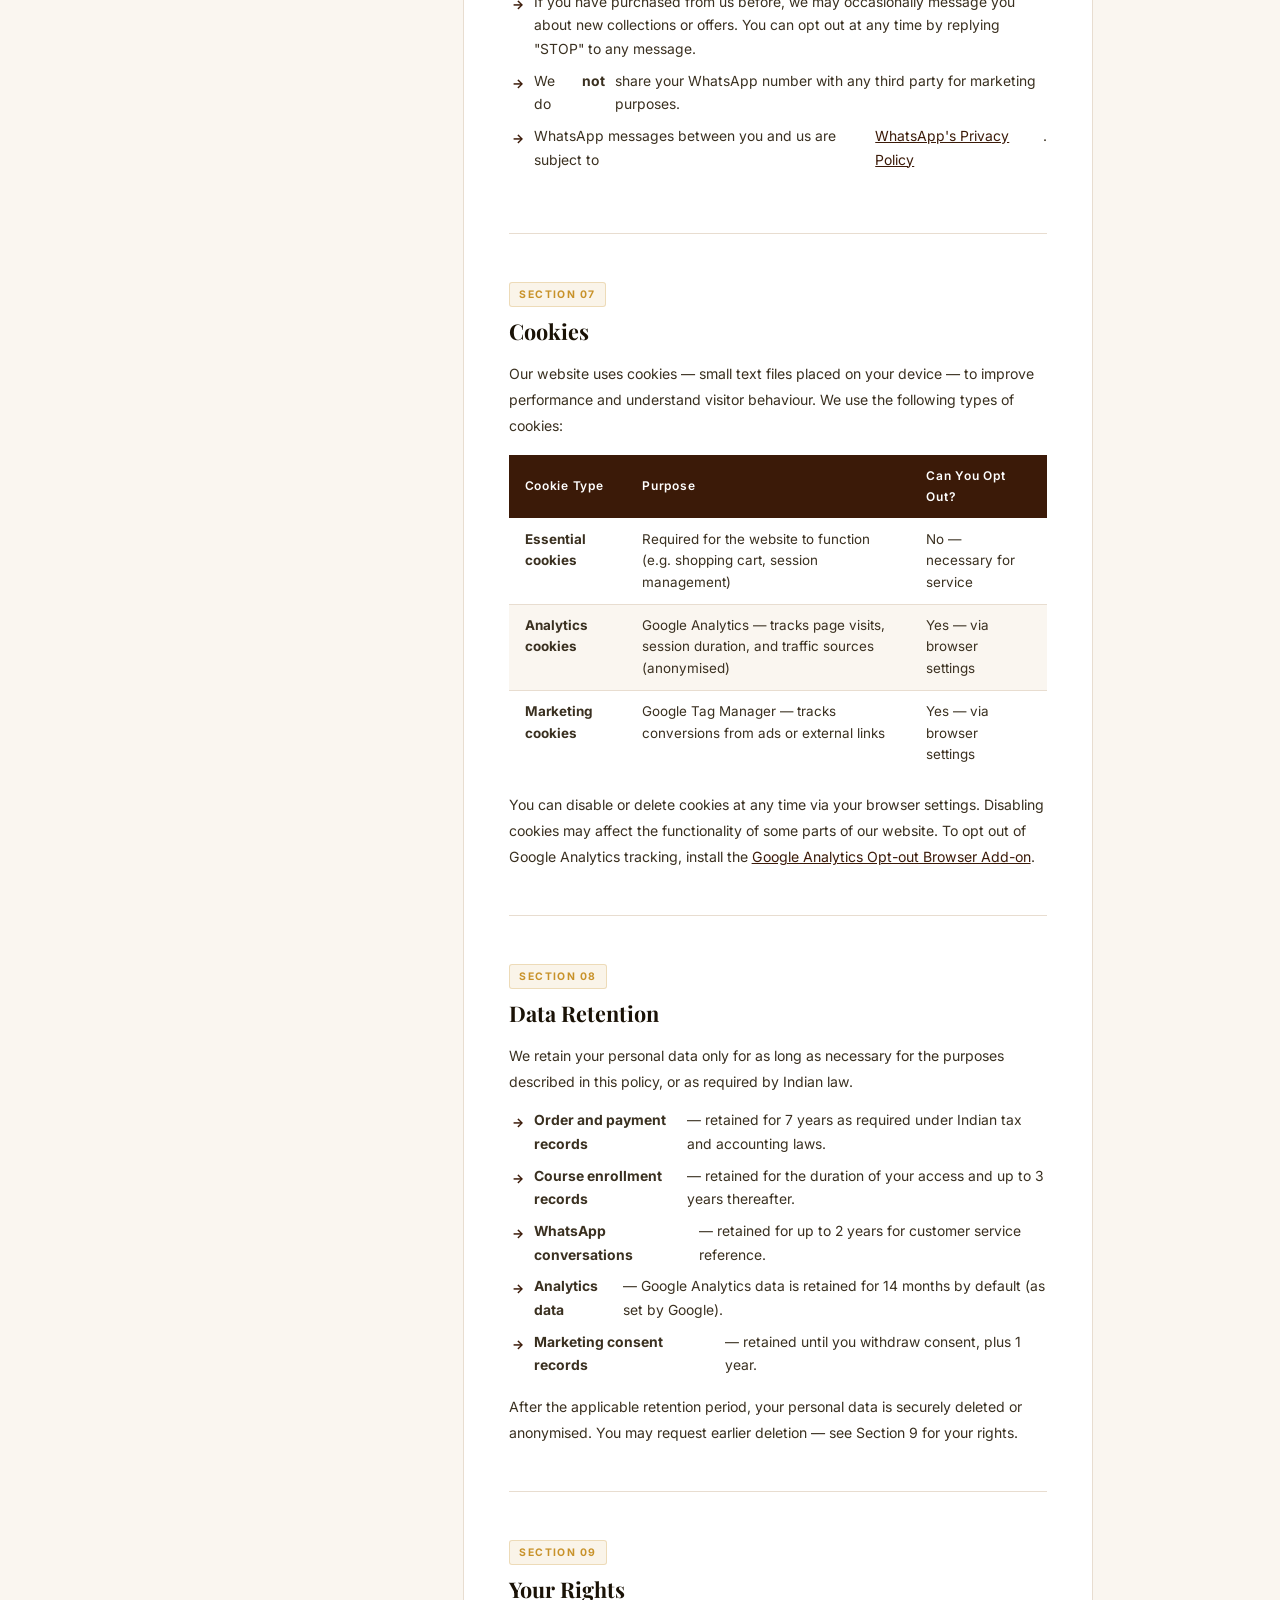
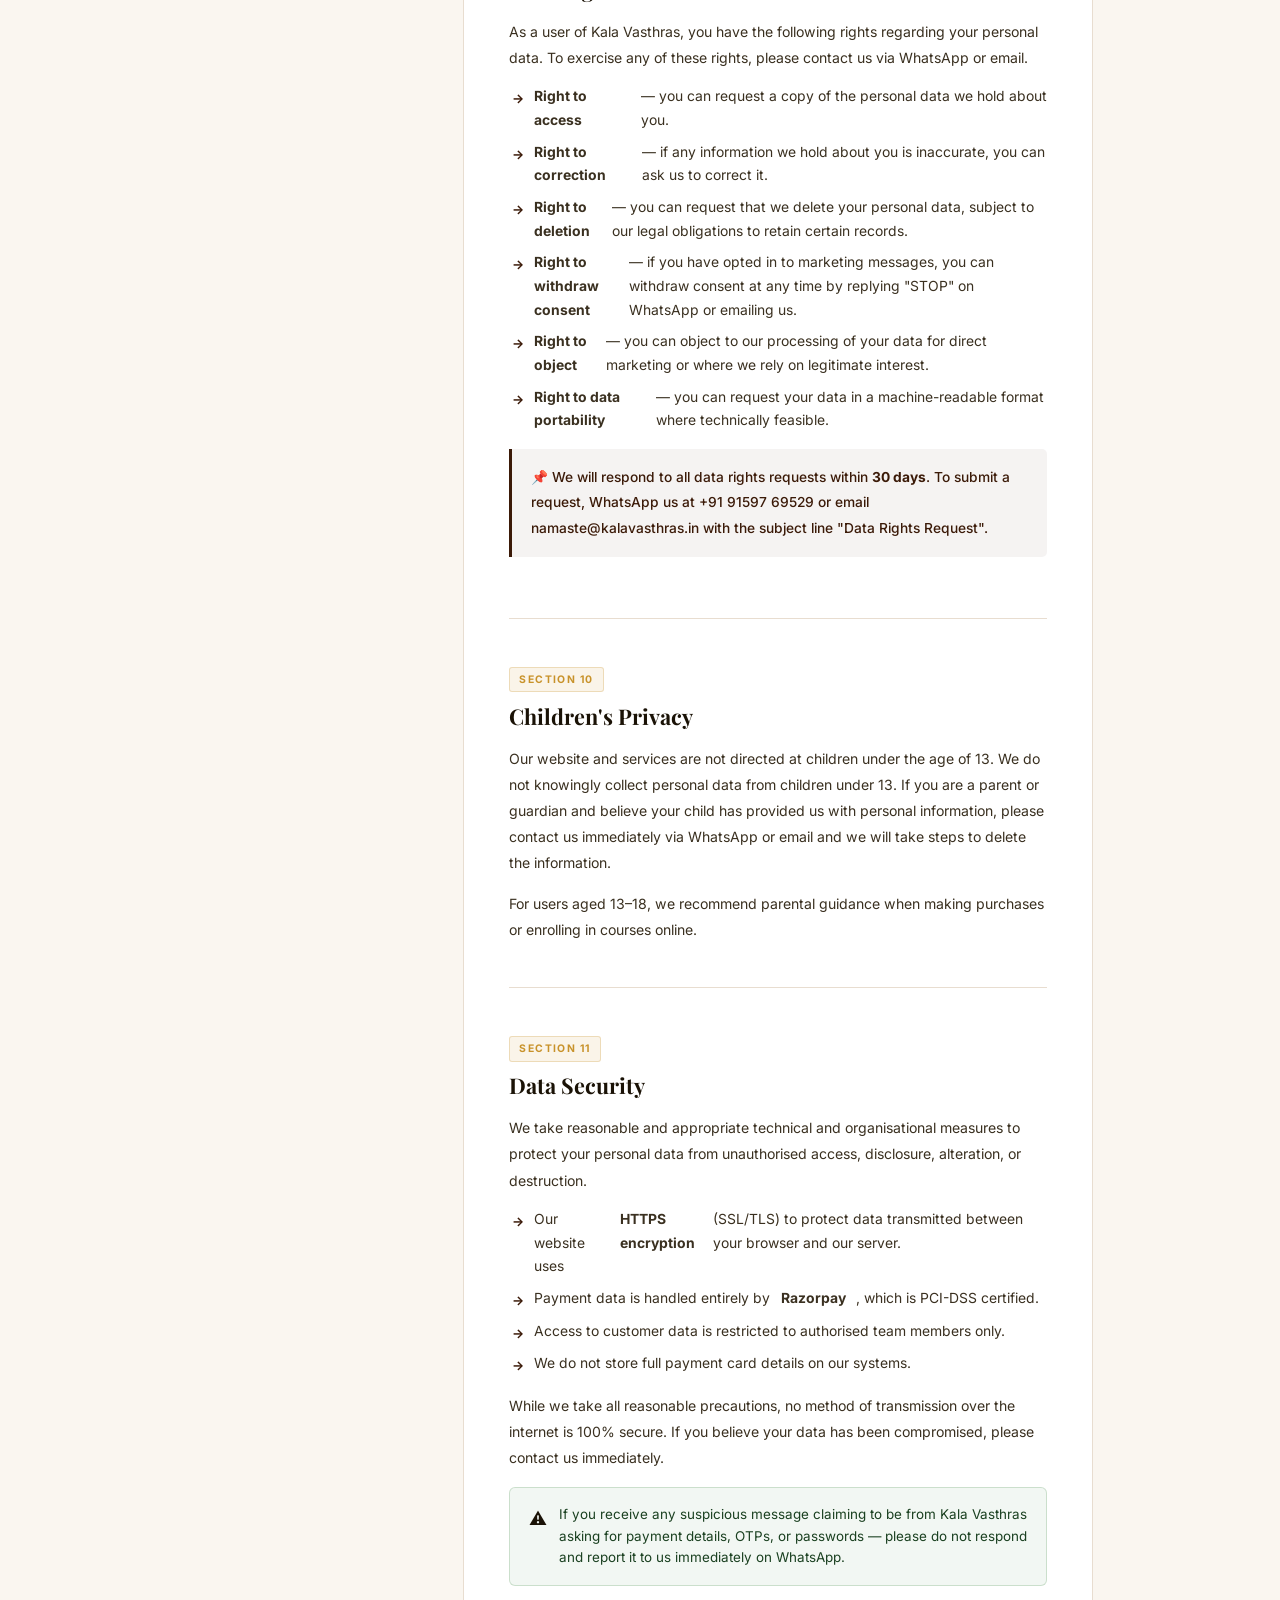
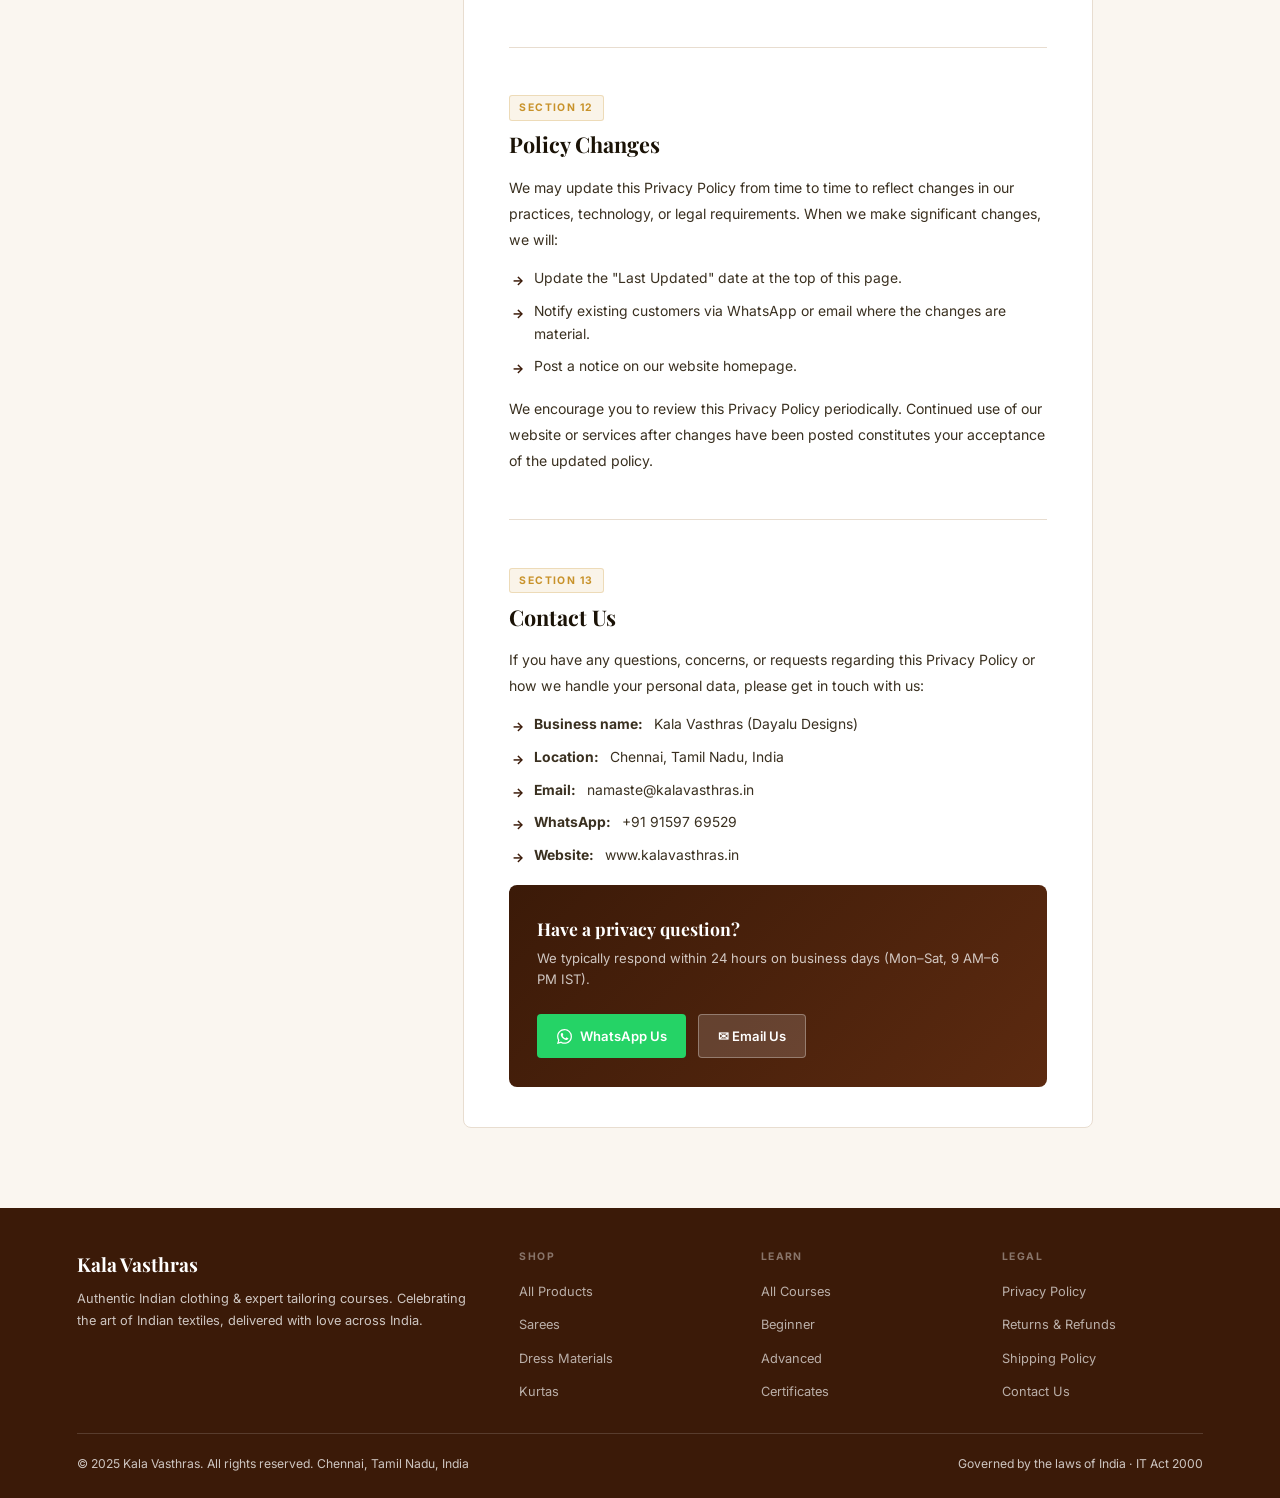
<file: privacy-policy.html>
<!DOCTYPE html>
<html lang="en">
<head>
<meta charset="UTF-8">
<meta name="viewport" content="width=device-width, initial-scale=1.0">
<title>Privacy Policy | Kala Vasthras</title>
<meta name="description" content="Privacy Policy for Kala Vasthras — how we collect, use, and protect your personal information.">
<link rel="preconnect" href="https://fonts.googleapis.com">
<link href="https://fonts.googleapis.com/css2?family=Playfair+Display:ital,wght@0,500;0,700;1,400&family=Inter:wght@300;400;500;600&display=swap" rel="stylesheet">
<style>
  *, *::before, *::after { box-sizing: border-box; margin: 0; padding: 0; }
  :root {
    --brown:    #3B1A08;
    --brown-md: #5C2A10;
    --gold:     #C8922A;
    --gold-lt:  #F5DFA0;
    --bg:       #FAF6F0;
    --card:     #FFFFFF;
    --border:   #E8DDD0;
    --text:     #1A1206;
    --muted:    #7A6040;
    --green:    #2E7D32;
    --wa:       #25D366;
  }
  html { scroll-behavior: smooth; }
  body { font-family: 'Inter', sans-serif; background: var(--bg); color: var(--text); line-height: 1.7; }

  /* ── NAV ── */
  nav {
    background: #fff;
    border-bottom: 1px solid var(--border);
    padding: 0 6%;
    display: flex; align-items: center; justify-content: space-between;
    height: 64px;
    position: sticky; top: 0; z-index: 100;
    box-shadow: 0 1px 6px rgba(0,0,0,0.06);
  }
  .nav-logo {
    font-family: 'Playfair Display', serif;
    font-size: 1.35rem; font-weight: 700;
    color: var(--brown); text-decoration: none;
  }
  .nav-links { display: flex; gap: 2rem; list-style: none; }
  .nav-links a { font-size: 0.875rem; font-weight: 500; color: var(--muted); text-decoration: none; transition: color 0.2s; }
  .nav-links a:hover { color: var(--brown); }
  .nav-cta { background: var(--brown); color: #fff !important; padding: 0.45rem 1.2rem; border-radius: 4px; font-size: 0.85rem !important; }
  .nav-cta:hover { background: var(--brown-md) !important; }
  .hamburger { display: none; flex-direction: column; gap: 5px; cursor: pointer; background: none; border: none; }
  .hamburger span { display: block; width: 22px; height: 2px; background: var(--brown); border-radius: 2px; }

  /* ── HERO ── */
  .page-hero {
    background: linear-gradient(135deg, var(--brown) 0%, #5C2A10 55%, #7A4018 100%);
    padding: 3.5rem 6% 3rem;
    color: #fff;
  }
  .breadcrumb {
    display: flex; align-items: center; gap: 0.5rem;
    font-size: 0.78rem; color: rgba(255,255,255,0.6);
    margin-bottom: 1rem;
  }
  .breadcrumb a { color: rgba(255,255,255,0.6); text-decoration: none; }
  .breadcrumb a:hover { color: rgba(255,255,255,0.9); }
  .breadcrumb span { color: rgba(255,255,255,0.4); }
  .page-hero h1 {
    font-family: 'Playfair Display', serif;
    font-size: clamp(2rem, 4vw, 3rem); font-weight: 700; line-height: 1.15;
    margin-bottom: 0.6rem;
  }
  .page-hero h1 em { color: var(--gold); font-style: italic; font-weight: 400; }
  .page-hero p { font-size: 0.92rem; color: rgba(255,255,255,0.72); }
  .hero-meta {
    display: flex; gap: 2rem; margin-top: 1.4rem; flex-wrap: wrap;
  }
  .hero-meta span {
    font-size: 0.78rem; color: rgba(255,255,255,0.65);
    display: flex; align-items: center; gap: 0.4rem;
  }

  /* ── LAYOUT ── */
  .page-wrap {
    max-width: 1060px;
    margin: 0 auto;
    padding: 3rem 6% 5rem;
    display: grid;
    grid-template-columns: 220px 1fr;
    gap: 3.5rem;
    align-items: start;
  }

  /* ── SIDEBAR TOC ── */
  .toc {
    position: sticky;
    top: 84px;
    background: var(--card);
    border: 1px solid var(--border);
    border-radius: 8px;
    padding: 1.4rem;
  }
  .toc-title {
    font-size: 0.68rem; font-weight: 700; letter-spacing: 0.14em;
    text-transform: uppercase; color: var(--muted); margin-bottom: 1rem;
  }
  .toc-list { list-style: none; display: flex; flex-direction: column; gap: 0; }
  .toc-list li a {
    display: block;
    font-size: 0.8rem; color: var(--muted); text-decoration: none;
    padding: 0.38rem 0.6rem;
    border-left: 2px solid transparent;
    transition: all 0.2s; line-height: 1.4;
  }
  .toc-list li a:hover,
  .toc-list li a.active {
    color: var(--brown);
    border-left-color: var(--brown);
    background: rgba(59,26,8,0.05);
  }
  .toc-contact {
    margin-top: 1.2rem;
    padding-top: 1.2rem;
    border-top: 1px solid var(--border);
  }
  .toc-contact p {
    font-size: 0.75rem; color: var(--muted); margin-bottom: 0.7rem; line-height: 1.5;
  }
  .btn-toc-wa {
    display: flex; align-items: center; gap: 0.45rem;
    background: var(--wa); color: #fff;
    padding: 0.5rem 0.9rem; border-radius: 4px;
    font-size: 0.78rem; font-weight: 600; text-decoration: none;
    transition: background 0.2s;
  }
  .btn-toc-wa:hover { background: #1da851; }

  /* ── CONTENT ── */
  .policy-content {
    background: var(--card);
    border: 1px solid var(--border);
    border-radius: 8px;
    padding: 2.5rem 2.8rem;
  }

  /* Section */
  .policy-section {
    margin-bottom: 2.8rem;
    padding-bottom: 2.8rem;
    border-bottom: 1px solid var(--border);
    scroll-margin-top: 90px;
  }
  .policy-section:last-child {
    margin-bottom: 0; padding-bottom: 0; border-bottom: none;
  }

  .section-num {
    display: inline-block;
    font-size: 0.65rem; font-weight: 700; letter-spacing: 0.14em;
    text-transform: uppercase; color: var(--gold);
    background: rgba(200,146,42,0.1); border: 1px solid rgba(200,146,42,0.25);
    padding: 0.18rem 0.6rem; border-radius: 3px;
    margin-bottom: 0.6rem;
  }
  .policy-section h2 {
    font-family: 'Playfair Display', serif;
    font-size: 1.35rem; font-weight: 700; color: var(--text);
    margin-bottom: 1rem; line-height: 1.3;
  }
  .policy-section p {
    font-size: 0.88rem; color: #3A3020; line-height: 1.85;
    margin-bottom: 0.9rem;
  }
  .policy-section p:last-child { margin-bottom: 0; }

  /* Lists */
  .policy-list {
    list-style: none; margin: 0.7rem 0 1rem; padding: 0;
    display: flex; flex-direction: column; gap: 0.5rem;
  }
  .policy-list li {
    font-size: 0.87rem; color: #3A3020; line-height: 1.7;
    display: flex; align-items: flex-start; gap: 0.65rem;
    padding-left: 0.2rem;
  }
  .policy-list li::before {
    content: '→';
    color: var(--brown); font-weight: 700; font-size: 0.8rem;
    flex-shrink: 0; margin-top: 3px;
  }

  /* Highlight box */
  .highlight-box {
    background: rgba(59,26,8,0.05);
    border-left: 3px solid var(--brown);
    border-radius: 0 5px 5px 0;
    padding: 1rem 1.2rem;
    margin: 1rem 0;
  }
  .highlight-box p {
    font-size: 0.86rem; color: var(--brown); font-weight: 500; margin: 0;
  }

  /* Info box */
  .info-box {
    background: rgba(46,125,50,0.06);
    border: 1px solid rgba(46,125,50,0.2);
    border-radius: 6px;
    padding: 1rem 1.2rem;
    margin: 1rem 0;
    display: flex; gap: 0.75rem; align-items: flex-start;
  }
  .info-box span:first-child { font-size: 1.1rem; flex-shrink: 0; }
  .info-box p { font-size: 0.84rem; color: #1A4020; margin: 0; line-height: 1.6; }

  /* Table */
  .data-table {
    width: 100%; border-collapse: collapse; margin: 1rem 0;
    font-size: 0.84rem;
  }
  .data-table th {
    background: var(--brown); color: #fff;
    padding: 0.7rem 1rem; text-align: left;
    font-size: 0.75rem; font-weight: 600; letter-spacing: 0.06em;
  }
  .data-table td {
    padding: 0.65rem 1rem; color: #3A3020;
    border-bottom: 1px solid var(--border); line-height: 1.6;
    vertical-align: top;
  }
  .data-table tr:nth-child(even) td { background: #FAF6F0; }
  .data-table tr:last-child td { border-bottom: none; }

  /* Contact card */
  .contact-card {
    background: linear-gradient(135deg, var(--brown), #5C2A10);
    border-radius: 8px; padding: 1.8rem;
    display: flex; gap: 1.5rem; align-items: center; flex-wrap: wrap;
    margin-top: 1rem;
  }
  .contact-card-text h4 {
    font-family: 'Playfair Display', serif;
    font-size: 1.1rem; color: #fff; margin-bottom: 0.3rem;
  }
  .contact-card-text p { font-size: 0.82rem; color: rgba(255,255,255,0.75); margin: 0; line-height: 1.6; }
  .contact-card-actions { display: flex; gap: 0.75rem; flex-wrap: wrap; }
  .btn-contact-wa {
    display: inline-flex; align-items: center; gap: 0.5rem;
    background: var(--wa); color: #fff;
    padding: 0.6rem 1.2rem; border-radius: 4px;
    font-size: 0.82rem; font-weight: 600; text-decoration: none;
    transition: background 0.2s;
  }
  .btn-contact-wa:hover { background: #1da851; }
  .btn-contact-email {
    display: inline-flex; align-items: center; gap: 0.5rem;
    background: rgba(255,255,255,0.15); color: #fff;
    border: 1px solid rgba(255,255,255,0.3);
    padding: 0.6rem 1.2rem; border-radius: 4px;
    font-size: 0.82rem; font-weight: 600; text-decoration: none;
    transition: background 0.2s;
  }
  .btn-contact-email:hover { background: rgba(255,255,255,0.25); }

  /* Last updated banner */
  .last-updated {
    background: rgba(200,146,42,0.08);
    border: 1px solid rgba(200,146,42,0.2);
    border-radius: 6px;
    padding: 0.9rem 1.2rem;
    display: flex; align-items: center; gap: 0.6rem;
    margin-bottom: 2rem;
    font-size: 0.82rem; color: var(--muted);
  }
  .last-updated strong { color: var(--brown); }

  /* ── FOOTER ── */
  footer {
    background: var(--brown); color: rgba(255,255,255,0.75);
    padding: 2.5rem 6% 1.5rem; margin-top: 0;
  }
  .footer-grid {
    display: grid; grid-template-columns: 2fr 1fr 1fr 1fr; gap: 2.5rem;
    padding-bottom: 1.8rem; border-bottom: 1px solid rgba(255,255,255,0.15); margin-bottom: 1.2rem;
  }
  .footer-brand { font-family: 'Playfair Display', serif; font-size: 1.2rem; font-weight: 700; color: #fff; margin-bottom: 0.5rem; }
  .footer-desc { font-size: 0.8rem; line-height: 1.7; }
  footer h5 { font-size: 0.65rem; font-weight: 700; letter-spacing: 0.14em; text-transform: uppercase; color: rgba(255,255,255,0.4); margin-bottom: 0.7rem; }
  footer ul { list-style: none; display: flex; flex-direction: column; gap: 0.4rem; }
  footer ul a { font-size: 0.8rem; color: rgba(255,255,255,0.65); text-decoration: none; transition: color 0.2s; }
  footer ul a:hover { color: #fff; }
  .footer-bottom { display: flex; justify-content: space-between; font-size: 0.76rem; flex-wrap: wrap; gap: 0.5rem; }

  /* WA float */
  .wa-float {
    position: fixed; bottom: 1.5rem; right: 1.5rem; z-index: 999;
    width: 50px; height: 50px; border-radius: 50%;
    background: var(--wa); color: #fff;
    display: flex; align-items: center; justify-content: center;
    text-decoration: none;
    box-shadow: 0 4px 16px rgba(37,211,102,0.4);
    transition: transform 0.2s;
  }
  .wa-float:hover { transform: scale(1.1); }

  /* ── RESPONSIVE ── */
  @media (max-width: 860px) {
    .nav-links { display: none; flex-direction: column; position: absolute; top: 64px; left: 0; right: 0; background: #fff; padding: 1rem 6%; border-bottom: 1px solid var(--border); gap: 1rem; z-index: 200; }
    .nav-links.open { display: flex; }
    .hamburger { display: flex; }
    .page-wrap { grid-template-columns: 1fr; gap: 2rem; padding: 2rem 5% 4rem; }
    .toc { position: static; }
    .policy-content { padding: 1.8rem 1.5rem; }
    .footer-grid { grid-template-columns: 1fr 1fr; gap: 2rem; }
    .contact-card { flex-direction: column; }
  }
  @media (max-width: 520px) {
    .page-hero { padding: 2.5rem 5% 2.5rem; }
    .footer-grid { grid-template-columns: 1fr; }
    .hero-meta { gap: 1rem; }
    .data-table { font-size: 0.78rem; }
    .data-table td, .data-table th { padding: 0.5rem 0.7rem; }
  }
</style>
</head>
<body>

<!-- WA Float -->
<a class="wa-float" href="https://wa.me/919159769529?text=Hi%20Kala%20Vasthras!%20I%20have%20a%20question%20about%20your%20Privacy%20Policy." target="_blank" rel="noopener" title="WhatsApp Us">
  <svg width="24" height="24" viewBox="0 0 24 24" fill="currentColor"><path d="M17.472 14.382c-.297-.149-1.758-.867-2.03-.967-.273-.099-.471-.148-.67.15-.197.297-.767.966-.94 1.164-.173.199-.347.223-.644.075-.297-.15-1.255-.463-2.39-1.475-.883-.788-1.48-1.761-1.653-2.059-.173-.297-.018-.458.13-.606.134-.133.298-.347.446-.52.149-.174.198-.298.298-.497.099-.198.05-.371-.025-.52-.075-.149-.669-1.612-.916-2.207-.242-.579-.487-.5-.669-.51-.173-.008-.371-.01-.57-.01-.198 0-.52.074-.792.372-.272.297-1.04 1.016-1.04 2.479 0 1.462 1.065 2.875 1.213 3.074.149.198 2.096 3.2 5.077 4.487.709.306 1.262.489 1.694.625.712.227 1.36.195 1.871.118.571-.085 1.758-.719 2.006-1.413.248-.694.248-1.289.173-1.413-.074-.124-.272-.198-.57-.347m-5.421 7.403h-.004a9.87 9.87 0 01-5.031-1.378l-.361-.214-3.741.982.998-3.648-.235-.374a9.86 9.86 0 01-1.51-5.26c.001-5.45 4.436-9.884 9.888-9.884 2.64 0 5.122 1.03 6.988 2.898a9.825 9.825 0 012.893 6.994c-.003 5.45-4.437 9.884-9.885 9.884m8.413-18.297A11.815 11.815 0 0012.05 0C5.495 0 .16 5.335.157 11.892c0 2.096.547 4.142 1.588 5.945L.057 24l6.305-1.654a11.882 11.882 0 005.683 1.448h.005c6.554 0 11.89-5.335 11.893-11.893a11.821 11.821 0 00-3.48-8.413z"/></svg>
</a>

<!-- NAV -->
<nav>
  <a class="nav-logo" href="https://www.kalavasthras.in">Kala Vasthras</a>
  <ul class="nav-links" id="navLinks">
    <li><a href="https://www.kalavasthras.in/index.html">Home</a></li>
    <li><a href="https://www.kalavasthras.in/shop.html">Shop</a></li>
    <li><a href="https://www.kalavasthras.in/courses.html">Courses</a></li>
    <li><a href="https://www.kalavasthras.in/about.html">About</a></li>
    <li><a href="https://www.kalavasthras.in/contact.html">Contact</a></li>
    <li><a href="https://www.kalavasthras.in/shop.html" class="nav-cta">Shop Now</a></li>
  </ul>
  <button class="hamburger" onclick="document.getElementById('navLinks').classList.toggle('open')">
    <span></span><span></span><span></span>
  </button>
</nav>

<!-- HERO -->
<div class="page-hero">
  <div class="breadcrumb">
    <a href="https://www.kalavasthras.in">Home</a>
    <span>›</span>
    <span>Privacy Policy</span>
  </div>
  <h1>Privacy <em>Policy</em></h1>
  <p>How we collect, use, and protect your personal information at Kala Vasthras.</p>
  <div class="hero-meta">
    <span>📅 Effective: 1 July 2025</span>
    <span>🔄 Last Updated: 1 July 2025</span>
    <span>📍 Governed by Indian Law</span>
  </div>
</div>

<!-- PAGE WRAP -->
<div class="page-wrap">

  <!-- SIDEBAR TOC -->
  <aside class="toc">
    <div class="toc-title">Contents</div>
    <ul class="toc-list">
      <li><a href="#overview" onclick="setActive(this)">1. Overview</a></li>
      <li><a href="#information" onclick="setActive(this)">2. Information We Collect</a></li>
      <li><a href="#usage" onclick="setActive(this)">3. How We Use Your Data</a></li>
      <li><a href="#sharing" onclick="setActive(this)">4. Sharing Your Data</a></li>
      <li><a href="#payments" onclick="setActive(this)">5. Payments & Razorpay</a></li>
      <li><a href="#whatsapp" onclick="setActive(this)">6. WhatsApp Communications</a></li>
      <li><a href="#cookies" onclick="setActive(this)">7. Cookies</a></li>
      <li><a href="#retention" onclick="setActive(this)">8. Data Retention</a></li>
      <li><a href="#rights" onclick="setActive(this)">9. Your Rights</a></li>
      <li><a href="#children" onclick="setActive(this)">10. Children's Privacy</a></li>
      <li><a href="#security" onclick="setActive(this)">11. Data Security</a></li>
      <li><a href="#changes" onclick="setActive(this)">12. Policy Changes</a></li>
      <li><a href="#contact-us" onclick="setActive(this)">13. Contact Us</a></li>
    </ul>
    <div class="toc-contact">
      <p>Questions about this policy?</p>
      <a class="btn-toc-wa" href="https://wa.me/919159769529?text=Hi%20Kala%20Vasthras!%20I%20have%20a%20privacy%20policy%20question." target="_blank" rel="noopener">
        <svg width="13" height="13" viewBox="0 0 24 24" fill="currentColor"><path d="M17.472 14.382c-.297-.149-1.758-.867-2.03-.967-.273-.099-.471-.148-.67.15-.197.297-.767.966-.94 1.164-.173.199-.347.223-.644.075-.297-.15-1.255-.463-2.39-1.475-.883-.788-1.48-1.761-1.653-2.059-.173-.297-.018-.458.13-.606.134-.133.298-.347.446-.52.149-.174.198-.298.298-.497.099-.198.05-.371-.025-.52-.075-.149-.669-1.612-.916-2.207-.242-.579-.487-.5-.669-.51-.173-.008-.371-.01-.57-.01-.198 0-.52.074-.792.372-.272.297-1.04 1.016-1.04 2.479 0 1.462 1.065 2.875 1.213 3.074.149.198 2.096 3.2 5.077 4.487.709.306 1.262.489 1.694.625.712.227 1.36.195 1.871.118.571-.085 1.758-.719 2.006-1.413.248-.694.248-1.289.173-1.413-.074-.124-.272-.198-.57-.347m-5.421 7.403h-.004a9.87 9.87 0 01-5.031-1.378l-.361-.214-3.741.982.998-3.648-.235-.374a9.86 9.86 0 01-1.51-5.26c.001-5.45 4.436-9.884 9.888-9.884 2.64 0 5.122 1.03 6.988 2.898a9.825 9.825 0 012.893 6.994c-.003 5.45-4.437 9.884-9.885 9.884m8.413-18.297A11.815 11.815 0 0012.05 0C5.495 0 .16 5.335.157 11.892c0 2.096.547 4.142 1.588 5.945L.057 24l6.305-1.654a11.882 11.882 0 005.683 1.448h.005c6.554 0 11.89-5.335 11.893-11.893a11.821 11.821 0 00-3.48-8.413z"/></svg>
        WhatsApp Us
      </a>
    </div>
  </aside>

  <!-- MAIN CONTENT -->
  <main class="policy-content">

    <div class="last-updated">
      📅 <span>This Privacy Policy was last updated on <strong>1 July 2025</strong>. By using our website or services, you agree to this policy.</span>
    </div>

    <!-- 1. Overview -->
    <div class="policy-section" id="overview">
      <span class="section-num">Section 01</span>
      <h2>Overview</h2>
      <p>Welcome to <strong>Kala Vasthras</strong> ("we", "us", or "our"). We are an Indian e-commerce and online education business operating at <a href="https://www.kalavasthras.in" style="color:var(--brown);">www.kalavasthras.in</a>, offering authentic Indian clothing (sarees, kurtas, dress materials, dupattas) and online tailoring and fabric painting courses.</p>
      <p>We are committed to protecting your personal information and your right to privacy. This Privacy Policy explains what information we collect from you, how we use it, who we share it with, and what rights you have over your data.</p>
      <p>If you have any questions or concerns, please contact us via WhatsApp at <strong>+91 91597 69529</strong> or by email at <strong>namaste@kalavasthras.in</strong>.</p>
      <div class="highlight-box">
        <p>📌 This policy applies to all visitors and customers of www.kalavasthras.in, including anyone who purchases products, enrolls in courses, or contacts us via WhatsApp or email.</p>
      </div>
    </div>

    <!-- 2. Information We Collect -->
    <div class="policy-section" id="information">
      <span class="section-num">Section 02</span>
      <h2>Information We Collect</h2>
      <p>We collect information in two ways — information you provide directly to us, and information collected automatically when you use our website.</p>

      <p><strong>Information you provide to us:</strong></p>
      <ul class="policy-list">
        <li><strong>Name and contact details</strong> — your full name, WhatsApp number, email address, and delivery address when you place an order or enroll in a course.</li>
        <li><strong>Payment information</strong> — payment is processed via Razorpay. We do not store your card details. Razorpay securely handles all payment data.</li>
        <li><strong>Order and course information</strong> — details of products purchased, courses enrolled in, and your communication with us regarding orders.</li>
        <li><strong>WhatsApp messages</strong> — if you contact us via WhatsApp, we retain the conversation for order support purposes.</li>
        <li><strong>Feedback and reviews</strong> — if you voluntarily submit a review or feedback, we may store and display it.</li>
        <li><strong>Appointment bookings</strong> — if you book a consultation, we collect your name, contact, preferred date and time, and garment details.</li>
      </ul>

      <p><strong>Information collected automatically:</strong></p>
      <ul class="policy-list">
        <li><strong>Device and browser data</strong> — your IP address, browser type, operating system, and pages visited via Google Analytics and Google Tag Manager.</li>
        <li><strong>Cookies</strong> — small files stored on your browser to improve your experience. See Section 7 for details.</li>
        <li><strong>Referral source</strong> — how you found our website (e.g. Google search, Instagram, WhatsApp link).</li>
      </ul>
    </div>

    <!-- 3. How We Use Your Data -->
    <div class="policy-section" id="usage">
      <span class="section-num">Section 03</span>
      <h2>How We Use Your Data</h2>
      <p>We use the information we collect only for legitimate business purposes directly related to serving you. Specifically, we use your data to:</p>

      <table class="data-table">
        <thead>
          <tr>
            <th>Purpose</th>
            <th>Data Used</th>
            <th>Legal Basis</th>
          </tr>
        </thead>
        <tbody>
          <tr>
            <td>Process and fulfil your orders</td>
            <td>Name, address, contact, payment</td>
            <td>Contract performance</td>
          </tr>
          <tr>
            <td>Deliver courses and learning content</td>
            <td>Name, email, WhatsApp number</td>
            <td>Contract performance</td>
          </tr>
          <tr>
            <td>Send order confirmations and updates</td>
            <td>Email, WhatsApp number</td>
            <td>Contract performance</td>
          </tr>
          <tr>
            <td>Provide WhatsApp customer support</td>
            <td>WhatsApp number, order details</td>
            <td>Legitimate interest</td>
          </tr>
          <tr>
            <td>Process Razorpay payments</td>
            <td>Payment details (via Razorpay)</td>
            <td>Contract performance</td>
          </tr>
          <tr>
            <td>Send promotional offers (opt-in only)</td>
            <td>WhatsApp / email</td>
            <td>Consent</td>
          </tr>
          <tr>
            <td>Improve our website and services</td>
            <td>Analytics, cookies, usage data</td>
            <td>Legitimate interest</td>
          </tr>
          <tr>
            <td>Comply with legal obligations</td>
            <td>Name, address, financial records</td>
            <td>Legal obligation</td>
          </tr>
        </tbody>
      </table>

      <div class="info-box">
        <span>✅</span>
        <p>We will <strong>never sell your personal data</strong> to any third party for marketing purposes. We do not send spam. Any promotional messages we send are only to customers who have opted in or placed an order with us.</p>
      </div>
    </div>

    <!-- 4. Sharing Your Data -->
    <div class="policy-section" id="sharing">
      <span class="section-num">Section 04</span>
      <h2>Sharing Your Data</h2>
      <p>We only share your data with trusted third parties where necessary to provide our services. We do not sell or rent your data.</p>

      <ul class="policy-list">
        <li><strong>Razorpay</strong> — our payment gateway. Your payment data is processed and stored by Razorpay under their privacy policy at <a href="https://razorpay.com/privacy/" target="_blank" style="color:var(--brown);">razorpay.com/privacy</a>. We do not store card numbers or CVVs.</li>
        <li><strong>WhatsApp (Meta)</strong> — when you contact us or we confirm your order via WhatsApp, messages are subject to WhatsApp's privacy policy. We use the standard WhatsApp Business application.</li>
        <li><strong>Google Analytics &amp; Google Tag Manager</strong> — used to understand how visitors use our website. Google may process anonymised data as a data processor. See <a href="https://policies.google.com/privacy" target="_blank" style="color:var(--brown);">Google's privacy policy</a>.</li>
        <li><strong>Courier / logistics partners</strong> — when shipping physical products, we share your name and delivery address with our shipping partners to fulfil the order.</li>
        <li><strong>Zoom</strong> — for online live classes. When you attend a Zoom session, Zoom's privacy policy applies. Your email or name may be visible to the instructor.</li>
        <li><strong>Legal authorities</strong> — if required by Indian law, court order, or government request, we may disclose your information to the appropriate authorities.</li>
      </ul>

      <div class="highlight-box">
        <p>📌 All third-party services we use are reputable, India-compatible providers. We ensure they meet appropriate data protection standards.</p>
      </div>
    </div>

    <!-- 5. Payments & Razorpay -->
    <div class="policy-section" id="payments">
      <span class="section-num">Section 05</span>
      <h2>Payments &amp; Razorpay</h2>
      <p>All payments on Kala Vasthras are processed through <strong>Razorpay</strong>, one of India's most trusted and RBI-compliant payment gateways. When you click "Enroll &amp; Pay" or make a purchase, you are redirected to Razorpay's secure payment interface.</p>
      <ul class="policy-list">
        <li>We do <strong>not</strong> collect, store, or have access to your debit card, credit card, UPI PIN, or net banking credentials.</li>
        <li>Razorpay encrypts all payment data using industry-standard TLS/SSL encryption.</li>
        <li>Razorpay is PCI-DSS compliant and regulated by the Reserve Bank of India (RBI).</li>
        <li>After a successful payment, Razorpay shares a transaction confirmation with us (order ID and amount only) to process your order or course enrollment.</li>
        <li>For refunds, we initiate the refund via Razorpay. Refunds typically reflect in 5–7 business days to your original payment method.</li>
      </ul>
      <div class="info-box">
        <span>🔒</span>
        <p>Razorpay's full privacy policy is available at <a href="https://razorpay.com/privacy/" target="_blank" style="color:#1A4020;font-weight:600;">razorpay.com/privacy</a>. For payment disputes, please contact us on WhatsApp within 7 days of purchase.</p>
      </div>
    </div>

    <!-- 6. WhatsApp Communications -->
    <div class="policy-section" id="whatsapp">
      <span class="section-num">Section 06</span>
      <h2>WhatsApp Communications</h2>
      <p>We use <strong>WhatsApp</strong> as our primary customer support and order communication channel. When you contact us via WhatsApp at <strong>+91 91597 69529</strong>, please note the following:</p>
      <ul class="policy-list">
        <li>Your WhatsApp messages and phone number are stored in our WhatsApp Business account for customer service purposes.</li>
        <li>We may send you order confirmations, shipping updates, course details, and appointment confirmations via WhatsApp.</li>
        <li>If you have purchased from us before, we may occasionally message you about new collections or offers. You can opt out at any time by replying "STOP" to any message.</li>
        <li>We do <strong>not</strong> share your WhatsApp number with any third party for marketing purposes.</li>
        <li>WhatsApp messages between you and us are subject to <a href="https://www.whatsapp.com/legal/privacy-policy" target="_blank" style="color:var(--brown);">WhatsApp's Privacy Policy</a>.</li>
      </ul>
    </div>

    <!-- 7. Cookies -->
    <div class="policy-section" id="cookies">
      <span class="section-num">Section 07</span>
      <h2>Cookies</h2>
      <p>Our website uses cookies — small text files placed on your device — to improve performance and understand visitor behaviour. We use the following types of cookies:</p>

      <table class="data-table">
        <thead>
          <tr>
            <th>Cookie Type</th>
            <th>Purpose</th>
            <th>Can You Opt Out?</th>
          </tr>
        </thead>
        <tbody>
          <tr>
            <td><strong>Essential cookies</strong></td>
            <td>Required for the website to function (e.g. shopping cart, session management)</td>
            <td>No — necessary for service</td>
          </tr>
          <tr>
            <td><strong>Analytics cookies</strong></td>
            <td>Google Analytics — tracks page visits, session duration, and traffic sources (anonymised)</td>
            <td>Yes — via browser settings</td>
          </tr>
          <tr>
            <td><strong>Marketing cookies</strong></td>
            <td>Google Tag Manager — tracks conversions from ads or external links</td>
            <td>Yes — via browser settings</td>
          </tr>
        </tbody>
      </table>

      <p>You can disable or delete cookies at any time via your browser settings. Disabling cookies may affect the functionality of some parts of our website. To opt out of Google Analytics tracking, install the <a href="https://tools.google.com/dlpage/gaoptout" target="_blank" style="color:var(--brown);">Google Analytics Opt-out Browser Add-on</a>.</p>
    </div>

    <!-- 8. Data Retention -->
    <div class="policy-section" id="retention">
      <span class="section-num">Section 08</span>
      <h2>Data Retention</h2>
      <p>We retain your personal data only for as long as necessary for the purposes described in this policy, or as required by Indian law.</p>
      <ul class="policy-list">
        <li><strong>Order and payment records</strong> — retained for 7 years as required under Indian tax and accounting laws.</li>
        <li><strong>Course enrollment records</strong> — retained for the duration of your access and up to 3 years thereafter.</li>
        <li><strong>WhatsApp conversations</strong> — retained for up to 2 years for customer service reference.</li>
        <li><strong>Analytics data</strong> — Google Analytics data is retained for 14 months by default (as set by Google).</li>
        <li><strong>Marketing consent records</strong> — retained until you withdraw consent, plus 1 year.</li>
      </ul>
      <p>After the applicable retention period, your personal data is securely deleted or anonymised. You may request earlier deletion — see Section 9 for your rights.</p>
    </div>

    <!-- 9. Your Rights -->
    <div class="policy-section" id="rights">
      <span class="section-num">Section 09</span>
      <h2>Your Rights</h2>
      <p>As a user of Kala Vasthras, you have the following rights regarding your personal data. To exercise any of these rights, please contact us via WhatsApp or email.</p>
      <ul class="policy-list">
        <li><strong>Right to access</strong> — you can request a copy of the personal data we hold about you.</li>
        <li><strong>Right to correction</strong> — if any information we hold about you is inaccurate, you can ask us to correct it.</li>
        <li><strong>Right to deletion</strong> — you can request that we delete your personal data, subject to our legal obligations to retain certain records.</li>
        <li><strong>Right to withdraw consent</strong> — if you have opted in to marketing messages, you can withdraw consent at any time by replying "STOP" on WhatsApp or emailing us.</li>
        <li><strong>Right to object</strong> — you can object to our processing of your data for direct marketing or where we rely on legitimate interest.</li>
        <li><strong>Right to data portability</strong> — you can request your data in a machine-readable format where technically feasible.</li>
      </ul>
      <div class="highlight-box">
        <p>📌 We will respond to all data rights requests within <strong>30 days</strong>. To submit a request, WhatsApp us at +91 91597 69529 or email namaste@kalavasthras.in with the subject line "Data Rights Request".</p>
      </div>
    </div>

    <!-- 10. Children's Privacy -->
    <div class="policy-section" id="children">
      <span class="section-num">Section 10</span>
      <h2>Children's Privacy</h2>
      <p>Our website and services are not directed at children under the age of 13. We do not knowingly collect personal data from children under 13. If you are a parent or guardian and believe your child has provided us with personal information, please contact us immediately via WhatsApp or email and we will take steps to delete the information.</p>
      <p>For users aged 13–18, we recommend parental guidance when making purchases or enrolling in courses online.</p>
    </div>

    <!-- 11. Data Security -->
    <div class="policy-section" id="security">
      <span class="section-num">Section 11</span>
      <h2>Data Security</h2>
      <p>We take reasonable and appropriate technical and organisational measures to protect your personal data from unauthorised access, disclosure, alteration, or destruction.</p>
      <ul class="policy-list">
        <li>Our website uses <strong>HTTPS encryption</strong> (SSL/TLS) to protect data transmitted between your browser and our server.</li>
        <li>Payment data is handled entirely by <strong>Razorpay</strong>, which is PCI-DSS certified.</li>
        <li>Access to customer data is restricted to authorised team members only.</li>
        <li>We do not store full payment card details on our systems.</li>
      </ul>
      <p>While we take all reasonable precautions, no method of transmission over the internet is 100% secure. If you believe your data has been compromised, please contact us immediately.</p>
      <div class="info-box">
        <span>⚠️</span>
        <p>If you receive any suspicious message claiming to be from Kala Vasthras asking for payment details, OTPs, or passwords — please do not respond and report it to us immediately on WhatsApp.</p>
      </div>
    </div>

    <!-- 12. Policy Changes -->
    <div class="policy-section" id="changes">
      <span class="section-num">Section 12</span>
      <h2>Policy Changes</h2>
      <p>We may update this Privacy Policy from time to time to reflect changes in our practices, technology, or legal requirements. When we make significant changes, we will:</p>
      <ul class="policy-list">
        <li>Update the "Last Updated" date at the top of this page.</li>
        <li>Notify existing customers via WhatsApp or email where the changes are material.</li>
        <li>Post a notice on our website homepage.</li>
      </ul>
      <p>We encourage you to review this Privacy Policy periodically. Continued use of our website or services after changes have been posted constitutes your acceptance of the updated policy.</p>
    </div>

    <!-- 13. Contact Us -->
    <div class="policy-section" id="contact-us">
      <span class="section-num">Section 13</span>
      <h2>Contact Us</h2>
      <p>If you have any questions, concerns, or requests regarding this Privacy Policy or how we handle your personal data, please get in touch with us:</p>
      <ul class="policy-list">
        <li><strong>Business name:</strong> Kala Vasthras (Dayalu Designs)</li>
        <li><strong>Location:</strong> Chennai, Tamil Nadu, India</li>
        <li><strong>Email:</strong> namaste@kalavasthras.in</li>
        <li><strong>WhatsApp:</strong> +91 91597 69529</li>
        <li><strong>Website:</strong> www.kalavasthras.in</li>
      </ul>
      <div class="contact-card">
        <div class="contact-card-text">
          <h4>Have a privacy question?</h4>
          <p>We typically respond within 24 hours on business days (Mon–Sat, 9 AM–6 PM IST).</p>
        </div>
        <div class="contact-card-actions">
          <a class="btn-contact-wa" href="https://wa.me/919159769529?text=Hi%20Kala%20Vasthras!%20I%20have%20a%20question%20about%20your%20Privacy%20Policy." target="_blank" rel="noopener">
            <svg width="15" height="15" viewBox="0 0 24 24" fill="currentColor"><path d="M17.472 14.382c-.297-.149-1.758-.867-2.03-.967-.273-.099-.471-.148-.67.15-.197.297-.767.966-.94 1.164-.173.199-.347.223-.644.075-.297-.15-1.255-.463-2.39-1.475-.883-.788-1.48-1.761-1.653-2.059-.173-.297-.018-.458.13-.606.134-.133.298-.347.446-.52.149-.174.198-.298.298-.497.099-.198.05-.371-.025-.52-.075-.149-.669-1.612-.916-2.207-.242-.579-.487-.5-.669-.51-.173-.008-.371-.01-.57-.01-.198 0-.52.074-.792.372-.272.297-1.04 1.016-1.04 2.479 0 1.462 1.065 2.875 1.213 3.074.149.198 2.096 3.2 5.077 4.487.709.306 1.262.489 1.694.625.712.227 1.36.195 1.871.118.571-.085 1.758-.719 2.006-1.413.248-.694.248-1.289.173-1.413-.074-.124-.272-.198-.57-.347m-5.421 7.403h-.004a9.87 9.87 0 01-5.031-1.378l-.361-.214-3.741.982.998-3.648-.235-.374a9.86 9.86 0 01-1.51-5.26c.001-5.45 4.436-9.884 9.888-9.884 2.64 0 5.122 1.03 6.988 2.898a9.825 9.825 0 012.893 6.994c-.003 5.45-4.437 9.884-9.885 9.884m8.413-18.297A11.815 11.815 0 0012.05 0C5.495 0 .16 5.335.157 11.892c0 2.096.547 4.142 1.588 5.945L.057 24l6.305-1.654a11.882 11.882 0 005.683 1.448h.005c6.554 0 11.89-5.335 11.893-11.893a11.821 11.821 0 00-3.48-8.413z"/></svg>
            WhatsApp Us
          </a>
          <a class="btn-contact-email" href="mailto:namaste@kalavasthras.in?subject=Privacy Policy Query">
            ✉ Email Us
          </a>
        </div>
      </div>
    </div>

  </main>
</div><!-- /page-wrap -->

<!-- FOOTER -->
<footer>
  <div class="footer-grid">
    <div>
      <div class="footer-brand">Kala Vasthras</div>
      <p class="footer-desc">Authentic Indian clothing &amp; expert tailoring courses. Celebrating the art of Indian textiles, delivered with love across India.</p>
    </div>
    <div>
      <h5>Shop</h5>
      <ul>
        <li><a href="https://www.kalavasthras.in/shop.html">All Products</a></li>
        <li><a href="https://www.kalavasthras.in/shop.html">Sarees</a></li>
        <li><a href="https://www.kalavasthras.in/shop.html">Dress Materials</a></li>
        <li><a href="https://www.kalavasthras.in/shop.html">Kurtas</a></li>
      </ul>
    </div>
    <div>
      <h5>Learn</h5>
      <ul>
        <li><a href="https://www.kalavasthras.in/courses.html">All Courses</a></li>
        <li><a href="https://www.kalavasthras.in/courses.html">Beginner</a></li>
        <li><a href="https://www.kalavasthras.in/courses.html">Advanced</a></li>
        <li><a href="https://www.kalavasthras.in/courses.html">Certificates</a></li>
      </ul>
    </div>
    <div>
      <h5>Legal</h5>
      <ul>
        <li><a href="#">Privacy Policy</a></li>
        <li><a href="https://www.kalavasthras.in/contact.html">Returns &amp; Refunds</a></li>
        <li><a href="https://www.kalavasthras.in/contact.html">Shipping Policy</a></li>
        <li><a href="https://www.kalavasthras.in/contact.html">Contact Us</a></li>
      </ul>
    </div>
  </div>
  <div class="footer-bottom">
    <span>© 2025 Kala Vasthras. All rights reserved. Chennai, Tamil Nadu, India</span>
    <span>Governed by the laws of India · IT Act 2000</span>
  </div>
</footer>

<script>
  // TOC active state
  function setActive(el) {
    document.querySelectorAll('.toc-list a').forEach(a => a.classList.remove('active'));
    el.classList.add('active');
  }

  // Highlight active TOC item on scroll
  const sections = document.querySelectorAll('.policy-section');
  window.addEventListener('scroll', () => {
    let current = '';
    sections.forEach(sec => {
      if (window.scrollY >= sec.offsetTop - 100) current = sec.id;
    });
    document.querySelectorAll('.toc-list a').forEach(a => {
      a.classList.toggle('active', a.getAttribute('href') === '#' + current);
    });
  });
</script>
</body>
</html>
</file>
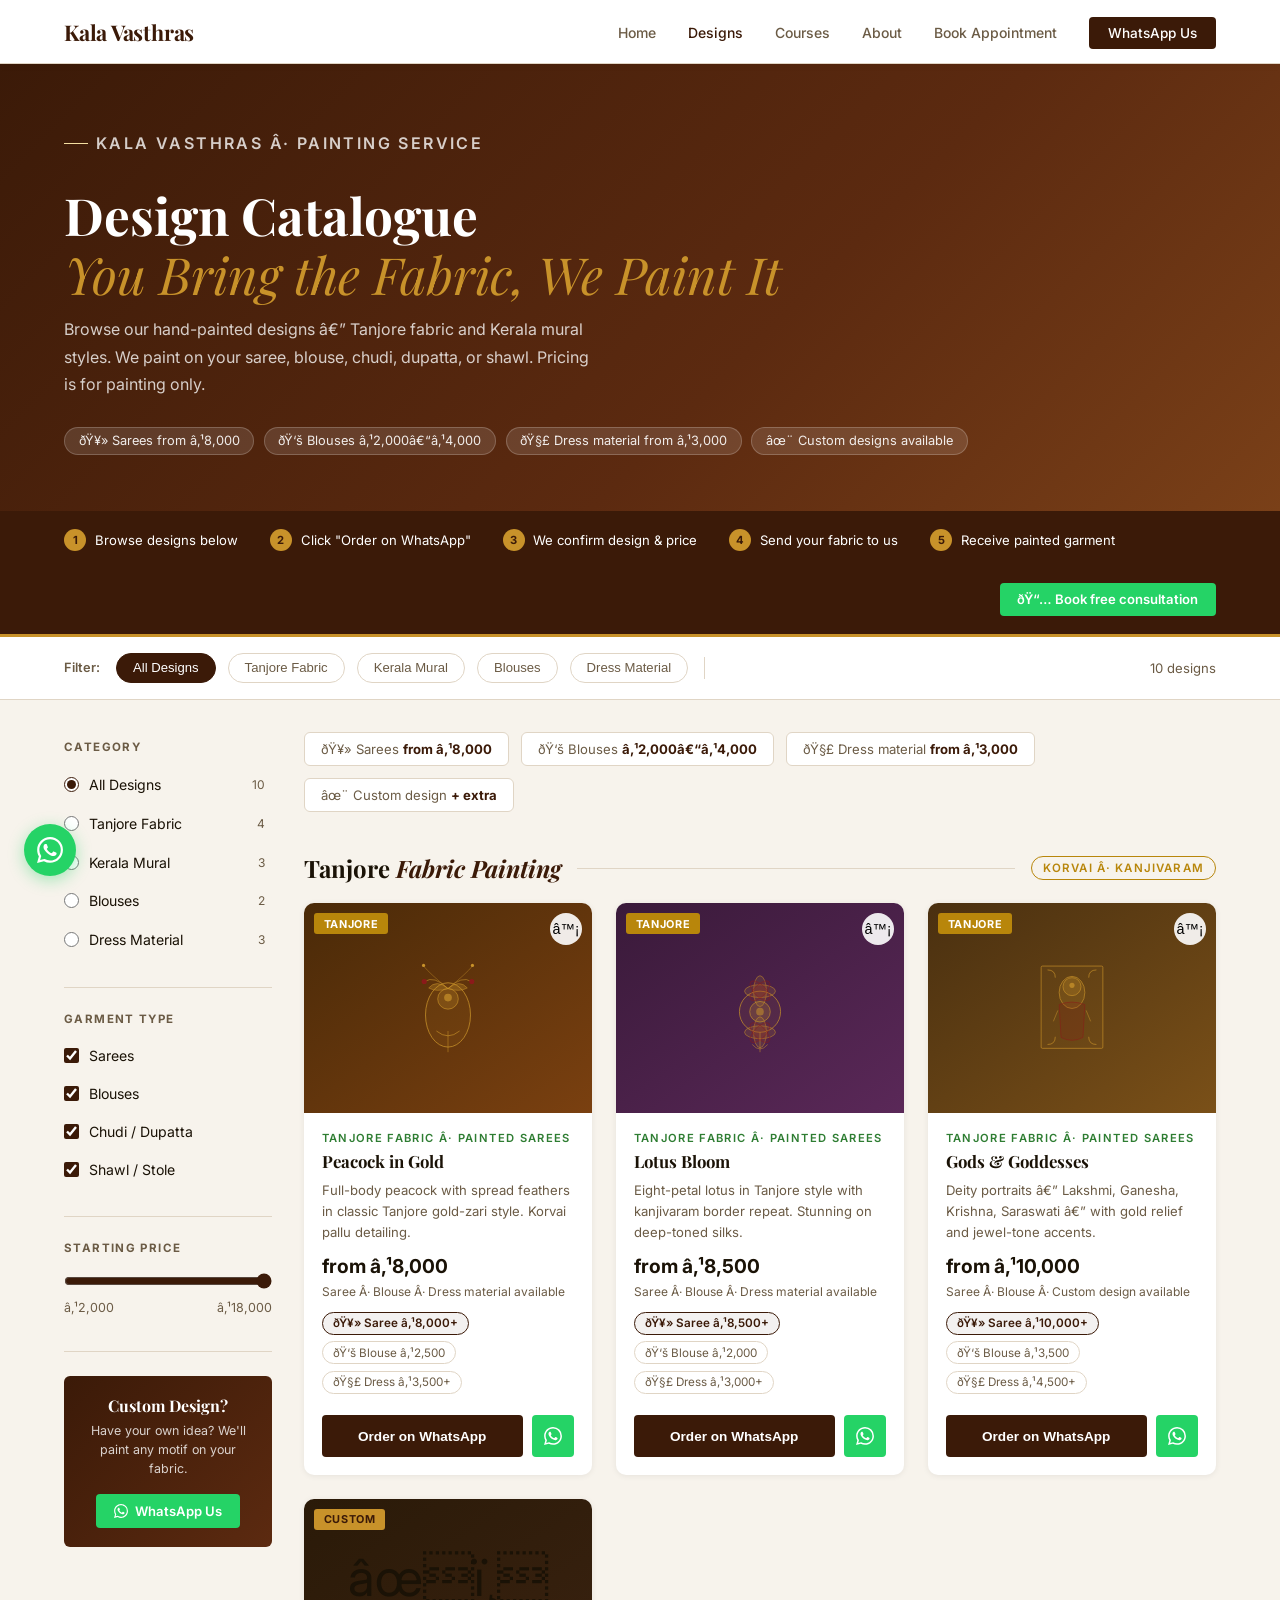
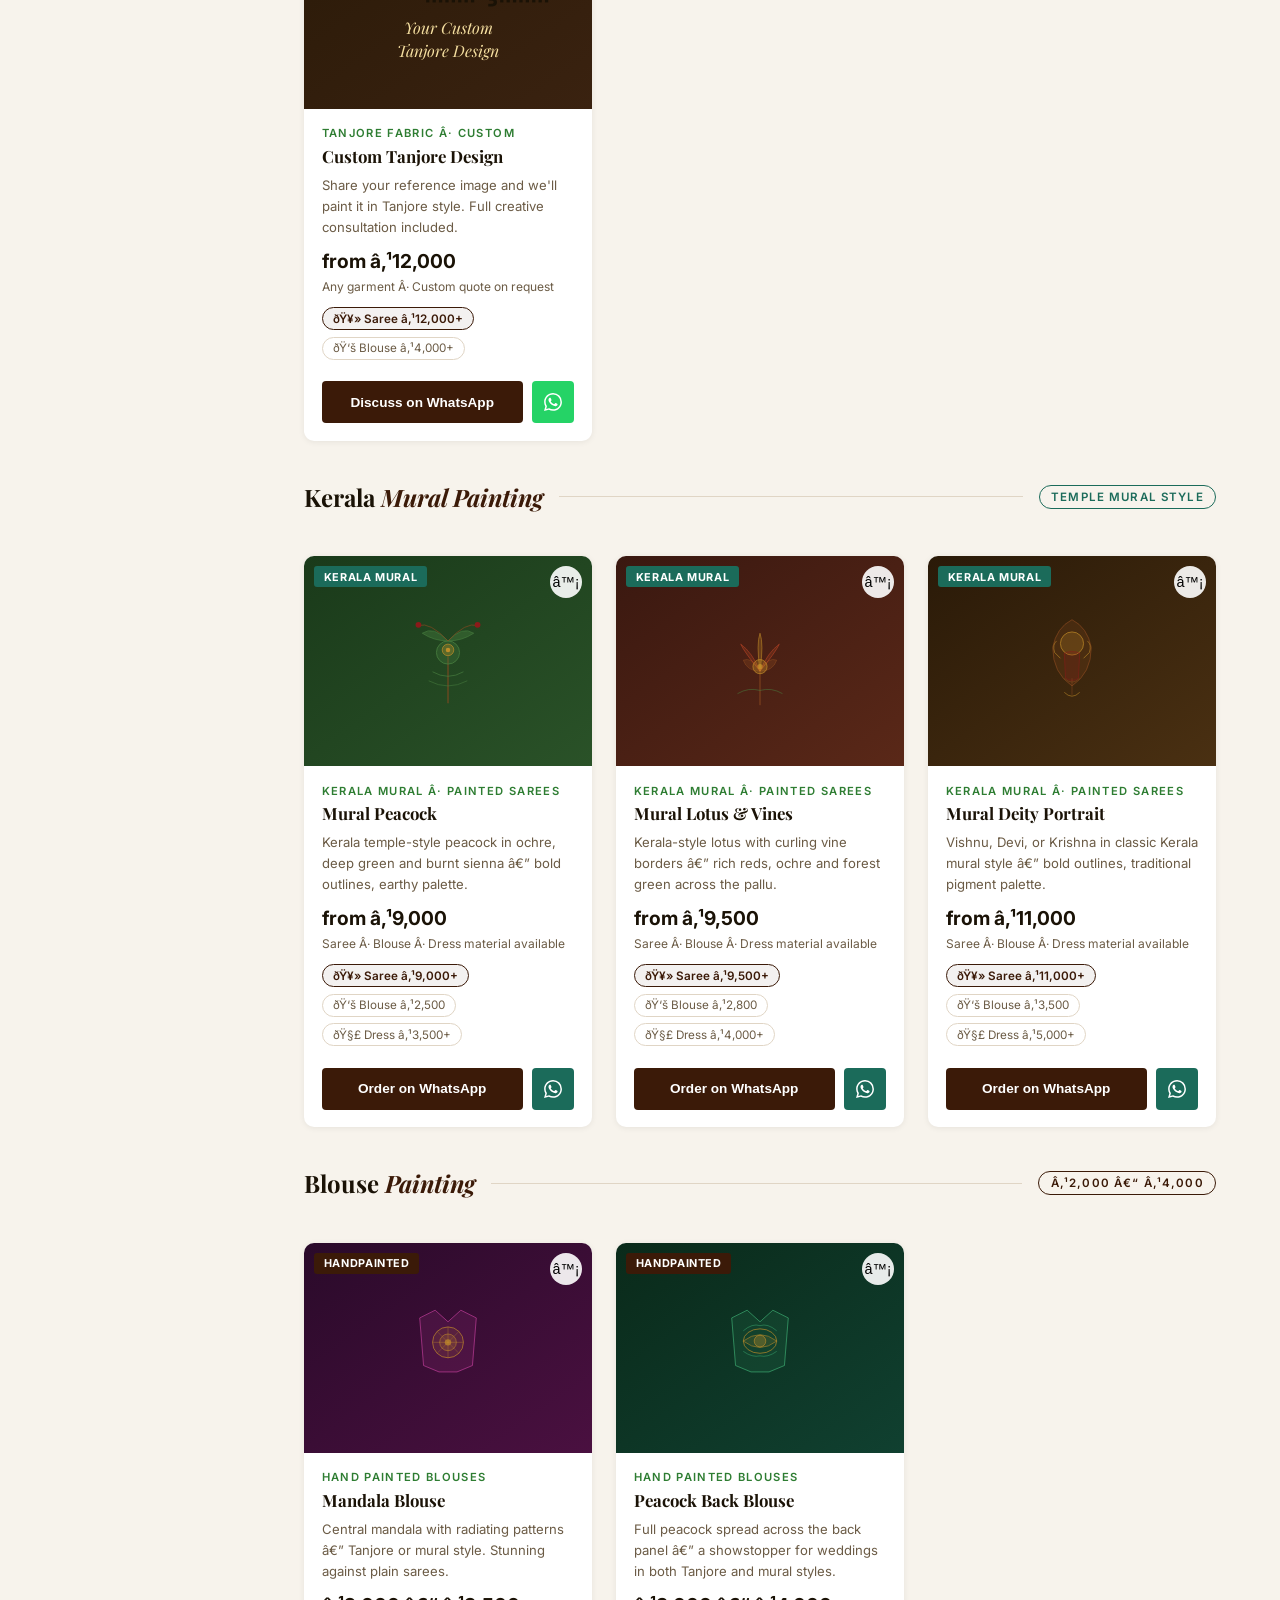
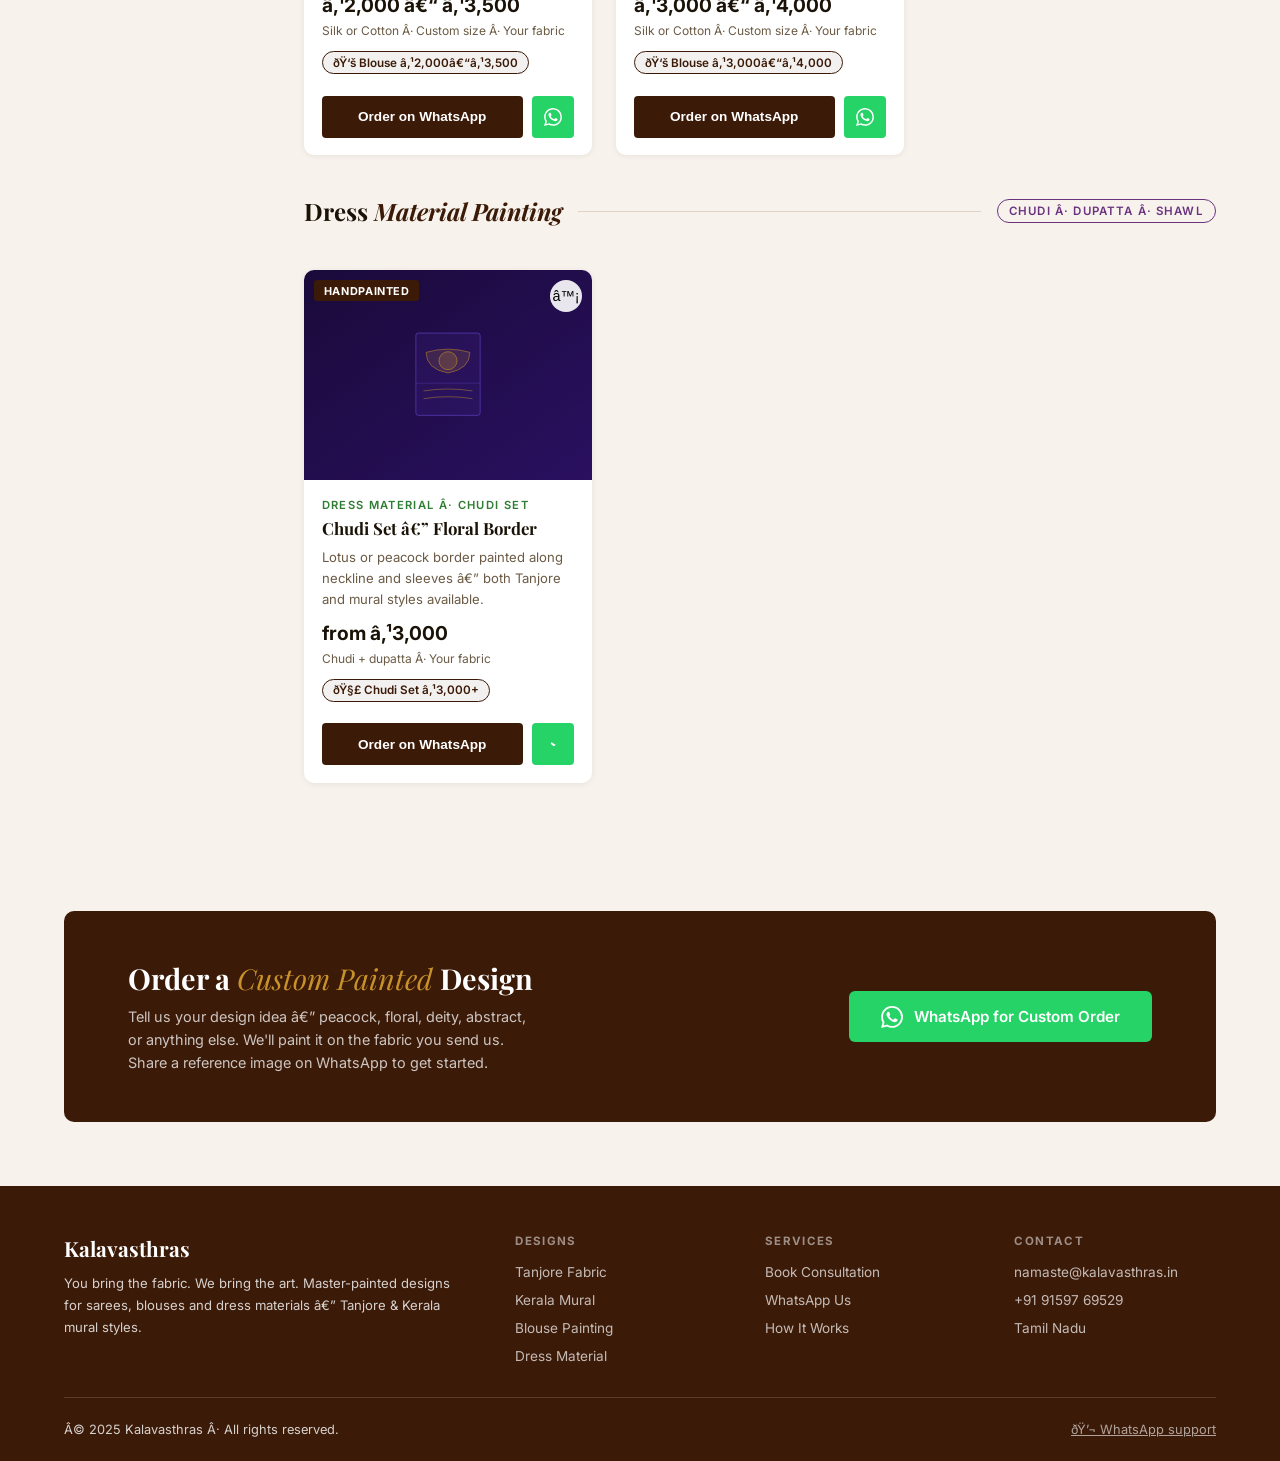
<file: shop.html>
<!DOCTYPE html>
<html lang="en">
<head>
   <link rel="icon" type="image/png" href="favicon.png">
   <script src="https://cdn.amplitude.com/script/YOUR_API_KEY.js"></script>
<script>
window.amplitude.init('c92fd29fa9299b2ea6c1f42e6c81f0a0', {
  autocapture: true
});
</script>
  <!-- Meta Pixel Code -->
<script>
!function(f,b,e,v,n,t,s)
{if(f.fbq)return;n=f.fbq=function(){n.callMethod?
n.callMethod.apply(n,arguments):n.queue.push(arguments)};
if(!f._fbq)f._fbq=n;n.push=n;n.loaded=!0;n.version='2.0';
n.queue=[];t=b.createElement(e);t.async=!0;
t.src=v;s=b.getElementsByTagName(e)[0];
s.parentNode.insertBefore(t,s)}(window, document,'script',
'https://connect.facebook.net/en_US/fbevents.js');
fbq('init', '1214432614178543');
fbq('track', 'PageView');
</script>
<noscript><img height="1" width="1" style="display:none"
src="https://www.facebook.com/tr?id=1214432614178543&ev=PageView&noscript=1"
/></noscript>
<!-- End Meta Pixel Code -->
<!-- Google Tag Manager -->
<script>(function(w,d,s,l,i){w[l]=w[l]||[];w[l].push({'gtm.start':
new Date().getTime(),event:'gtm.js'});var f=d.getElementsByTagName(s)[0],
j=d.createElement(s),dl=l!='dataLayer'?'&l='+l:'';j.async=true;j.src=
'https://www.googletagmanager.com/gtm.js?id='+i+dl;f.parentNode.insertBefore(j,f);
})(window,document,'script','dataLayer','GTM-P27Q9BTC');</script>
<!-- End Google Tag Manager -->
 <!-- Google tag (gtag.js) --> 
  <script async src="https://www.googletagmanager.com/gtag/js?id=AW-17309156200"></script> 
  <script> window.dataLayer = window.dataLayer || []; function gtag(){dataLayer.push(arguments);} gtag('js', new Date()); gtag('config', 'AW-17309156200'); </script>
<meta charset="UTF-8">
<meta name="viewport" content="width=device-width, initial-scale=1.0">
<title>Design Catalogue | Kalavasthras – Painted Sarees & Blouses</title>
<meta name="description" content="Browse hand-painted saree and blouse designs – Tanjore fabric and Kerala mural styles. You bring the fabric, we paint it. Order via WhatsApp.">
<link rel="preconnect" href="https://fonts.googleapis.com">
<link href="https://fonts.googleapis.com/css2?family=Playfair+Display:ital,wght@0,500;0,700;1,400;1,700&family=Inter:wght@300;400;500;600&display=swap" rel="stylesheet">
<style>
  *, *::before, *::after { box-sizing: border-box; margin: 0; padding: 0; }
  :root {
    --brown:    #3B1A08;
    --brown-lt: #5C2A10;
    --gold:     #C8922A;
    --gold-lt:  #F5DFA0;
    --green:    #2E7D32;
    --teal:     #1B6B5A;
    --bg:       #F7F3EC;
    --card:     #FFFFFF;
    --text:     #1A1206;
    --muted:    #6B5B45;
    --border:   #E0D5C5;
    --wa:       #25D366;
  }
  html { scroll-behavior: smooth; }
  body { font-family: 'Inter', sans-serif; background: var(--bg); color: var(--text); min-height: 100vh; }

  /* ── NAV ── */
  nav {
    background: #fff;
    border-bottom: 1px solid var(--border);
    padding: 0 5%;
    display: flex; align-items: center; justify-content: space-between;
    height: 64px;
    position: sticky; top: 0; z-index: 100;
    box-shadow: 0 1px 8px rgba(0,0,0,0.06);
  }
  .nav-logo {
    font-family: 'Playfair Display', serif;
    font-size: 1.35rem; font-weight: 700;
    color: var(--brown); text-decoration: none; letter-spacing: -0.01em;
  }
  .nav-links { display: flex; gap: 2rem; list-style: none; }
  .nav-links a {
    font-size: 0.875rem; font-weight: 500; color: var(--muted);
    text-decoration: none; transition: color 0.2s;
  }
  .nav-links a:hover, .nav-links a.active { color: var(--brown); }
  .nav-cta {
    background: var(--brown); color: #fff !important;
    padding: 0.5rem 1.2rem; border-radius: 4px;
    font-size: 0.85rem !important;
    transition: background 0.2s !important;
  }
  .nav-cta:hover { background: var(--brown-lt) !important; }
  .hamburger { display: none; flex-direction: column; gap: 5px; cursor: pointer; background: none; border: none; }
  .hamburger span { display: block; width: 22px; height: 2px; background: var(--brown); border-radius: 2px; transition: 0.3s; }

  /* ── HERO BANNER ── */
  .hero {
    background: linear-gradient(135deg, var(--brown) 0%, #5C2A10 60%, #7A4018 100%);
    padding: 4rem 5% 3.5rem;
    color: #fff;
  }
  .hero-eyebrow {
    display: inline-flex; align-items: center; gap: 0.5rem;
    font-size: 0.75rem; font-weight: 600; letter-spacing: 0.15em;
    text-transform: uppercase; color: var(--gold-lt);
    margin-bottom: 1rem;
  }
  .hero-eyebrow::before { content: ''; width: 24px; height: 1px; background: var(--gold-lt); }
  .hero h1 {
    font-family: 'Playfair Display', serif;
    font-size: clamp(2rem, 5vw, 3.2rem); font-weight: 700;
    line-height: 1.15; margin-bottom: 0.8rem;
  }
  .hero h1 em { color: var(--gold); font-style: italic; font-weight: 400; }
  .hero p { font-size: 1rem; color: rgba(255,255,255,0.78); max-width: 540px; line-height: 1.7; margin-bottom: 1.8rem; }
  .hero-tags { display: flex; flex-wrap: wrap; gap: 0.6rem; }
  .hero-tag {
    background: rgba(255,255,255,0.12); border: 1px solid rgba(255,255,255,0.2);
    color: rgba(255,255,255,0.9); font-size: 0.8rem; padding: 0.35rem 0.85rem;
    border-radius: 20px;
  }

  /* ── HOW IT WORKS ── */
  .how-bar {
    background: var(--brown); color: #fff;
    padding: 1.1rem 5%;
    display: flex; gap: 2rem; flex-wrap: wrap; align-items: center;
    border-bottom: 3px solid var(--gold);
  }
  .how-step { display: flex; align-items: center; gap: 0.55rem; font-size: 0.82rem; }
  .how-num {
    width: 22px; height: 22px; border-radius: 50%;
    background: var(--gold); color: var(--brown);
    font-weight: 700; font-size: 0.7rem;
    display: flex; align-items: center; justify-content: center; flex-shrink: 0;
  }
  .how-sep { color: rgba(255,255,255,0.3); margin-left: auto; }

  /* ── FILTER BAR ── */
  .filter-bar {
    background: #fff; border-bottom: 1px solid var(--border);
    padding: 1rem 5%;
    display: flex; align-items: center; gap: 0.75rem; flex-wrap: wrap;
    position: sticky; top: 64px; z-index: 90;
  }
  .filter-label { font-size: 0.8rem; font-weight: 600; color: var(--muted); margin-right: 0.25rem; }
  .f-btn {
    padding: 0.42rem 1rem; border-radius: 20px;
    border: 1.5px solid var(--border);
    background: #fff; color: var(--muted);
    font-size: 0.82rem; font-weight: 500; cursor: pointer;
    transition: all 0.2s;
  }
  .f-btn:hover { border-color: var(--brown); color: var(--brown); }
  .f-btn.active { background: var(--brown); color: #fff; border-color: var(--brown); }
  .filter-sep { width: 1px; height: 22px; background: var(--border); margin: 0 0.25rem; }
  .result-count { margin-left: auto; font-size: 0.82rem; color: var(--muted); }

  /* ── MAIN LAYOUT ── */
  .main-wrap {
    display: grid;
    grid-template-columns: 240px 1fr;
    gap: 0;
    max-width: 1400px;
    margin: 0 auto;
    padding: 2rem 5% 4rem;
  }

  /* ── SIDEBAR ── */
  .sidebar {
    padding-right: 2rem;
    padding-top: 0.5rem;
  }
  .sidebar-section { margin-bottom: 2rem; }
  .sidebar-title {
    font-size: 0.72rem; font-weight: 700; letter-spacing: 0.12em;
    text-transform: uppercase; color: var(--muted);
    margin-bottom: 0.9rem;
  }
  .sidebar-options { display: flex; flex-direction: column; gap: 0.5rem; }
  .sidebar-opt {
    display: flex; align-items: center; gap: 0.6rem;
    font-size: 0.88rem; color: var(--text); cursor: pointer;
    padding: 0.4rem 0;
  }
  .sidebar-opt input[type=radio],
  .sidebar-opt input[type=checkbox] {
    accent-color: var(--brown); width: 15px; height: 15px; cursor: pointer; flex-shrink: 0;
  }
  .sidebar-opt:hover { color: var(--brown); }
  .sidebar-opt .count {
    margin-left: auto; font-size: 0.75rem;
    color: var(--muted); background: var(--bg);
    padding: 0.1rem 0.45rem; border-radius: 10px;
  }
  .price-range-wrap { padding: 0.25rem 0; }
  .price-range { width: 100%; accent-color: var(--brown); cursor: pointer; }
  .price-labels { display: flex; justify-content: space-between; font-size: 0.78rem; color: var(--muted); margin-top: 0.4rem; }
  .sidebar-divider { height: 1px; background: var(--border); margin: 1.5rem 0; }

  .custom-cta-box {
    background: linear-gradient(135deg, var(--brown), var(--brown-lt));
    color: #fff; padding: 1.2rem; border-radius: 6px;
    text-align: center;
  }
  .custom-cta-box h4 {
    font-family: 'Playfair Display', serif;
    font-size: 1rem; margin-bottom: 0.4rem;
  }
  .custom-cta-box p { font-size: 0.78rem; color: rgba(255,255,255,0.8); margin-bottom: 1rem; line-height: 1.5; }
  .btn-wa-sm {
    display: inline-flex; align-items: center; gap: 0.45rem;
    background: var(--wa); color: #fff;
    padding: 0.55rem 1.1rem; border-radius: 4px;
    font-size: 0.82rem; font-weight: 600; text-decoration: none;
    transition: background 0.2s;
  }
  .btn-wa-sm:hover { background: #1da851; }

  /* ── GRID ── */
  .products-header {
    display: flex; align-items: center; justify-content: space-between;
    margin-bottom: 1.5rem;
  }
  .products-header h2 {
    font-family: 'Playfair Display', serif;
    font-size: 1.4rem; font-weight: 700; color: var(--text);
  }
  .products-header h2 em { color: var(--brown); font-style: italic; }
  .sort-select {
    border: 1.5px solid var(--border); background: #fff;
    padding: 0.45rem 0.9rem; font-size: 0.82rem; color: var(--text);
    cursor: pointer; border-radius: 4px; outline: none;
  }
  .sort-select:focus { border-color: var(--brown); }

  .product-grid {
    display: grid;
    grid-template-columns: repeat(3, 1fr);
    gap: 1.5rem;
  }

  /* ── PRODUCT CARD ── */
  .product-card {
    background: var(--card);
    border-radius: 10px;
    overflow: hidden;
    box-shadow: 0 1px 6px rgba(0,0,0,0.07);
    display: flex; flex-direction: column;
    transition: transform 0.25s, box-shadow 0.25s;
    cursor: pointer;
  }
  .product-card:hover {
    transform: translateY(-5px);
    box-shadow: 0 8px 28px rgba(0,0,0,0.12);
  }
  .card-img {
    height: 210px; position: relative; overflow: hidden;
    display: flex; align-items: center; justify-content: center;
  }
  .card-img svg { position: relative; z-index: 1; }
  .card-badge {
    position: absolute; top: 10px; left: 10px; z-index: 2;
    font-size: 0.68rem; font-weight: 700; letter-spacing: 0.06em;
    text-transform: uppercase; padding: 0.22rem 0.6rem;
    border-radius: 3px; color: #fff;
  }
  .badge-handpainted { background: var(--brown); }
  .badge-tanjore     { background: #B8860B; }
  .badge-mural       { background: var(--teal); }
  .badge-custom      { background: var(--gold); color: var(--brown); }
  .badge-set         { background: #6B3280; }

  .wishlist-btn {
    position: absolute; top: 10px; right: 10px; z-index: 2;
    width: 32px; height: 32px; border-radius: 50%;
    background: rgba(255,255,255,0.9); border: none;
    display: flex; align-items: center; justify-content: center;
    cursor: pointer; font-size: 0.9rem; transition: background 0.2s;
  }
  .wishlist-btn:hover { background: #fff; }

  .card-body { padding: 1.1rem 1.1rem 0.6rem; flex: 1; }
  .card-cat {
    font-size: 0.7rem; font-weight: 600; letter-spacing: 0.12em;
    text-transform: uppercase; color: var(--green); margin-bottom: 0.35rem;
  }
  .card-name {
    font-family: 'Playfair Display', serif;
    font-size: 1.05rem; font-weight: 700; color: var(--text);
    line-height: 1.3; margin-bottom: 0.45rem;
  }
  .card-desc {
    font-size: 0.82rem; color: var(--muted); line-height: 1.6; margin-bottom: 0.7rem;
  }
  .card-price-row {
    display: flex; align-items: baseline; gap: 0.5rem; margin-bottom: 0.3rem;
  }
  .card-price { font-size: 1.2rem; font-weight: 700; color: var(--text); }
  .card-original { font-size: 0.85rem; color: #aaa; text-decoration: line-through; }
  .card-off { font-size: 0.78rem; font-weight: 600; color: #e53935; }
  .card-fabric {
    font-size: 0.75rem; color: var(--muted); line-height: 1.5;
    padding-bottom: 0.2rem;
  }

  .card-actions {
    padding: 0.75rem 1.1rem 1.1rem;
    display: flex; gap: 0.6rem;
  }
  .btn-cart {
    flex: 1; padding: 0.65rem;
    background: var(--brown); color: #fff;
    border: none; border-radius: 4px;
    font-size: 0.85rem; font-weight: 600;
    cursor: pointer; transition: background 0.2s;
  }
  .btn-cart:hover { background: var(--brown-lt); }
  .btn-cart.added { background: var(--green); }

  .btn-wa-icon {
    width: 42px; height: 42px; border-radius: 4px;
    background: var(--wa); color: #fff; border: none;
    display: flex; align-items: center; justify-content: center;
    cursor: pointer; transition: background 0.2s; flex-shrink: 0;
    text-decoration: none;
  }
  .btn-wa-icon:hover { background: #1da851; }

  /* ── SECTION HEADERS ── */
  .section-head {
    grid-column: 1/-1;
    display: flex; align-items: center; gap: 1rem;
    margin: 2.5rem 0 1.2rem;
  }
  .section-head h3 {
    font-family: 'Playfair Display', serif;
    font-size: 1.5rem; font-weight: 700; white-space: nowrap;
  }
  .section-head h3 em { color: var(--brown); font-style: italic; }
  .section-line { flex: 1; height: 1px; background: var(--border); }
  .section-head .style-pill {
    font-size: 0.72rem; font-weight: 600; letter-spacing: 0.1em;
    text-transform: uppercase; padding: 0.25rem 0.7rem;
    border-radius: 20px; border: 1.5px solid; white-space: nowrap;
  }
  .pill-tanjore { border-color: #B8860B; color: #B8860B; }
  .pill-mural   { border-color: var(--teal); color: var(--teal); }
  .pill-blouse  { border-color: var(--brown); color: var(--brown); }
  .pill-dress   { border-color: #6B3280; color: #6B3280; }

  /* ── PRICING INFO ── */
  .pricing-row {
    display: flex; flex-wrap: wrap; gap: 0.75rem;
    margin-bottom: 1.2rem;
  }
  .pricing-chip {
    background: #fff; border: 1.5px solid var(--border);
    padding: 0.5rem 1rem; border-radius: 6px;
    font-size: 0.82rem; color: var(--muted);
  }
  .pricing-chip strong { color: var(--brown); }

  /* ── GARMENT SELECTOR on card ── */
  .garment-tabs {
    display: flex; gap: 0.4rem; flex-wrap: wrap; margin-top: 0.5rem;
  }
  .g-tab {
    padding: 0.22rem 0.65rem; border-radius: 20px;
    border: 1px solid var(--border); background: #fff;
    font-size: 0.73rem; color: var(--muted); cursor: pointer;
    transition: all 0.2s;
  }
  .g-tab.active { border-color: var(--brown); color: var(--brown); background: rgba(59,26,8,0.06); font-weight: 600; }
  .g-tab:hover  { border-color: var(--brown); color: var(--brown); }

  /* ── CUSTOM ORDER FOOTER SECTION ── */
  .custom-footer {
    background: var(--brown);
    margin: 4rem 5% 0;
    border-radius: 10px;
    padding: 3rem 4rem;
    display: flex; justify-content: space-between; align-items: center; gap: 2rem;
    flex-wrap: wrap;
  }
  .custom-footer-text h2 {
    font-family: 'Playfair Display', serif;
    font-size: 1.8rem; color: #fff; margin-bottom: 0.5rem;
  }
  .custom-footer-text h2 em { color: var(--gold); font-style: italic; font-weight: 400; }
  .custom-footer-text p { font-size: 0.9rem; color: rgba(255,255,255,0.75); line-height: 1.6; max-width: 400px; }
  .btn-wa-lg {
    display: inline-flex; align-items: center; gap: 0.7rem;
    background: var(--wa); color: #fff;
    padding: 0.9rem 2rem; border-radius: 6px;
    font-size: 0.95rem; font-weight: 600; text-decoration: none;
    transition: background 0.2s; white-space: nowrap;
  }
  .btn-wa-lg:hover { background: #1da851; }

  /* ── FOOTER ── */
  footer {
    background: var(--brown); color: rgba(255,255,255,0.8);
    padding: 3rem 5% 1.5rem; margin-top: 4rem;
  }
  .footer-grid {
    display: grid; grid-template-columns: 2fr 1fr 1fr 1fr; gap: 3rem;
    padding-bottom: 2rem; border-bottom: 1px solid rgba(255,255,255,0.15);
    margin-bottom: 1.5rem;
  }
  .footer-brand { font-family: 'Playfair Display', serif; font-size: 1.3rem; font-weight: 700; color: #fff; margin-bottom: 0.6rem; }
  .footer-desc { font-size: 0.82rem; line-height: 1.7; }
  footer h5 {
    font-size: 0.72rem; font-weight: 700; letter-spacing: 0.12em;
    text-transform: uppercase; color: rgba(255,255,255,0.5);
    margin-bottom: 0.8rem;
  }
  footer ul { list-style: none; display: flex; flex-direction: column; gap: 0.5rem; }
  footer ul a { font-size: 0.85rem; color: rgba(255,255,255,0.7); text-decoration: none; transition: color 0.2s; }
  footer ul a:hover { color: #fff; }
  .footer-bottom { display: flex; justify-content: space-between; font-size: 0.8rem; align-items: center; flex-wrap: wrap; gap: 0.5rem; }

  /* ── TOAST ── */
  .toast {
    position: fixed; bottom: 1.5rem; right: 1.5rem; z-index: 999;
    background: var(--brown); color: #fff;
    padding: 0.8rem 1.4rem; border-radius: 6px;
    font-size: 0.88rem; font-weight: 500;
    box-shadow: 0 4px 20px rgba(0,0,0,0.2);
    display: none; animation: slideUp 0.3s ease;
    max-width: 300px;
  }
  .toast.show { display: flex; align-items: center; gap: 0.6rem; }
  @keyframes slideUp { from { opacity:0; transform:translateY(12px); } to { opacity:1; transform:translateY(0); } }

  /* ── WA FLOAT ── */
  .wa-float {
    position: fixed; bottom: 1.5rem; left: 1.5rem; z-index: 998;
    width: 52px; height: 52px; border-radius: 50%;
    background: var(--wa); color: #fff;
    display: flex; align-items: center; justify-content: center;
    text-decoration: none;
    box-shadow: 0 4px 16px rgba(37,211,102,0.4);
    transition: transform 0.2s;
  }
  .wa-float:hover { transform: scale(1.1); }

  /* ── RESPONSIVE ── */
  @media (max-width: 900px) {
    .nav-links { display: none; flex-direction: column; position: absolute; top: 64px; left: 0; right: 0; background: #fff; padding: 1rem 5%; border-bottom: 1px solid var(--border); gap: 1rem; }
    .nav-links.open { display: flex; }
    .hamburger { display: flex; }
    .how-bar { gap: 1rem; }
    .how-sep { display: none; }
    .main-wrap { grid-template-columns: 1fr; padding: 1.5rem 5% 3rem; }
    .sidebar { display: none; }
    .product-grid { grid-template-columns: 1fr 1fr; }
    .footer-grid { grid-template-columns: 1fr 1fr; gap: 2rem; }
    .custom-footer { padding: 2rem; }
  }
  @media (max-width: 600px) {
    .product-grid { grid-template-columns: 1fr; }
    .footer-grid { grid-template-columns: 1fr; }
    .custom-footer { text-align: center; }
    .hero { padding: 3rem 5%; }
    .filter-bar { top: 64px; }
  }
</style>
</head>
<body>

<!-- Toast -->
<div class="toast" id="toast">✅ <span id="toastMsg">Added to enquiry</span></div>

<!-- WA Float -->
<a class="wa-float" href="https://wa.me/919159769529" target="_blank" rel="noopener" title="Chat on WhatsApp">
  <svg width="26" height="26" viewBox="0 0 24 24" fill="currentColor"><path d="M17.472 14.382c-.297-.149-1.758-.867-2.03-.967-.273-.099-.471-.148-.67.15-.197.297-.767.966-.94 1.164-.173.199-.347.223-.644.075-.297-.15-1.255-.463-2.39-1.475-.883-.788-1.48-1.761-1.653-2.059-.173-.297-.018-.458.13-.606.134-.133.298-.347.446-.52.149-.174.198-.298.298-.497.099-.198.05-.371-.025-.52-.075-.149-.669-1.612-.916-2.207-.242-.579-.487-.5-.669-.51-.173-.008-.371-.01-.57-.01-.198 0-.52.074-.792.372-.272.297-1.04 1.016-1.04 2.479 0 1.462 1.065 2.875 1.213 3.074.149.198 2.096 3.2 5.077 4.487.709.306 1.262.489 1.694.625.712.227 1.36.195 1.871.118.571-.085 1.758-.719 2.006-1.413.248-.694.248-1.289.173-1.413-.074-.124-.272-.198-.57-.347m-5.421 7.403h-.004a9.87 9.87 0 01-5.031-1.378l-.361-.214-3.741.982.998-3.648-.235-.374a9.86 9.86 0 01-1.51-5.26c.001-5.45 4.436-9.884 9.888-9.884 2.64 0 5.122 1.03 6.988 2.898a9.825 9.825 0 012.893 6.994c-.003 5.45-4.437 9.884-9.885 9.884m8.413-18.297A11.815 11.815 0 0012.05 0C5.495 0 .16 5.335.157 11.892c0 2.096.547 4.142 1.588 5.945L.057 24l6.305-1.654a11.882 11.882 0 005.683 1.448h.005c6.554 0 11.89-5.335 11.893-11.893a11.821 11.821 0 00-3.48-8.413z"/></svg>
</a>

<!-- NAV -->
<nav id="navbar">
<a href="index.html" class="nav-logo">Kala <span>Vasthras</span></a>
<ul class="nav-links" id="navLinks">
    <li><a href="index.html">Home</a></li>
    <li><a href="shop.html" class="active">Designs</a></li>
    <li><a href="courses.html">Courses</a></li>
    <li><a href="about.html">About</a></li>
    <li><a href="contact.html">Book Appointment</a></li>
    <li><a href="https://wa.me/919159769529" class="nav-cta">WhatsApp Us</a></li>
  </ul>
  <button class="hamburger" id="ham" onclick="document.getElementById('navLinks').classList.toggle('open')">
    <span></span><span></span><span></span>
  </button>
</nav>

<!-- HERO -->
<div class="hero">
  <p class="hero-eyebrow">Kala vasthras · Painting Service</p>
  <h1>Design Catalogue<br><em>You Bring the Fabric, We Paint It</em></h1>
  <p>Browse our hand-painted designs — Tanjore fabric and Kerala mural styles. We paint on your saree, blouse, chudi, dupatta, or shawl. Pricing is for painting only.</p>
  <div class="hero-tags">
    <span class="hero-tag">🥻 Sarees from ₹8,000</span>
    <span class="hero-tag">👚 Blouses ₹2,000–₹4,000</span>
    <span class="hero-tag">🧣 Dress material from ₹3,000</span>
    <span class="hero-tag">✨ Custom designs available</span>
  </div>
</div>

<!-- HOW IT WORKS -->
<div class="how-bar">
  <div class="how-step"><div class="how-num">1</div> Browse designs below</div>
  <div class="how-step"><div class="how-num">2</div> Click "Order on WhatsApp"</div>
  <div class="how-step"><div class="how-num">3</div> We confirm design & price</div>
  <div class="how-step"><div class="how-num">4</div> Send your fabric to us</div>
  <div class="how-step"><div class="how-num">5</div> Receive painted garment</div>
  <a class="how-sep btn-wa-sm" href="contact.html" style="text-decoration:none;margin-left:auto;">📅 Book free consultation</a>
</div>

<!-- FILTER BAR -->
<div class="filter-bar">
  <span class="filter-label">Filter:</span>
  <button class="f-btn active" onclick="filterCat(this,'all')">All Designs</button>
  <button class="f-btn" onclick="filterCat(this,'tanjore')">Tanjore Fabric</button>
  <button class="f-btn" onclick="filterCat(this,'mural')">Kerala Mural</button>
  <button class="f-btn" onclick="filterCat(this,'blouse')">Blouses</button>
  <button class="f-btn" onclick="filterCat(this,'dress')">Dress Material</button>
  <div class="filter-sep"></div>
  <span class="result-count" id="resultCount">10 designs</span>
</div>

<!-- MAIN -->
<div class="main-wrap">

  <!-- SIDEBAR -->
  <aside class="sidebar">
    <div class="sidebar-section">
      <div class="sidebar-title">Category</div>
      <div class="sidebar-options">
        <label class="sidebar-opt"><input type="radio" name="cat" value="all" checked onchange="filterCat(null,'all')"> All Designs <span class="count">10</span></label>
        <label class="sidebar-opt"><input type="radio" name="cat" value="tanjore" onchange="filterCat(null,'tanjore')"> Tanjore Fabric <span class="count">4</span></label>
        <label class="sidebar-opt"><input type="radio" name="cat" value="mural" onchange="filterCat(null,'mural')"> Kerala Mural <span class="count">3</span></label>
        <label class="sidebar-opt"><input type="radio" name="cat" value="blouse" onchange="filterCat(null,'blouse')"> Blouses <span class="count">2</span></label>
        <label class="sidebar-opt"><input type="radio" name="cat" value="dress" onchange="filterCat(null,'dress')"> Dress Material <span class="count">3</span></label>
      </div>
    </div>
    <div class="sidebar-divider"></div>
    <div class="sidebar-section">
      <div class="sidebar-title">Garment Type</div>
      <div class="sidebar-options">
        <label class="sidebar-opt"><input type="checkbox" checked> Sarees</label>
        <label class="sidebar-opt"><input type="checkbox" checked> Blouses</label>
        <label class="sidebar-opt"><input type="checkbox" checked> Chudi / Dupatta</label>
        <label class="sidebar-opt"><input type="checkbox" checked> Shawl / Stole</label>
      </div>
    </div>
    <div class="sidebar-divider"></div>
    <div class="sidebar-section">
      <div class="sidebar-title">Starting Price</div>
      <div class="price-range-wrap">
        <input type="range" class="price-range" min="2000" max="18000" step="500" value="18000" oninput="updatePrice(this.value)">
        <div class="price-labels"><span>₹2,000</span><span id="priceMax">₹18,000</span></div>
      </div>
    </div>
    <div class="sidebar-divider"></div>
    <div class="custom-cta-box">
      <h4>Custom Design?</h4>
      <p>Have your own idea? We'll paint any motif on your fabric.</p>
      <a class="btn-wa-sm" href="https://wa.me/919159769529?text=Hi%20Kalavasthras!%20I%20want%20a%20custom%20painted%20design." target="_blank" rel="noopener">
        <svg width="14" height="14" viewBox="0 0 24 24" fill="currentColor"><path d="M17.472 14.382c-.297-.149-1.758-.867-2.03-.967-.273-.099-.471-.148-.67.15-.197.297-.767.966-.94 1.164-.173.199-.347.223-.644.075-.297-.15-1.255-.463-2.39-1.475-.883-.788-1.48-1.761-1.653-2.059-.173-.297-.018-.458.13-.606.134-.133.298-.347.446-.52.149-.174.198-.298.298-.497.099-.198.05-.371-.025-.52-.075-.149-.669-1.612-.916-2.207-.242-.579-.487-.5-.669-.51-.173-.008-.371-.01-.57-.01-.198 0-.52.074-.792.372-.272.297-1.04 1.016-1.04 2.479 0 1.462 1.065 2.875 1.213 3.074.149.198 2.096 3.2 5.077 4.487.709.306 1.262.489 1.694.625.712.227 1.36.195 1.871.118.571-.085 1.758-.719 2.006-1.413.248-.694.248-1.289.173-1.413-.074-.124-.272-.198-.57-.347m-5.421 7.403h-.004a9.87 9.87 0 01-5.031-1.378l-.361-.214-3.741.982.998-3.648-.235-.374a9.86 9.86 0 01-1.51-5.26c.001-5.45 4.436-9.884 9.888-9.884 2.64 0 5.122 1.03 6.988 2.898a9.825 9.825 0 012.893 6.994c-.003 5.45-4.437 9.884-9.885 9.884m8.413-18.297A11.815 11.815 0 0012.05 0C5.495 0 .16 5.335.157 11.892c0 2.096.547 4.142 1.588 5.945L.057 24l6.305-1.654a11.882 11.882 0 005.683 1.448h.005c6.554 0 11.89-5.335 11.893-11.893a11.821 11.821 0 00-3.48-8.413z"/></svg>
        WhatsApp Us
      </a>
    </div>
  </aside>

  <!-- PRODUCT AREA -->
  <div id="productArea">

    <!-- Pricing chips -->
    <div class="pricing-row">
      <div class="pricing-chip">🥻 Sarees <strong>from ₹8,000</strong></div>
      <div class="pricing-chip">👚 Blouses <strong>₹2,000–₹4,000</strong></div>
      <div class="pricing-chip">🧣 Dress material <strong>from ₹3,000</strong></div>
      <div class="pricing-chip">✨ Custom design <strong>+ extra</strong></div>
    </div>

    <!-- ─── TANJORE SECTION ─── -->
    <div class="section-head" data-cat="tanjore">
      <h3>Tanjore <em>Fabric Painting</em></h3>
      <div class="section-line"></div>
      <span class="style-pill pill-tanjore">Korvai · Kanjivaram</span>
    </div>

    <div class="product-grid" id="grid">

      <!-- 1. Peacock in Gold -->
      <div class="product-card" data-cat="tanjore" data-price="8000">
        <div class="card-img" style="background:linear-gradient(145deg,#4A2A08,#7A4010);">
          <svg viewBox="0 0 140 160" width="90" height="103" fill="none">
            <ellipse cx="70" cy="90" rx="35" ry="50" stroke="#C8922A" stroke-width="1.2" fill="rgba(200,146,42,0.08)"/>
            <circle cx="70" cy="65" r="16" fill="rgba(200,146,42,0.22)" stroke="#C8922A" stroke-width="1"/>
            <circle cx="70" cy="63" r="6" fill="#C8922A" opacity="0.7"/>
            <path d="M70 49 Q88 34 100 48 Q88 55 70 49Z" fill="rgba(200,146,42,0.3)" stroke="#C8922A" stroke-width="0.8"/>
            <path d="M70 49 Q52 34 40 48 Q52 55 70 49Z" fill="rgba(200,146,42,0.3)" stroke="#C8922A" stroke-width="0.8"/>
            <path d="M70 49 Q92 28 106 38" stroke="#C8922A" stroke-width="0.9" fill="none"/>
            <path d="M70 49 Q48 28 34 38" stroke="#C8922A" stroke-width="0.9" fill="none"/>
            <path d="M70 49 Q98 26 108 14" stroke="#C8922A" stroke-width="0.65" fill="none"/>
            <path d="M70 49 Q42 26 32 14" stroke="#C8922A" stroke-width="0.65" fill="none"/>
            <circle cx="107" cy="38" r="4" fill="#8B1A1A"/>
            <circle cx="33"  cy="38" r="4" fill="#8B1A1A"/>
            <circle cx="108" cy="13" r="2.5" fill="#C8922A"/>
            <circle cx="32"  cy="13" r="2.5" fill="#C8922A"/>
            <path d="M52 115 Q70 130 88 115" stroke="#C8922A" stroke-width="1" fill="none"/>
            <line x1="70" y1="115" x2="70" y2="148" stroke="#C8922A" stroke-width="0.8"/>
          </svg>
          <span class="card-badge badge-tanjore">Tanjore</span>
          <button class="wishlist-btn" onclick="event.stopPropagation()">♡</button>
        </div>
        <div class="card-body">
          <div class="card-cat">Tanjore Fabric · Painted Sarees</div>
          <div class="card-name">Peacock in Gold</div>
          <div class="card-desc">Full-body peacock with spread feathers in classic Tanjore gold-zari style. Korvai pallu detailing.</div>
          <div class="card-price-row">
            <span class="card-price">from ₹8,000</span>
          </div>
          <div class="card-fabric">Saree · Blouse · Dress material available</div>
          <div class="garment-tabs">
            <span class="g-tab active">🥻 Saree ₹8,000+</span>
            <span class="g-tab">👚 Blouse ₹2,500</span>
            <span class="g-tab">🧣 Dress ₹3,500+</span>
          </div>
        </div>
        <div class="card-actions">
          <button class="btn-cart" onclick="enquire(this,'Peacock in Gold – Tanjore Fabric','8000')">Order on WhatsApp</button>
          <a class="btn-wa-icon" href="https://wa.me/919159769529?text=Hi%20Kalavasthras!%20I%27m%20interested%20in%20*Peacock%20in%20Gold*%20(Tanjore%20Fabric%20painting%2C%20from%20%E2%82%B98%2C000).%20Please%20share%20more%20details." target="_blank" rel="noopener">
            <svg width="18" height="18" viewBox="0 0 24 24" fill="currentColor"><path d="M17.472 14.382c-.297-.149-1.758-.867-2.03-.967-.273-.099-.471-.148-.67.15-.197.297-.767.966-.94 1.164-.173.199-.347.223-.644.075-.297-.15-1.255-.463-2.39-1.475-.883-.788-1.48-1.761-1.653-2.059-.173-.297-.018-.458.13-.606.134-.133.298-.347.446-.52.149-.174.198-.298.298-.497.099-.198.05-.371-.025-.52-.075-.149-.669-1.612-.916-2.207-.242-.579-.487-.5-.669-.51-.173-.008-.371-.01-.57-.01-.198 0-.52.074-.792.372-.272.297-1.04 1.016-1.04 2.479 0 1.462 1.065 2.875 1.213 3.074.149.198 2.096 3.2 5.077 4.487.709.306 1.262.489 1.694.625.712.227 1.36.195 1.871.118.571-.085 1.758-.719 2.006-1.413.248-.694.248-1.289.173-1.413-.074-.124-.272-.198-.57-.347m-5.421 7.403h-.004a9.87 9.87 0 01-5.031-1.378l-.361-.214-3.741.982.998-3.648-.235-.374a9.86 9.86 0 01-1.51-5.26c.001-5.45 4.436-9.884 9.888-9.884 2.64 0 5.122 1.03 6.988 2.898a9.825 9.825 0 012.893 6.994c-.003 5.45-4.437 9.884-9.885 9.884m8.413-18.297A11.815 11.815 0 0012.05 0C5.495 0 .16 5.335.157 11.892c0 2.096.547 4.142 1.588 5.945L.057 24l6.305-1.654a11.882 11.882 0 005.683 1.448h.005c6.554 0 11.89-5.335 11.893-11.893a11.821 11.821 0 00-3.48-8.413z"/></svg>
          </a>
        </div>
      </div>

      <!-- 2. Lotus Bloom -->
      <div class="product-card" data-cat="tanjore" data-price="8500">
        <div class="card-img" style="background:linear-gradient(145deg,#3A1A3A,#5A2858);">
          <svg viewBox="0 0 140 160" width="90" height="103" fill="none">
            <circle cx="70" cy="85" r="32" stroke="#C8922A" stroke-width="1.1" fill="rgba(200,146,42,0.07)"/>
            <circle cx="70" cy="85" r="16" fill="rgba(200,146,42,0.2)" stroke="#C8922A" stroke-width="1"/>
            <circle cx="70" cy="85" r="6" fill="#C8922A" opacity="0.55"/>
            <ellipse cx="70" cy="53" rx="10" ry="24" fill="rgba(200,146,42,0.14)" stroke="#C8922A" stroke-width="0.8"/>
            <ellipse cx="70" cy="117" rx="10" ry="24" fill="rgba(200,146,42,0.14)" stroke="#C8922A" stroke-width="0.8"/>
            <ellipse cx="38" cy="85" rx="10" ry="24" fill="rgba(200,146,42,0.14)" stroke="#C8922A" stroke-width="0.8" transform="rotate(90 70 85)"/>
            <ellipse cx="102" cy="85" rx="10" ry="24" fill="rgba(200,146,42,0.14)" stroke="#C8922A" stroke-width="0.8" transform="rotate(90 70 85)"/>
            <ellipse cx="47" cy="62" rx="9" ry="20" fill="rgba(139,26,26,0.14)" stroke="#8B1A1A" stroke-width="0.7" transform="rotate(45 70 85)"/>
            <ellipse cx="93" cy="62" rx="9" ry="20" fill="rgba(139,26,26,0.14)" stroke="#8B1A1A" stroke-width="0.7" transform="rotate(-45 70 85)"/>
            <ellipse cx="47" cy="108" rx="9" ry="20" fill="rgba(139,26,26,0.14)" stroke="#8B1A1A" stroke-width="0.7" transform="rotate(-45 70 85)"/>
            <ellipse cx="93" cy="108" rx="9" ry="20" fill="rgba(139,26,26,0.14)" stroke="#8B1A1A" stroke-width="0.7" transform="rotate(45 70 85)"/>
            <line x1="70" y1="117" x2="70" y2="148" stroke="#C8922A" stroke-width="0.8"/>
            <path d="M58 136 Q70 150 82 136" stroke="#C8922A" stroke-width="0.8" fill="none"/>
          </svg>
          <span class="card-badge badge-tanjore">Tanjore</span>
          <button class="wishlist-btn" onclick="event.stopPropagation()">♡</button>
        </div>
        <div class="card-body">
          <div class="card-cat">Tanjore Fabric · Painted Sarees</div>
          <div class="card-name">Lotus Bloom</div>
          <div class="card-desc">Eight-petal lotus in Tanjore style with kanjivaram border repeat. Stunning on deep-toned silks.</div>
          <div class="card-price-row"><span class="card-price">from ₹8,500</span></div>
          <div class="card-fabric">Saree · Blouse · Dress material available</div>
          <div class="garment-tabs">
            <span class="g-tab active">🥻 Saree ₹8,500+</span>
            <span class="g-tab">👚 Blouse ₹2,000</span>
            <span class="g-tab">🧣 Dress ₹3,000+</span>
          </div>
        </div>
        <div class="card-actions">
          <button class="btn-cart" onclick="enquire(this,'Lotus Bloom – Tanjore Fabric','8500')">Order on WhatsApp</button>
          <a class="btn-wa-icon" href="https://wa.me/919159769529?text=Hi%20Kalavasthras!%20I%27m%20interested%20in%20the%20*Lotus%20Bloom*%20(Tanjore%20Fabric%2C%20from%20%E2%82%B98%2C500).%20Please%20share%20details." target="_blank" rel="noopener">
            <svg width="18" height="18" viewBox="0 0 24 24" fill="currentColor"><path d="M17.472 14.382c-.297-.149-1.758-.867-2.03-.967-.273-.099-.471-.148-.67.15-.197.297-.767.966-.94 1.164-.173.199-.347.223-.644.075-.297-.15-1.255-.463-2.39-1.475-.883-.788-1.48-1.761-1.653-2.059-.173-.297-.018-.458.13-.606.134-.133.298-.347.446-.52.149-.174.198-.298.298-.497.099-.198.05-.371-.025-.52-.075-.149-.669-1.612-.916-2.207-.242-.579-.487-.5-.669-.51-.173-.008-.371-.01-.57-.01-.198 0-.52.074-.792.372-.272.297-1.04 1.016-1.04 2.479 0 1.462 1.065 2.875 1.213 3.074.149.198 2.096 3.2 5.077 4.487.709.306 1.262.489 1.694.625.712.227 1.36.195 1.871.118.571-.085 1.758-.719 2.006-1.413.248-.694.248-1.289.173-1.413-.074-.124-.272-.198-.57-.347m-5.421 7.403h-.004a9.87 9.87 0 01-5.031-1.378l-.361-.214-3.741.982.998-3.648-.235-.374a9.86 9.86 0 01-1.51-5.26c.001-5.45 4.436-9.884 9.888-9.884 2.64 0 5.122 1.03 6.988 2.898a9.825 9.825 0 012.893 6.994c-.003 5.45-4.437 9.884-9.885 9.884m8.413-18.297A11.815 11.815 0 0012.05 0C5.495 0 .16 5.335.157 11.892c0 2.096.547 4.142 1.588 5.945L.057 24l6.305-1.654a11.882 11.882 0 005.683 1.448h.005c6.554 0 11.89-5.335 11.893-11.893a11.821 11.821 0 00-3.48-8.413z"/></svg>
          </a>
        </div>
      </div>

      <!-- 3. Gods & Goddesses -->
      <div class="product-card" data-cat="tanjore" data-price="10000">
        <div class="card-img" style="background:linear-gradient(145deg,#4A3010,#7A5018);">
          <svg viewBox="0 0 140 160" width="90" height="103" fill="none">
            <rect x="22" y="14" width="96" height="128" rx="2" stroke="#C8922A" stroke-width="1" fill="rgba(200,146,42,0.05)"/>
            <ellipse cx="70" cy="55" rx="20" ry="25" fill="rgba(200,146,42,0.15)" stroke="#C8922A" stroke-width="1"/>
            <circle cx="70" cy="46" r="14" fill="rgba(200,146,42,0.2)" stroke="#C8922A" stroke-width="1"/>
            <path d="M50 74 Q70 66 90 74 L87 125 Q70 134 53 125Z" fill="rgba(139,26,26,0.18)" stroke="#8B1A1A" stroke-width="0.8"/>
            <path d="M32 20 Q44 20 44 32" stroke="#C8922A" stroke-width="1" fill="none"/>
            <path d="M108 20 Q96 20 96 32" stroke="#C8922A" stroke-width="1" fill="none"/>
            <path d="M32 136 Q44 136 44 124" stroke="#C8922A" stroke-width="1" fill="none"/>
            <path d="M108 136 Q96 136 96 124" stroke="#C8922A" stroke-width="1" fill="none"/>
            <circle cx="70" cy="44" r="4" fill="#C8922A" opacity="0.75"/>
            <path d="M48 83 L41 100 M92 83 L99 100" stroke="#C8922A" stroke-width="0.8"/>
          </svg>
          <span class="card-badge badge-tanjore">Tanjore</span>
          <button class="wishlist-btn" onclick="event.stopPropagation()">♡</button>
        </div>
        <div class="card-body">
          <div class="card-cat">Tanjore Fabric · Painted Sarees</div>
          <div class="card-name">Gods &amp; Goddesses</div>
          <div class="card-desc">Deity portraits — Lakshmi, Ganesha, Krishna, Saraswati — with gold relief and jewel-tone accents.</div>
          <div class="card-price-row"><span class="card-price">from ₹10,000</span></div>
          <div class="card-fabric">Saree · Blouse · Custom design available</div>
          <div class="garment-tabs">
            <span class="g-tab active">🥻 Saree ₹10,000+</span>
            <span class="g-tab">👚 Blouse ₹3,500</span>
            <span class="g-tab">🧣 Dress ₹4,500+</span>
          </div>
        </div>
        <div class="card-actions">
          <button class="btn-cart" onclick="enquire(this,'Gods & Goddesses – Tanjore Fabric','10000')">Order on WhatsApp</button>
          <a class="btn-wa-icon" href="https://wa.me/919159769529?text=Hi%20Kalavasthras!%20I%27m%20interested%20in%20*Gods%20%26%20Goddesses*%20(Tanjore%20Fabric%2C%20from%20%E2%82%B910%2C000).%20Please%20share%20deity%20options%20and%20details." target="_blank" rel="noopener">
            <svg width="18" height="18" viewBox="0 0 24 24" fill="currentColor"><path d="M17.472 14.382c-.297-.149-1.758-.867-2.03-.967-.273-.099-.471-.148-.67.15-.197.297-.767.966-.94 1.164-.173.199-.347.223-.644.075-.297-.15-1.255-.463-2.39-1.475-.883-.788-1.48-1.761-1.653-2.059-.173-.297-.018-.458.13-.606.134-.133.298-.347.446-.52.149-.174.198-.298.298-.497.099-.198.05-.371-.025-.52-.075-.149-.669-1.612-.916-2.207-.242-.579-.487-.5-.669-.51-.173-.008-.371-.01-.57-.01-.198 0-.52.074-.792.372-.272.297-1.04 1.016-1.04 2.479 0 1.462 1.065 2.875 1.213 3.074.149.198 2.096 3.2 5.077 4.487.709.306 1.262.489 1.694.625.712.227 1.36.195 1.871.118.571-.085 1.758-.719 2.006-1.413.248-.694.248-1.289.173-1.413-.074-.124-.272-.198-.57-.347m-5.421 7.403h-.004a9.87 9.87 0 01-5.031-1.378l-.361-.214-3.741.982.998-3.648-.235-.374a9.86 9.86 0 01-1.51-5.26c.001-5.45 4.436-9.884 9.888-9.884 2.64 0 5.122 1.03 6.988 2.898a9.825 9.825 0 012.893 6.994c-.003 5.45-4.437 9.884-9.885 9.884m8.413-18.297A11.815 11.815 0 0012.05 0C5.495 0 .16 5.335.157 11.892c0 2.096.547 4.142 1.588 5.945L.057 24l6.305-1.654a11.882 11.882 0 005.683 1.448h.005c6.554 0 11.89-5.335 11.893-11.893a11.821 11.821 0 00-3.48-8.413z"/></svg>
          </a>
        </div>
      </div>

      <!-- 4. Custom Tanjore -->
      <div class="product-card" data-cat="tanjore" data-price="12000">
        <div class="card-img" style="background:linear-gradient(145deg,#2A1A08,#3A2210);">
          <div style="text-align:center; position:relative; z-index:1;">
            <div style="font-size:3.2rem; margin-bottom:0.6rem;">✏️</div>
            <div style="font-family:'Playfair Display',serif; font-size:1rem; color:#F5DFA0; font-style:italic; line-height:1.4;">Your Custom<br>Tanjore Design</div>
          </div>
          <span class="card-badge badge-custom">Custom</span>
        </div>
        <div class="card-body">
          <div class="card-cat">Tanjore Fabric · Custom</div>
          <div class="card-name">Custom Tanjore Design</div>
          <div class="card-desc">Share your reference image and we'll paint it in Tanjore style. Full creative consultation included.</div>
          <div class="card-price-row"><span class="card-price">from ₹12,000</span></div>
          <div class="card-fabric">Any garment · Custom quote on request</div>
          <div class="garment-tabs">
            <span class="g-tab active">🥻 Saree ₹12,000+</span>
            <span class="g-tab">👚 Blouse ₹4,000+</span>
          </div>
        </div>
        <div class="card-actions">
          <button class="btn-cart" onclick="enquire(this,'Custom Tanjore Design','12000')">Discuss on WhatsApp</button>
          <a class="btn-wa-icon" href="https://wa.me/919159769529?text=Hi%20Kalavasthras!%20I%27d%20like%20a%20*custom%20Tanjore%20design*%20painted%20on%20my%20fabric.%20Can%20we%20discuss%20the%20design%20and%20pricing%3F" target="_blank" rel="noopener">
            <svg width="18" height="18" viewBox="0 0 24 24" fill="currentColor"><path d="M17.472 14.382c-.297-.149-1.758-.867-2.03-.967-.273-.099-.471-.148-.67.15-.197.297-.767.966-.94 1.164-.173.199-.347.223-.644.075-.297-.15-1.255-.463-2.39-1.475-.883-.788-1.48-1.761-1.653-2.059-.173-.297-.018-.458.13-.606.134-.133.298-.347.446-.52.149-.174.198-.298.298-.497.099-.198.05-.371-.025-.52-.075-.149-.669-1.612-.916-2.207-.242-.579-.487-.5-.669-.51-.173-.008-.371-.01-.57-.01-.198 0-.52.074-.792.372-.272.297-1.04 1.016-1.04 2.479 0 1.462 1.065 2.875 1.213 3.074.149.198 2.096 3.2 5.077 4.487.709.306 1.262.489 1.694.625.712.227 1.36.195 1.871.118.571-.085 1.758-.719 2.006-1.413.248-.694.248-1.289.173-1.413-.074-.124-.272-.198-.57-.347m-5.421 7.403h-.004a9.87 9.87 0 01-5.031-1.378l-.361-.214-3.741.982.998-3.648-.235-.374a9.86 9.86 0 01-1.51-5.26c.001-5.45 4.436-9.884 9.888-9.884 2.64 0 5.122 1.03 6.988 2.898a9.825 9.825 0 012.893 6.994c-.003 5.45-4.437 9.884-9.885 9.884m8.413-18.297A11.815 11.815 0 0012.05 0C5.495 0 .16 5.335.157 11.892c0 2.096.547 4.142 1.588 5.945L.057 24l6.305-1.654a11.882 11.882 0 005.683 1.448h.005c6.554 0 11.89-5.335 11.893-11.893a11.821 11.821 0 00-3.48-8.413z"/></svg>
          </a>
        </div>
      </div>

      <!-- ─── KERALA MURAL SECTION ─── -->
      <div class="section-head" data-cat="mural" style="grid-column:1/-1; margin-top:1rem;">
        <h3>Kerala <em>Mural Painting</em></h3>
        <div class="section-line"></div>
        <span class="style-pill pill-mural">Temple Mural Style</span>
      </div>

      <!-- 5. Mural Peacock -->
      <div class="product-card" data-cat="mural" data-price="9000">
        <div class="card-img" style="background:linear-gradient(145deg,#1A3A1A,#2A5228);">
          <svg viewBox="0 0 140 160" width="90" height="103" fill="none">
            <line x1="70" y1="145" x2="70" y2="72" stroke="#8B4A20" stroke-width="1.5"/>
            <circle cx="70" cy="66" r="18" fill="rgba(74,128,64,0.28)" stroke="#4A8040" stroke-width="1.2"/>
            <circle cx="70" cy="62" r="9" fill="rgba(200,146,42,0.3)" stroke="#C8922A" stroke-width="1"/>
            <circle cx="70" cy="62" r="3.5" fill="#C8922A" opacity="0.9"/>
            <path d="M70 48 Q92 24 110 36 Q92 48 70 48Z" fill="rgba(74,128,64,0.38)" stroke="#4A8040" stroke-width="0.9"/>
            <path d="M70 48 Q48 24 30 36 Q48 48 70 48Z" fill="rgba(74,128,64,0.38)" stroke="#4A8040" stroke-width="0.9"/>
            <path d="M70 48 Q98 18 116 24" stroke="#8B4A20" stroke-width="1" fill="none"/>
            <path d="M70 48 Q42 18 24 24" stroke="#8B4A20" stroke-width="1" fill="none"/>
            <circle cx="116" cy="23" r="4.5" fill="#8B1A1A"/>
            <circle cx="24"  cy="23" r="4.5" fill="#8B1A1A"/>
            <path d="M46 96 Q70 110 94 96" stroke="#4A8040" stroke-width="1" fill="none"/>
            <path d="M40 110 Q70 126 100 110" stroke="#4A8040" stroke-width="0.8" fill="none"/>
          </svg>
          <span class="card-badge badge-mural">Kerala Mural</span>
          <button class="wishlist-btn" onclick="event.stopPropagation()">♡</button>
        </div>
        <div class="card-body">
          <div class="card-cat">Kerala Mural · Painted Sarees</div>
          <div class="card-name">Mural Peacock</div>
          <div class="card-desc">Kerala temple-style peacock in ochre, deep green and burnt sienna — bold outlines, earthy palette.</div>
          <div class="card-price-row"><span class="card-price">from ₹9,000</span></div>
          <div class="card-fabric">Saree · Blouse · Dress material available</div>
          <div class="garment-tabs">
            <span class="g-tab active">🥻 Saree ₹9,000+</span>
            <span class="g-tab">👚 Blouse ₹2,500</span>
            <span class="g-tab">🧣 Dress ₹3,500+</span>
          </div>
        </div>
        <div class="card-actions">
          <button class="btn-cart" onclick="enquire(this,'Mural Peacock – Kerala Mural','9000')">Order on WhatsApp</button>
          <a class="btn-wa-icon" style="background:#1B6B5A;" href="https://wa.me/919159769529?text=Hi%20Kalavasthras!%20I%27m%20interested%20in%20*Mural%20Peacock*%20(Kerala%20Mural%2C%20from%20%E2%82%B99%2C000).%20Please%20share%20details." target="_blank" rel="noopener">
            <svg width="18" height="18" viewBox="0 0 24 24" fill="currentColor"><path d="M17.472 14.382c-.297-.149-1.758-.867-2.03-.967-.273-.099-.471-.148-.67.15-.197.297-.767.966-.94 1.164-.173.199-.347.223-.644.075-.297-.15-1.255-.463-2.39-1.475-.883-.788-1.48-1.761-1.653-2.059-.173-.297-.018-.458.13-.606.134-.133.298-.347.446-.52.149-.174.198-.298.298-.497.099-.198.05-.371-.025-.52-.075-.149-.669-1.612-.916-2.207-.242-.579-.487-.5-.669-.51-.173-.008-.371-.01-.57-.01-.198 0-.52.074-.792.372-.272.297-1.04 1.016-1.04 2.479 0 1.462 1.065 2.875 1.213 3.074.149.198 2.096 3.2 5.077 4.487.709.306 1.262.489 1.694.625.712.227 1.36.195 1.871.118.571-.085 1.758-.719 2.006-1.413.248-.694.248-1.289.173-1.413-.074-.124-.272-.198-.57-.347m-5.421 7.403h-.004a9.87 9.87 0 01-5.031-1.378l-.361-.214-3.741.982.998-3.648-.235-.374a9.86 9.86 0 01-1.51-5.26c.001-5.45 4.436-9.884 9.888-9.884 2.64 0 5.122 1.03 6.988 2.898a9.825 9.825 0 012.893 6.994c-.003 5.45-4.437 9.884-9.885 9.884m8.413-18.297A11.815 11.815 0 0012.05 0C5.495 0 .16 5.335.157 11.892c0 2.096.547 4.142 1.588 5.945L.057 24l6.305-1.654a11.882 11.882 0 005.683 1.448h.005c6.554 0 11.89-5.335 11.893-11.893a11.821 11.821 0 00-3.48-8.413z"/></svg>
          </a>
        </div>
      </div>

      <!-- 6. Mural Lotus -->
      <div class="product-card" data-cat="mural" data-price="9500">
        <div class="card-img" style="background:linear-gradient(145deg,#3A1810,#5A2818);">
          <svg viewBox="0 0 140 160" width="90" height="103" fill="none">
            <line x1="70" y1="148" x2="70" y2="95" stroke="#8B4A20" stroke-width="1.4"/>
            <path d="M70 95 Q57 72 44 78 Q50 95 70 95Z" fill="rgba(139,74,32,0.3)" stroke="#8B4A20" stroke-width="0.8"/>
            <path d="M70 95 Q83 72 96 78 Q90 95 70 95Z" fill="rgba(139,74,32,0.3)" stroke="#8B4A20" stroke-width="0.8"/>
            <path d="M70 95 Q46 66 40 53 Q58 66 70 95Z" fill="rgba(200,80,40,0.2)" stroke="#C84828" stroke-width="0.8"/>
            <path d="M70 95 Q94 66 100 53 Q82 66 70 95Z" fill="rgba(200,80,40,0.2)" stroke="#C84828" stroke-width="0.8"/>
            <path d="M70 95 Q64 52 70 36 Q76 52 70 95Z" fill="rgba(200,146,42,0.25)" stroke="#C8922A" stroke-width="0.8"/>
            <circle cx="70" cy="88" r="11" fill="rgba(200,146,42,0.3)" stroke="#C8922A" stroke-width="1"/>
            <circle cx="70" cy="88" r="4" fill="#C8922A" opacity="0.75"/>
            <path d="M35 130 Q52 120 70 125 Q88 120 105 130" stroke="#4A8040" stroke-width="0.8" fill="none"/>
          </svg>
          <span class="card-badge badge-mural">Kerala Mural</span>
          <button class="wishlist-btn" onclick="event.stopPropagation()">♡</button>
        </div>
        <div class="card-body">
          <div class="card-cat">Kerala Mural · Painted Sarees</div>
          <div class="card-name">Mural Lotus &amp; Vines</div>
          <div class="card-desc">Kerala-style lotus with curling vine borders — rich reds, ochre and forest green across the pallu.</div>
          <div class="card-price-row"><span class="card-price">from ₹9,500</span></div>
          <div class="card-fabric">Saree · Blouse · Dress material available</div>
          <div class="garment-tabs">
            <span class="g-tab active">🥻 Saree ₹9,500+</span>
            <span class="g-tab">👚 Blouse ₹2,800</span>
            <span class="g-tab">🧣 Dress ₹4,000+</span>
          </div>
        </div>
        <div class="card-actions">
          <button class="btn-cart" onclick="enquire(this,'Mural Lotus & Vines – Kerala Mural','9500')">Order on WhatsApp</button>
          <a class="btn-wa-icon" style="background:#1B6B5A;" href="https://wa.me/919159769529?text=Hi%20Kalavasthras!%20I%27m%20interested%20in%20*Mural%20Lotus%20%26%20Vines*%20(Kerala%20Mural%2C%20from%20%E2%82%B99%2C500).%20Please%20share%20details." target="_blank" rel="noopener">
            <svg width="18" height="18" viewBox="0 0 24 24" fill="currentColor"><path d="M17.472 14.382c-.297-.149-1.758-.867-2.03-.967-.273-.099-.471-.148-.67.15-.197.297-.767.966-.94 1.164-.173.199-.347.223-.644.075-.297-.15-1.255-.463-2.39-1.475-.883-.788-1.48-1.761-1.653-2.059-.173-.297-.018-.458.13-.606.134-.133.298-.347.446-.52.149-.174.198-.298.298-.497.099-.198.05-.371-.025-.52-.075-.149-.669-1.612-.916-2.207-.242-.579-.487-.5-.669-.51-.173-.008-.371-.01-.57-.01-.198 0-.52.074-.792.372-.272.297-1.04 1.016-1.04 2.479 0 1.462 1.065 2.875 1.213 3.074.149.198 2.096 3.2 5.077 4.487.709.306 1.262.489 1.694.625.712.227 1.36.195 1.871.118.571-.085 1.758-.719 2.006-1.413.248-.694.248-1.289.173-1.413-.074-.124-.272-.198-.57-.347m-5.421 7.403h-.004a9.87 9.87 0 01-5.031-1.378l-.361-.214-3.741.982.998-3.648-.235-.374a9.86 9.86 0 01-1.51-5.26c.001-5.45 4.436-9.884 9.888-9.884 2.64 0 5.122 1.03 6.988 2.898a9.825 9.825 0 012.893 6.994c-.003 5.45-4.437 9.884-9.885 9.884m8.413-18.297A11.815 11.815 0 0012.05 0C5.495 0 .16 5.335.157 11.892c0 2.096.547 4.142 1.588 5.945L.057 24l6.305-1.654a11.882 11.882 0 005.683 1.448h.005c6.554 0 11.89-5.335 11.893-11.893a11.821 11.821 0 00-3.48-8.413z"/></svg>
          </a>
        </div>
      </div>

      <!-- 7. Mural Deity -->
      <div class="product-card" data-cat="mural" data-price="11000">
        <div class="card-img" style="background:linear-gradient(145deg,#2A1A08,#4A3012);">
          <svg viewBox="0 0 140 160" width="90" height="103" fill="none">
            <path d="M70 15 Q94 27 100 58 Q100 98 70 118 Q40 98 40 58 Q46 27 70 15Z" fill="rgba(139,74,32,0.2)" stroke="#8B4A20" stroke-width="1"/>
            <circle cx="70" cy="52" r="18" fill="rgba(200,146,42,0.2)" stroke="#C8922A" stroke-width="1"/>
            <path d="M58 67 Q70 62 82 67 L80 106 Q70 113 60 106Z" fill="rgba(139,26,26,0.2)" stroke="#8B1A1A" stroke-width="0.8"/>
            <path d="M52 75 L43 66 M88 75 L97 66" stroke="#C8922A" stroke-width="0.9"/>
            <path d="M43 66 Q39 54 46 48" stroke="#C8922A" stroke-width="0.8" fill="none"/>
            <path d="M97 66 Q101 54 94 48" stroke="#C8922A" stroke-width="0.8" fill="none"/>
            <path d="M58 106 Q70 118 82 106" stroke="#8B4A20" stroke-width="0.8" fill="none"/>
            <line x1="70" y1="106" x2="70" y2="132" stroke="#8B4A20" stroke-width="0.8"/>
            <path d="M58 128 Q70 140 82 128" stroke="#C8922A" stroke-width="0.8" fill="none"/>
          </svg>
          <span class="card-badge badge-mural">Kerala Mural</span>
          <button class="wishlist-btn" onclick="event.stopPropagation()">♡</button>
        </div>
        <div class="card-body">
          <div class="card-cat">Kerala Mural · Painted Sarees</div>
          <div class="card-name">Mural Deity Portrait</div>
          <div class="card-desc">Vishnu, Devi, or Krishna in classic Kerala mural style — bold outlines, traditional pigment palette.</div>
          <div class="card-price-row"><span class="card-price">from ₹11,000</span></div>
          <div class="card-fabric">Saree · Blouse · Dress material available</div>
          <div class="garment-tabs">
            <span class="g-tab active">🥻 Saree ₹11,000+</span>
            <span class="g-tab">👚 Blouse ₹3,500</span>
            <span class="g-tab">🧣 Dress ₹5,000+</span>
          </div>
        </div>
        <div class="card-actions">
          <button class="btn-cart" onclick="enquire(this,'Mural Deity Portrait – Kerala Mural','11000')">Order on WhatsApp</button>
          <a class="btn-wa-icon" style="background:#1B6B5A;" href="https://wa.me/919159769529?text=Hi%20Kalavasthras!%20I%27m%20interested%20in%20*Mural%20Deity%20Portrait*%20(Kerala%20Mural%2C%20from%20%E2%82%B911%2C000).%20Which%20deity%20options%20are%20available%3F" target="_blank" rel="noopener">
            <svg width="18" height="18" viewBox="0 0 24 24" fill="currentColor"><path d="M17.472 14.382c-.297-.149-1.758-.867-2.03-.967-.273-.099-.471-.148-.67.15-.197.297-.767.966-.94 1.164-.173.199-.347.223-.644.075-.297-.15-1.255-.463-2.39-1.475-.883-.788-1.48-1.761-1.653-2.059-.173-.297-.018-.458.13-.606.134-.133.298-.347.446-.52.149-.174.198-.298.298-.497.099-.198.05-.371-.025-.52-.075-.149-.669-1.612-.916-2.207-.242-.579-.487-.5-.669-.51-.173-.008-.371-.01-.57-.01-.198 0-.52.074-.792.372-.272.297-1.04 1.016-1.04 2.479 0 1.462 1.065 2.875 1.213 3.074.149.198 2.096 3.2 5.077 4.487.709.306 1.262.489 1.694.625.712.227 1.36.195 1.871.118.571-.085 1.758-.719 2.006-1.413.248-.694.248-1.289.173-1.413-.074-.124-.272-.198-.57-.347m-5.421 7.403h-.004a9.87 9.87 0 01-5.031-1.378l-.361-.214-3.741.982.998-3.648-.235-.374a9.86 9.86 0 01-1.51-5.26c.001-5.45 4.436-9.884 9.888-9.884 2.64 0 5.122 1.03 6.988 2.898a9.825 9.825 0 012.893 6.994c-.003 5.45-4.437 9.884-9.885 9.884m8.413-18.297A11.815 11.815 0 0012.05 0C5.495 0 .16 5.335.157 11.892c0 2.096.547 4.142 1.588 5.945L.057 24l6.305-1.654a11.882 11.882 0 005.683 1.448h.005c6.554 0 11.89-5.335 11.893-11.893a11.821 11.821 0 00-3.48-8.413z"/></svg>
          </a>
        </div>
      </div>

      <!-- ─── BLOUSES ─── -->
      <div class="section-head" data-cat="blouse" style="grid-column:1/-1; margin-top:1rem;">
        <h3>Blouse <em>Painting</em></h3>
        <div class="section-line"></div>
        <span class="style-pill pill-blouse">₹2,000 – ₹4,000</span>
      </div>

      <!-- 8. Mandala Blouse -->
      <div class="product-card" data-cat="blouse" data-price="2000">
        <div class="card-img" style="background:linear-gradient(145deg,#2A0A2A,#4A1040);">
          <svg viewBox="0 0 140 160" width="90" height="103" fill="none">
            <path d="M26 34 L50 22 L70 40 L90 22 L114 34 L108 108 L84 118 L56 118 L32 108Z" fill="rgba(200,64,160,0.12)" stroke="#C840A0" stroke-width="1"/>
            <circle cx="70" cy="72" r="24" stroke="#C8922A" stroke-width="1" fill="rgba(200,146,42,0.1)"/>
            <circle cx="70" cy="72" r="13" stroke="#C8922A" stroke-width="0.8" fill="rgba(200,146,42,0.18)"/>
            <circle cx="70" cy="72" r="5" fill="#C8922A" opacity="0.65"/>
            <line x1="70" y1="48" x2="70" y2="96" stroke="#C8922A" stroke-width="0.5"/>
            <line x1="46" y1="72" x2="94" y2="72" stroke="#C8922A" stroke-width="0.5"/>
            <line x1="53" y1="55" x2="87" y2="89" stroke="#C8922A" stroke-width="0.4"/>
            <line x1="87" y1="55" x2="53" y2="89" stroke="#C8922A" stroke-width="0.4"/>
          </svg>
          <span class="card-badge badge-handpainted">Handpainted</span>
          <button class="wishlist-btn" onclick="event.stopPropagation()">♡</button>
        </div>
        <div class="card-body">
          <div class="card-cat">Hand Painted Blouses</div>
          <div class="card-name">Mandala Blouse</div>
          <div class="card-desc">Central mandala with radiating patterns — Tanjore or mural style. Stunning against plain sarees.</div>
          <div class="card-price-row"><span class="card-price">₹2,000 – ₹3,500</span></div>
          <div class="card-fabric">Silk or Cotton · Custom size · Your fabric</div>
          <div class="garment-tabs">
            <span class="g-tab active">👚 Blouse ₹2,000–₹3,500</span>
          </div>
        </div>
        <div class="card-actions">
          <button class="btn-cart" onclick="enquire(this,'Mandala Blouse','2000')">Order on WhatsApp</button>
          <a class="btn-wa-icon" href="https://wa.me/919159769529?text=Hi%20Kalavasthras!%20I%27m%20interested%20in%20the%20*Mandala%20Blouse*%20painting%20(₹2%2C000%20onwards).%20Please%20share%20details." target="_blank" rel="noopener">
            <svg width="18" height="18" viewBox="0 0 24 24" fill="currentColor"><path d="M17.472 14.382c-.297-.149-1.758-.867-2.03-.967-.273-.099-.471-.148-.67.15-.197.297-.767.966-.94 1.164-.173.199-.347.223-.644.075-.297-.15-1.255-.463-2.39-1.475-.883-.788-1.48-1.761-1.653-2.059-.173-.297-.018-.458.13-.606.134-.133.298-.347.446-.52.149-.174.198-.298.298-.497.099-.198.05-.371-.025-.52-.075-.149-.669-1.612-.916-2.207-.242-.579-.487-.5-.669-.51-.173-.008-.371-.01-.57-.01-.198 0-.52.074-.792.372-.272.297-1.04 1.016-1.04 2.479 0 1.462 1.065 2.875 1.213 3.074.149.198 2.096 3.2 5.077 4.487.709.306 1.262.489 1.694.625.712.227 1.36.195 1.871.118.571-.085 1.758-.719 2.006-1.413.248-.694.248-1.289.173-1.413-.074-.124-.272-.198-.57-.347m-5.421 7.403h-.004a9.87 9.87 0 01-5.031-1.378l-.361-.214-3.741.982.998-3.648-.235-.374a9.86 9.86 0 01-1.51-5.26c.001-5.45 4.436-9.884 9.888-9.884 2.64 0 5.122 1.03 6.988 2.898a9.825 9.825 0 012.893 6.994c-.003 5.45-4.437 9.884-9.885 9.884m8.413-18.297A11.815 11.815 0 0012.05 0C5.495 0 .16 5.335.157 11.892c0 2.096.547 4.142 1.588 5.945L.057 24l6.305-1.654a11.882 11.882 0 005.683 1.448h.005c6.554 0 11.89-5.335 11.893-11.893a11.821 11.821 0 00-3.48-8.413z"/></svg>
          </a>
        </div>
      </div>

      <!-- 9. Peacock Back Blouse -->
      <div class="product-card" data-cat="blouse" data-price="3000">
        <div class="card-img" style="background:linear-gradient(145deg,#0A2A1A,#104030);">
          <svg viewBox="0 0 140 160" width="90" height="103" fill="none">
            <path d="M26 34 L50 22 L70 40 L90 22 L114 34 L108 108 L84 118 L56 118 L32 108Z" fill="rgba(64,180,120,0.1)" stroke="#40B478" stroke-width="1"/>
            <ellipse cx="70" cy="70" rx="26" ry="19" stroke="#C8922A" stroke-width="1" fill="none"/>
            <path d="M44 70 Q70 50 96 70 Q70 90 44 70Z" fill="rgba(200,146,42,0.12)" stroke="#C8922A" stroke-width="0.8"/>
            <circle cx="70" cy="70" r="9" fill="rgba(200,146,42,0.25)" stroke="#C8922A" stroke-width="0.9"/>
            <path d="M44 54 Q58 42 70 46 Q82 42 96 54" stroke="#40B478" stroke-width="0.7" fill="none"/>
            <path d="M44 86 Q58 96 70 93 Q82 96 96 86" stroke="#40B478" stroke-width="0.7" fill="none"/>
          </svg>
          <span class="card-badge badge-handpainted">Handpainted</span>
          <button class="wishlist-btn" onclick="event.stopPropagation()">♡</button>
        </div>
        <div class="card-body">
          <div class="card-cat">Hand Painted Blouses</div>
          <div class="card-name">Peacock Back Blouse</div>
          <div class="card-desc">Full peacock spread across the back panel — a showstopper for weddings in both Tanjore and mural styles.</div>
          <div class="card-price-row"><span class="card-price">₹3,000 – ₹4,000</span></div>
          <div class="card-fabric">Silk or Cotton · Custom size · Your fabric</div>
          <div class="garment-tabs">
            <span class="g-tab active">👚 Blouse ₹3,000–₹4,000</span>
          </div>
        </div>
        <div class="card-actions">
          <button class="btn-cart" onclick="enquire(this,'Peacock Back Blouse','3000')">Order on WhatsApp</button>
          <a class="btn-wa-icon" href="https://wa.me/919159769529?text=Hi%20Kalavasthras!%20I%27m%20interested%20in%20the%20*Peacock%20Back%20Blouse*%20painting%20(₹3%2C000%20onwards).%20Please%20share%20details." target="_blank" rel="noopener">
            <svg width="18" height="18" viewBox="0 0 24 24" fill="currentColor"><path d="M17.472 14.382c-.297-.149-1.758-.867-2.03-.967-.273-.099-.471-.148-.67.15-.197.297-.767.966-.94 1.164-.173.199-.347.223-.644.075-.297-.15-1.255-.463-2.39-1.475-.883-.788-1.48-1.761-1.653-2.059-.173-.297-.018-.458.13-.606.134-.133.298-.347.446-.52.149-.174.198-.298.298-.497.099-.198.05-.371-.025-.52-.075-.149-.669-1.612-.916-2.207-.242-.579-.487-.5-.669-.51-.173-.008-.371-.01-.57-.01-.198 0-.52.074-.792.372-.272.297-1.04 1.016-1.04 2.479 0 1.462 1.065 2.875 1.213 3.074.149.198 2.096 3.2 5.077 4.487.709.306 1.262.489 1.694.625.712.227 1.36.195 1.871.118.571-.085 1.758-.719 2.006-1.413.248-.694.248-1.289.173-1.413-.074-.124-.272-.198-.57-.347m-5.421 7.403h-.004a9.87 9.87 0 01-5.031-1.378l-.361-.214-3.741.982.998-3.648-.235-.374a9.86 9.86 0 01-1.51-5.26c.001-5.45 4.436-9.884 9.888-9.884 2.64 0 5.122 1.03 6.988 2.898a9.825 9.825 0 012.893 6.994c-.003 5.45-4.437 9.884-9.885 9.884m8.413-18.297A11.815 11.815 0 0012.05 0C5.495 0 .16 5.335.157 11.892c0 2.096.547 4.142 1.588 5.945L.057 24l6.305-1.654a11.882 11.882 0 005.683 1.448h.005c6.554 0 11.89-5.335 11.893-11.893a11.821 11.821 0 00-3.48-8.413z"/></svg>
          </a>
        </div>
      </div>

      <!-- ─── DRESS MATERIAL ─── -->
      <div class="section-head" data-cat="dress" style="grid-column:1/-1; margin-top:1rem;">
        <h3>Dress <em>Material Painting</em></h3>
        <div class="section-line"></div>
        <span class="style-pill pill-dress">Chudi · Dupatta · Shawl</span>
      </div>

      <!-- 10. Chudi -->
      <div class="product-card" data-cat="dress" data-price="3000">
        <div class="card-img" style="background:linear-gradient(145deg,#1A0A3A,#2A1060);">
          <svg viewBox="0 0 140 160" width="90" height="103" fill="none">
            <rect x="20" y="14" width="100" height="128" rx="4" fill="rgba(100,60,200,0.1)" stroke="#6440C8" stroke-width="1"/>
            <path d="M36 44 Q70 34 104 44 Q104 70 70 76 Q36 70 36 44Z" fill="rgba(200,146,42,0.15)" stroke="#C8922A" stroke-width="0.8"/>
            <circle cx="70" cy="57" r="14" fill="rgba(200,146,42,0.2)" stroke="#C8922A" stroke-width="0.9"/>
            <line x1="20" y1="92" x2="120" y2="92" stroke="#6440C8" stroke-width="0.5"/>
            <path d="M32 104 Q70 98 108 104" stroke="#C8922A" stroke-width="0.7" fill="none"/>
            <path d="M32 116 Q70 110 108 116" stroke="#C8922A" stroke-width="0.7" fill="none"/>
          </svg>
          <span class="card-badge badge-handpainted">Handpainted</span>
          <button class="wishlist-btn" onclick="event.stopPropagation()">♡</button>
        </div>
        <div class="card-body">
          <div class="card-cat">Dress Material · Chudi Set</div>
          <div class="card-name">Chudi Set — Floral Border</div>
          <div class="card-desc">Lotus or peacock border painted along neckline and sleeves — both Tanjore and mural styles available.</div>
          <div class="card-price-row"><span class="card-price">from ₹3,000</span></div>
          <div class="card-fabric">Chudi + dupatta · Your fabric</div>
          <div class="garment-tabs">
            <span class="g-tab active">🧣 Chudi Set ₹3,000+</span>
          </div>
        </div>
        <div class="card-actions">
          <button class="btn-cart" onclick="enquire(this,'Chudi Set — Floral Border','3000')">Order on WhatsApp</button>
          <a class="btn-wa-icon" href="https://wa.me/919159769529?text=Hi%20Kalavasthras!%20I%27m%20interested%20in%20*Chudi%20Set%20Floral%20Border*%20painting%20(from%20₹3%2C000).%20Please%20share%20details." target="_blank" rel="noopener">
            <svg width="18" height="18" viewBox="0 0 24 24" fill="currentColor"><path d="M17.472 14.382c-.297-.149-1.758-.867-2.03-.967-.273-.099-.471-.148-.67.15-.197.297-.767.966-.94 1.164-.173.199-.347.223-.644.075-.297-.15-1.255-.463-2.39-1.475-.883-.788-1.48-1.761-1.653-2.059-.173-.297-.018-.458.13-.606.134-.133.298-.347.446-.52.149-.174.198-.298.298-.497.099-.198.os-.371-.025-.52-.075-.149-.669-1.612-.916-2.207-.242-.579-.487-.5-.669-.51-.173-.008-.371-.01-.57-.01-.198 0-.52.074-.792.372-.272.297-1.04 1.016-1.04 2.479 0 1.462 1.065 2.875 1.213 3.074.149.198 2.096 3.2 5.077 4.487.709.306 1.262.489 1.694.625.712.227 1.36.195 1.871.118.571-.085 1.758-.719 2.006-1.413.248-.694.248-1.289.173-1.413-.074-.124-.272-.198-.57-.347m-5.421 7.403h-.004a9.87 9.87 0 01-5.031-1.378l-.361-.214-3.741.982.998-3.648-.235-.374a9.86 9.86 0 01-1.51-5.26c.001-5.45 4.436-9.884 9.888-9.884 2.64 0 5.122 1.03 6.988 2.898a9.825 9.825 0 012.893 6.994c-.003 5.45-4.437 9.884-9.885 9.884m8.413-18.297A11.815 11.815 0 0012.05 0C5.495 0 .16 5.335.157 11.892c0 2.096.547 4.142 1.588 5.945L.057 24l6.305-1.654a11.882 11.882 0 005.683 1.448h.005c6.554 0 11.89-5.335 11.893-11.893a11.821 11.821 0 00-3.48-8.413z"/></svg>
          </a>
        </div>
      </div>

    </div><!-- /product-grid -->
  </div><!-- /productArea -->
</div><!-- /main-wrap -->

<!-- CUSTOM ORDER CTA -->
<div class="custom-footer">
  <div class="custom-footer-text">
    <h2>Order a <em>Custom Painted</em> Design</h2>
    <p>Tell us your design idea — peacock, floral, deity, abstract, or anything else. We'll paint it on the fabric you send us. Share a reference image on WhatsApp to get started.</p>
  </div>
  <a class="btn-wa-lg" href="https://wa.me/919159769529?text=Hi%20Kalavasthras!%20I%20want%20to%20order%20a%20custom%20painted%20design%20on%20my%20fabric.%20Here%20is%20my%20idea%3A" target="_blank" rel="noopener">
    <svg width="22" height="22" viewBox="0 0 24 24" fill="currentColor"><path d="M17.472 14.382c-.297-.149-1.758-.867-2.03-.967-.273-.099-.471-.148-.67.15-.197.297-.767.966-.94 1.164-.173.199-.347.223-.644.075-.297-.15-1.255-.463-2.39-1.475-.883-.788-1.48-1.761-1.653-2.059-.173-.297-.018-.458.13-.606.134-.133.298-.347.446-.52.149-.174.198-.298.298-.497.099-.198.05-.371-.025-.52-.075-.149-.669-1.612-.916-2.207-.242-.579-.487-.5-.669-.51-.173-.008-.371-.01-.57-.01-.198 0-.52.074-.792.372-.272.297-1.04 1.016-1.04 2.479 0 1.462 1.065 2.875 1.213 3.074.149.198 2.096 3.2 5.077 4.487.709.306 1.262.489 1.694.625.712.227 1.36.195 1.871.118.571-.085 1.758-.719 2.006-1.413.248-.694.248-1.289.173-1.413-.074-.124-.272-.198-.57-.347m-5.421 7.403h-.004a9.87 9.87 0 01-5.031-1.378l-.361-.214-3.741.982.998-3.648-.235-.374a9.86 9.86 0 01-1.51-5.26c.001-5.45 4.436-9.884 9.888-9.884 2.64 0 5.122 1.03 6.988 2.898a9.825 9.825 0 012.893 6.994c-.003 5.45-4.437 9.884-9.885 9.884m8.413-18.297A11.815 11.815 0 0012.05 0C5.495 0 .16 5.335.157 11.892c0 2.096.547 4.142 1.588 5.945L.057 24l6.305-1.654a11.882 11.882 0 005.683 1.448h.005c6.554 0 11.89-5.335 11.893-11.893a11.821 11.821 0 00-3.48-8.413z"/></svg>
    WhatsApp for Custom Order
  </a>
</div>

<!-- FOOTER -->
<footer>
  <div class="footer-grid">
    <div>
      <div class="footer-brand">Kalavasthras</div>
      <p class="footer-desc">You bring the fabric. We bring the art. Master-painted designs for sarees, blouses and dress materials — Tanjore &amp; Kerala mural styles.</p>
    </div>
    <div>
      <h5>Designs</h5>
      <ul>
        <li><a href="#" onclick="filterCat(null,'tanjore')">Tanjore Fabric</a></li>
        <li><a href="#" onclick="filterCat(null,'mural')">Kerala Mural</a></li>
        <li><a href="#" onclick="filterCat(null,'blouse')">Blouse Painting</a></li>
        <li><a href="#" onclick="filterCat(null,'dress')">Dress Material</a></li>
      </ul>
    </div>
    <div>
      <h5>Services</h5>
      <ul>
        <li><a href="appointment.html">Book Consultation</a></li>
        <li><a href="https://wa.me/919159769529">WhatsApp Us</a></li>
        <li><a href="#">How It Works</a></li>
      </ul>
    </div>
    <div>
      <h5>Contact</h5>
      <ul>
        <li><a href="mailto:namaste@kalavasthras.in">namaste@kalavasthras.in</a></li>
        <li><a href="https://wa.me/919159769529">+91 91597 69529</a></li>
        <li><a href="#">Tamil Nadu</a></li>
      </ul>
    </div>
  </div>
  <div class="footer-bottom">
    <span>© 2025 Kalavasthras · All rights reserved.</span>
    <a href="https://wa.me/919159769529" style="color:rgba(255,255,255,0.6);font-size:0.8rem;">💬 WhatsApp support</a>
  </div>
</footer>

<script>
  const WA = '919159769529'; // ← Replace with your number

  // Filter by category
  function filterCat(btn, cat) {
    if (btn) {
      document.querySelectorAll('.f-btn').forEach(b => b.classList.remove('active'));
      btn.classList.add('active');
      // sync sidebar radios
      const r = document.querySelector(`input[name=cat][value="${cat}"]`);
      if (r) r.checked = true;
    }
    const cards = document.querySelectorAll('.product-card');
    const heads = document.querySelectorAll('.section-head');
    let visible = 0;
    cards.forEach(c => {
      const show = cat === 'all' || c.dataset.cat === cat;
      c.style.display = show ? '' : 'none';
      if (show) visible++;
    });
    heads.forEach(h => {
      const show = cat === 'all' || h.dataset.cat === cat;
      h.style.display = show ? '' : 'none';
    });
    const rc = document.getElementById('resultCount');
    if (rc) rc.textContent = visible + ' design' + (visible !== 1 ? 's' : '');
  }

  // Garment tab select
  document.querySelectorAll('.garment-tabs').forEach(tabs => {
    tabs.querySelectorAll('.g-tab').forEach(tab => {
      tab.addEventListener('click', e => {
        e.stopPropagation();
        tabs.querySelectorAll('.g-tab').forEach(t => t.classList.remove('active'));
        tab.classList.add('active');
      });
    });
  });

  // Order via WhatsApp — opens with design + selected garment
  function enquire(btn, designName, startPrice) {
    // Get selected garment from this card
    const card = btn.closest('.product-card');
    const activeTab = card.querySelector('.g-tab.active');
    const garment = activeTab ? activeTab.textContent.trim() : 'Saree';
    const msg = `Hi Kalavasthras! 🎨\n\nI'm interested in:\n*Design:* ${designName}\n*Garment:* ${garment}\n\nPlease share next steps, final pricing, and fabric drop-off details. Thank you!`;
    window.open(`https://wa.me/${WA}?text=${encodeURIComponent(msg)}`, '_blank', 'noopener,noreferrer');
    // Button feedback
    const orig = btn.textContent;
    btn.textContent = '✓ Opening WhatsApp…';
    btn.classList.add('added');
    setTimeout(() => { btn.textContent = orig; btn.classList.remove('added'); }, 2000);
  }

  // Price range filter
  function updatePrice(val) {
    const fmt = '₹' + parseInt(val).toLocaleString('en-IN');
    document.getElementById('priceMax').textContent = fmt;
    document.querySelectorAll('.product-card').forEach(c => {
      c.style.display = parseInt(c.dataset.price) <= parseInt(val) ? '' : 'none';
    });
  }

  // Toast helper
  function showToast(msg) {
    const t = document.getElementById('toast');
    document.getElementById('toastMsg').textContent = msg;
    t.classList.add('show');
    setTimeout(() => t.classList.remove('show'), 3000);
  }
</script>
</body>
</html>
</file>
<file: style.css>
@import url('https://fonts.googleapis.com/css2?family=Cormorant+Garamond:ital,wght@0,300;0,400;0,600;1,300;1,400;1,600&family=DM+Sans:wght@300;400;500&display=swap');

:root {
  --brown-deep: #3d1f0a;
  --brown-dark: #7a3b19;
  --brown-mid: #c17f3b;
  --brown-light: #e8b87a;
  --cream-dark: #f0dfc0;
  --cream-mid: #f5ede0;
  --cream-light: #fdf3e7;
  --cream-base: #fdf8f2;
  --text-dark: #1a1208;
  --text-mid: #5c4030;
  --text-muted: #8a6555;
  --text-faint: #b8977a;
  --border: #e8d9c0;
  --border-dark: #d4b896;
}

*, *::before, *::after { box-sizing: border-box; margin: 0; padding: 0; }

html { scroll-behavior: smooth; }

body {
  font-family: 'DM Sans', sans-serif;
  background: var(--cream-base);
  color: var(--text-dark);
  font-size: 15px;
  line-height: 1.7;
  -webkit-font-smoothing: antialiased;
}

/* ======= NAV ======= */
nav {
  position: sticky;
  top: 0;
  z-index: 100;
  background: rgba(253,248,242,0.96);
  backdrop-filter: blur(12px);
  border-bottom: 0.5px solid var(--border);
  padding: 0 48px;
  display: flex;
  align-items: center;
  justify-content: space-between;
  height: 68px;
}

.nav-logo {
  font-family: 'Cormorant Garamond', serif;
  font-size: 24px;
  font-weight: 600;
  color: var(--brown-dark);
  letter-spacing: 1px;
  text-decoration: none;
}
.nav-logo span { color: var(--brown-mid); }

.nav-links {
  display: flex;
  gap: 36px;
  list-style: none;
}
.nav-links a {
  text-decoration: none;
  font-size: 13px;
  font-weight: 400;
  color: var(--text-mid);
  letter-spacing: 0.4px;
  transition: color 0.2s;
  position: relative;
}
.nav-links a:hover, .nav-links a.active { color: var(--brown-dark); }
.nav-links a.active::after {
  content: '';
  position: absolute;
  bottom: -4px;
  left: 0; right: 0;
  height: 1px;
  background: var(--brown-mid);
}

.nav-cta {
  background: var(--brown-dark);
  color: var(--cream-light) !important;
  padding: 10px 24px;
  border-radius: 2px;
  font-size: 13px !important;
  font-weight: 500 !important;
  letter-spacing: 0.6px;
  transition: background 0.2s !important;
}
.nav-cta:hover { background: var(--brown-deep) !important; color: var(--cream-light) !important; }
.nav-cta::after { display: none !important; }

.nav-hamburger { display: none; flex-direction: column; gap: 5px; cursor: pointer; }
.nav-hamburger span { display: block; width: 22px; height: 1.5px; background: var(--brown-dark); transition: 0.3s; }

/* ======= BUTTONS ======= */
.btn-primary {
  display: inline-block;
  background: var(--brown-dark);
  color: var(--cream-light);
  padding: 13px 32px;
  border-radius: 2px;
  font-size: 13px;
  font-weight: 500;
  letter-spacing: 0.8px;
  border: none;
  cursor: pointer;
  text-decoration: none;
  transition: background 0.2s, transform 0.15s;
}
.btn-primary:hover { background: var(--brown-deep); transform: translateY(-1px); }

.btn-outline {
  display: inline-block;
  background: transparent;
  color: var(--brown-dark);
  padding: 13px 32px;
  border-radius: 2px;
  font-size: 13px;
  font-weight: 500;
  letter-spacing: 0.8px;
  border: 1px solid var(--brown-mid);
  cursor: pointer;
  text-decoration: none;
  transition: all 0.2s;
}
.btn-outline:hover { background: var(--cream-mid); }

/* ======= SECTION COMMONS ======= */
.section { padding: 80px 48px; }
.section-header { text-align: center; margin-bottom: 52px; }
.eyebrow {
  font-size: 11px;
  letter-spacing: 3.5px;
  text-transform: uppercase;
  color: var(--brown-mid);
  font-weight: 500;
  margin-bottom: 12px;
  display: block;
}
.section-title {
  font-family: 'Cormorant Garamond', serif;
  font-size: 42px;
  font-weight: 400;
  color: var(--brown-deep);
  line-height: 1.15;
  margin-bottom: 12px;
}
.section-title em { font-style: italic; color: var(--brown-dark); }
.section-sub { font-size: 14px; color: var(--text-muted); max-width: 480px; margin: 0 auto; }

/* ======= TRUST BAR ======= */
.trust-bar {
  background: var(--brown-dark);
  display: flex;
  justify-content: center;
  flex-wrap: wrap;
  gap: 0;
  padding: 14px 48px;
}
.trust-item {
  display: flex;
  align-items: center;
  gap: 8px;
  color: var(--cream-light);
  font-size: 12px;
  padding: 4px 28px;
  letter-spacing: 0.3px;
}
.trust-item:not(:last-child) { border-right: 0.5px solid rgba(253,243,231,0.25); }
.trust-dot { width: 4px; height: 4px; border-radius: 50%; background: var(--brown-light); flex-shrink: 0; }

/* ======= FOOTER ======= */
footer {
  background: #1a1208;
  padding: 60px 48px 28px;
  color: var(--text-muted);
}
.footer-top {
  display: grid;
  grid-template-columns: 2.2fr 1fr 1fr 1fr;
  gap: 40px;
  margin-bottom: 40px;
  padding-bottom: 36px;
  border-bottom: 0.5px solid #3d2d1a;
}
.footer-brand {
  font-family: 'Cormorant Garamond', serif;
  font-size: 22px;
  font-weight: 600;
  color: var(--brown-light);
  margin-bottom: 12px;
  display: block;
}
.footer-desc { font-size: 13px; line-height: 1.8; color: #6b4c35; max-width: 280px; }
.footer-col-title {
  font-size: 10px;
  letter-spacing: 2.5px;
  text-transform: uppercase;
  color: #5c3e28;
  font-weight: 500;
  margin-bottom: 18px;
}
.footer-link { font-size: 13px; color: #6b4c35; margin-bottom: 10px; display: block; text-decoration: none; transition: color 0.2s; }
.footer-link:hover { color: var(--brown-light); }
.footer-bottom {
  display: flex;
  justify-content: space-between;
  align-items: center;
  font-size: 11px;
  color: #4a3020;
}

/* ======= PAGE HERO (inner pages) ======= */
.page-hero {
  background: linear-gradient(135deg, var(--cream-light) 0%, var(--cream-dark) 100%);
  padding: 80px 48px 60px;
  text-align: center;
  position: relative;
  overflow: hidden;
}
.hero-img{
    width: 100%;
    max-width: 460px;
    max-height: 520px;
    border-radius: 20px;
    object-fit: cover;
}
.page-hero::before {
  content: '';
  position: absolute;
  top: -60px; right: -60px;
  width: 300px; height: 300px;
  border-radius: 50%;
  background: radial-gradient(circle, rgba(193,127,59,0.12) 0%, transparent 70%);
}
.page-hero-title {
  font-family: 'Cormorant Garamond', serif;
  font-size: 52px;
  font-weight: 300;
  color: var(--brown-deep);
  margin-bottom: 14px;
}
.page-hero-title em { font-style: italic; color: var(--brown-dark); }
.page-hero-sub { font-size: 15px; color: var(--text-muted); max-width: 500px; margin: 0 auto; }

/* ======= WHATSAPP FLOAT ======= */
.wa-float {
  position: fixed;
  bottom: 28px;
  right: 28px;
  width: 54px;
  height: 54px;
  background: #25d366;
  border-radius: 50%;
  display: flex;
  align-items: center;
  justify-content: center;
  text-decoration: none;
  box-shadow: 0 4px 16px rgba(37,211,102,0.35);
  z-index: 999;
  transition: transform 0.2s;
}
.wa-float:hover { transform: scale(1.08); }
.wa-float svg { width: 28px; height: 28px; fill: white; }

/* ======= ANIMATIONS ======= */
@keyframes fadeUp {
  from { opacity: 0; transform: translateY(24px); }
  to { opacity: 1; transform: translateY(0); }
}
.fade-up { animation: fadeUp 0.7s ease both; }
.fade-up-1 { animation-delay: 0.1s; }
.fade-up-2 { animation-delay: 0.22s; }
.fade-up-3 { animation-delay: 0.34s; }
.fade-up-4 { animation-delay: 0.46s; }

/* ======= RESPONSIVE ======= */
@media (max-width: 900px) {
  nav { padding: 0 24px; }
  .nav-links { display: none; flex-direction: column; position: absolute; top: 68px; left: 0; right: 0; background: var(--cream-base); border-bottom: 0.5px solid var(--border); padding: 20px 24px; gap: 18px; }
  .nav-links.open { display: flex; }
  .nav-hamburger { display: flex; }
  .section { padding: 56px 24px; }
  .trust-bar { padding: 12px 16px; gap: 8px; }
  .trust-item { padding: 4px 12px; font-size: 11px; }
  .trust-item:not(:last-child) { border-right: none; border-bottom: 0.5px solid rgba(253,243,231,0.15); }
  .footer-top { grid-template-columns: 1fr 1fr; gap: 28px; }
  footer { padding: 40px 24px 20px; }
  .page-hero { padding: 56px 24px 44px; }
  .page-hero-title { font-size: 38px; }
}
@media (max-width: 600px) {
  .section-title { font-size: 32px; }
  .footer-top { grid-template-columns: 1fr; }
  .footer-bottom { flex-direction: column; gap: 8px; text-align: center; }
}
</file>
